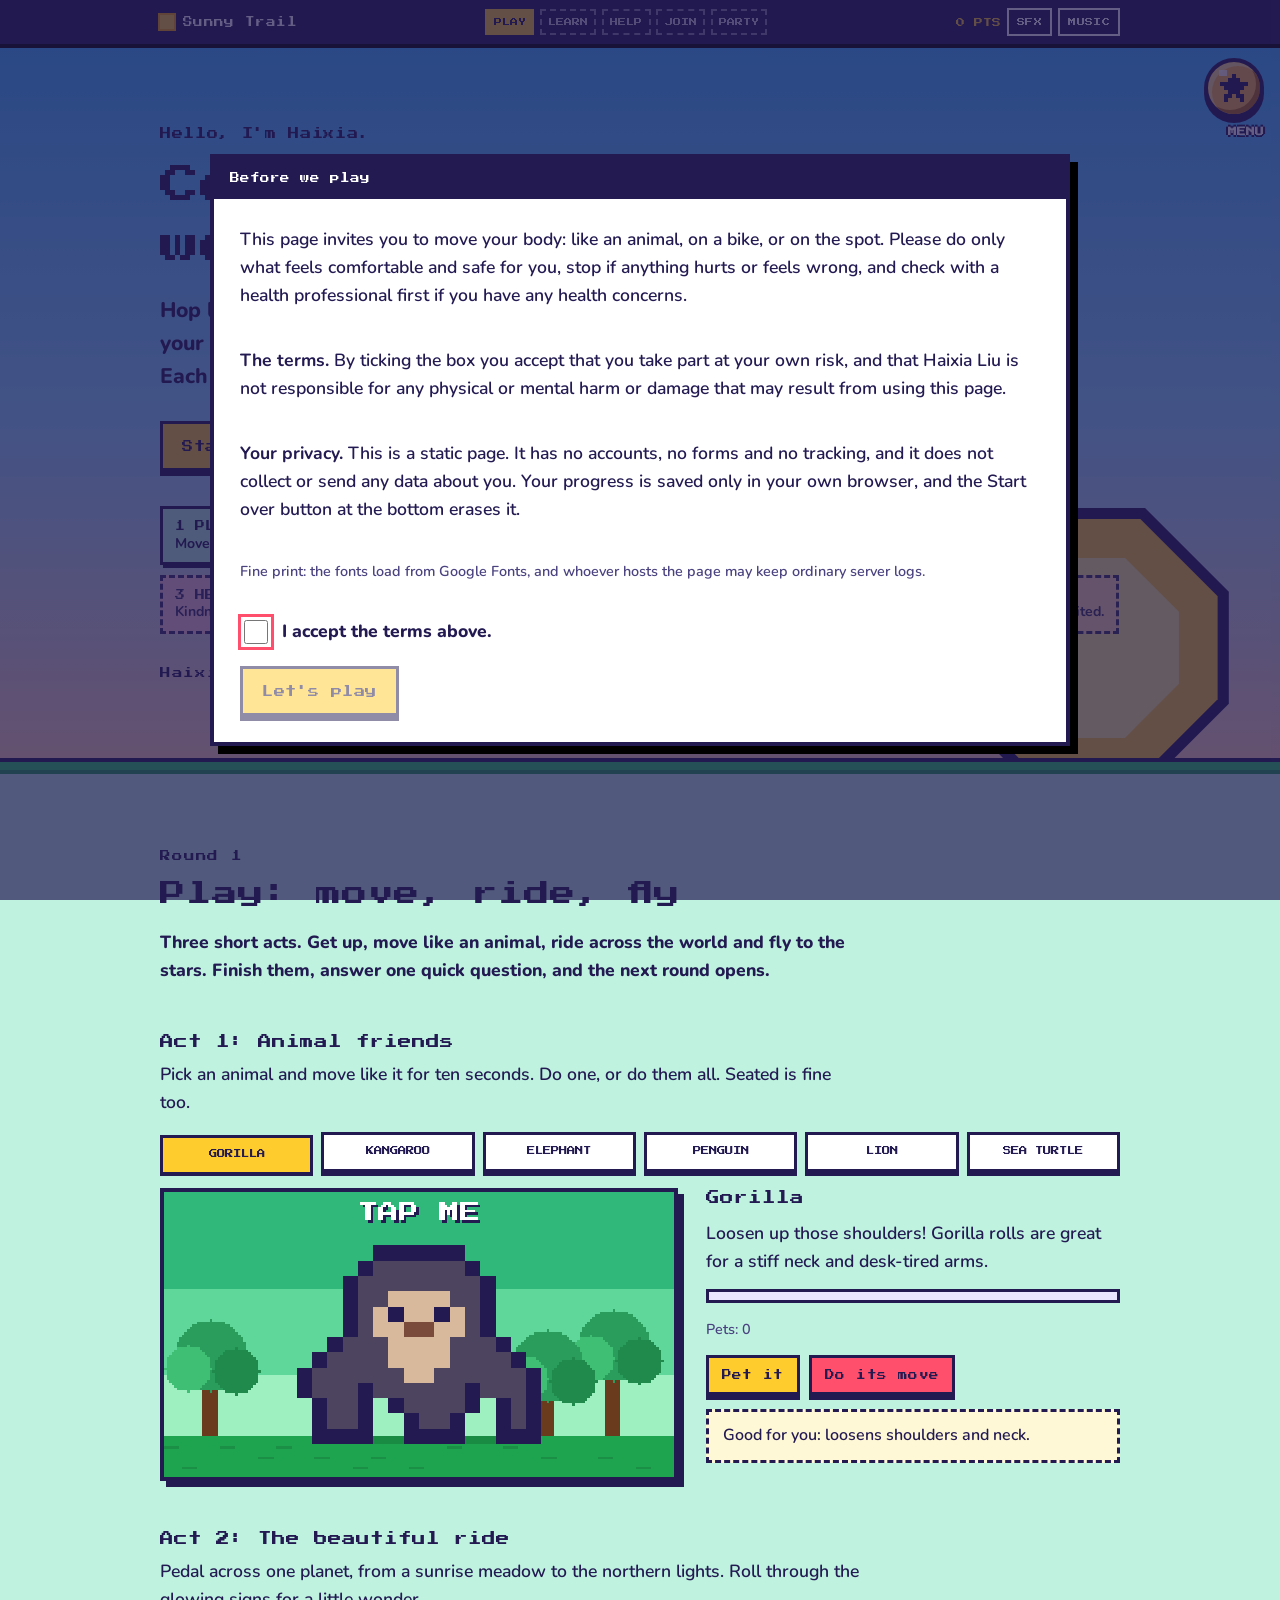
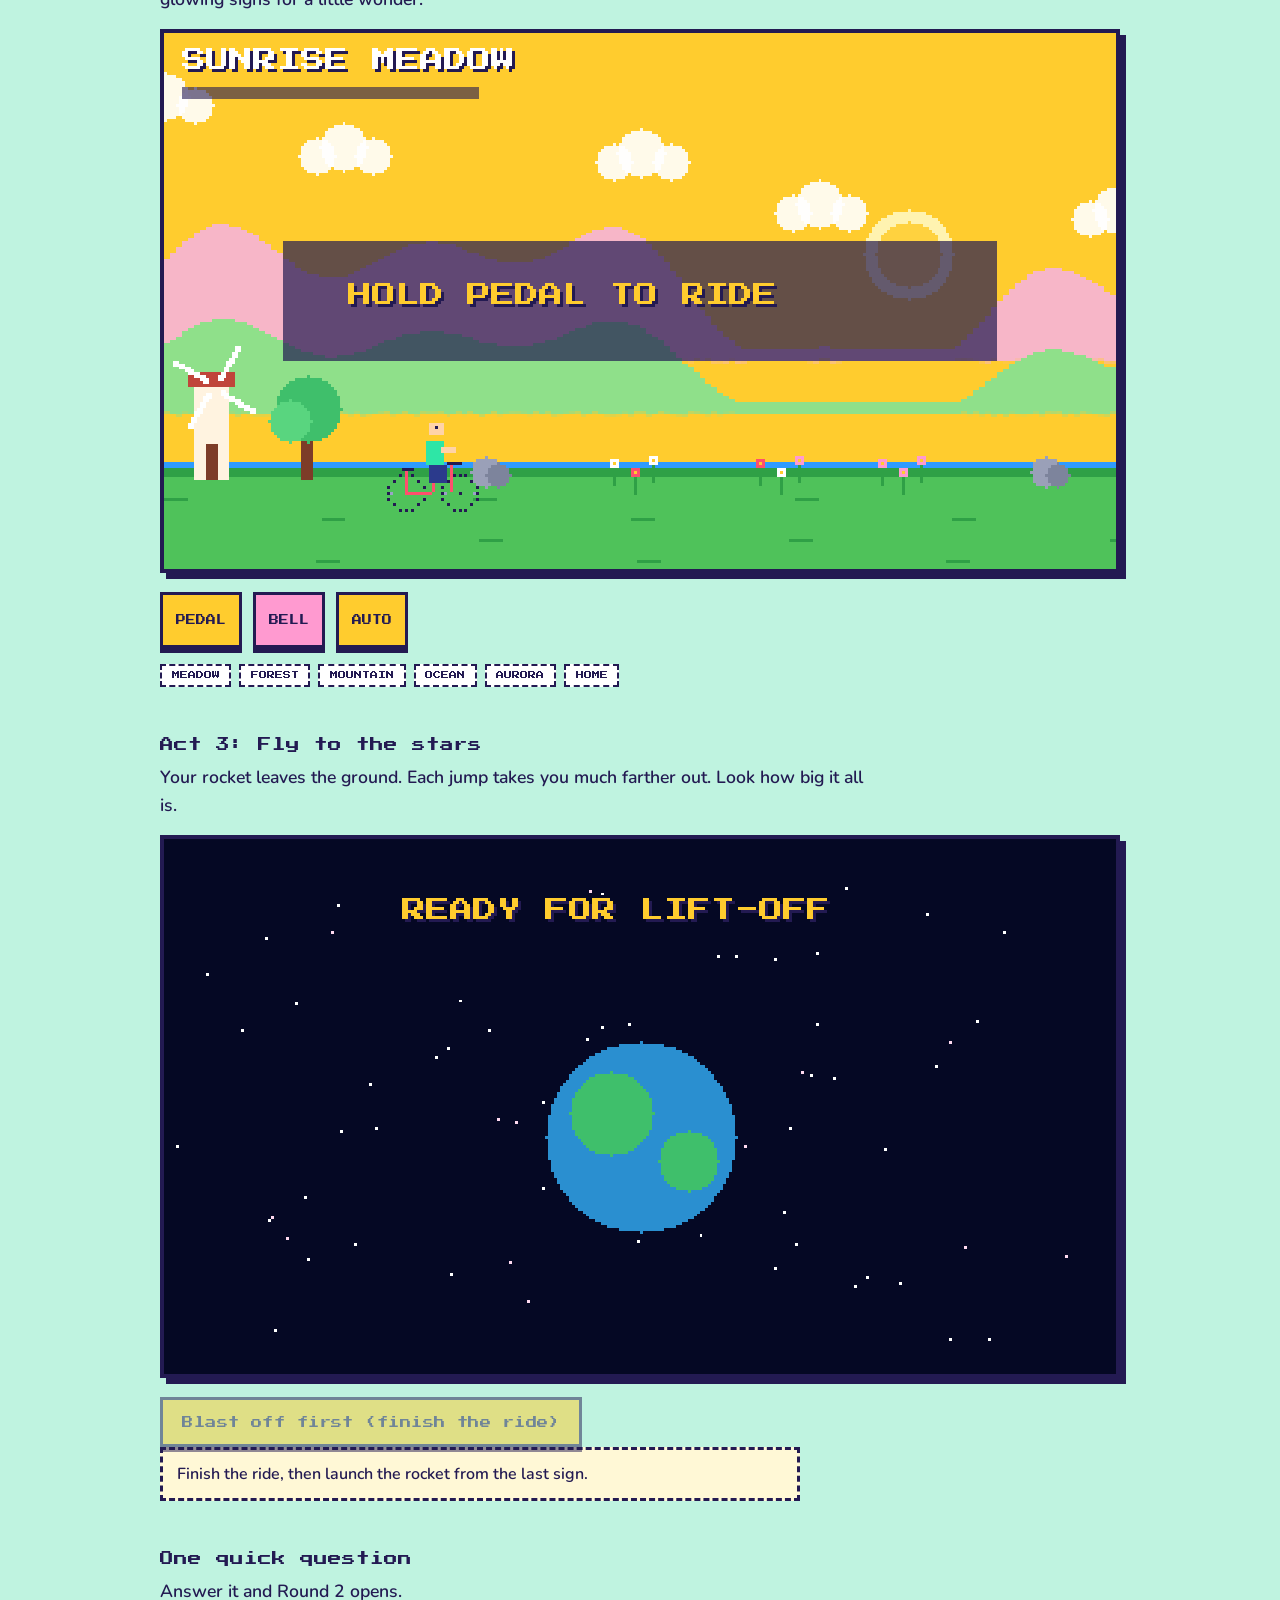
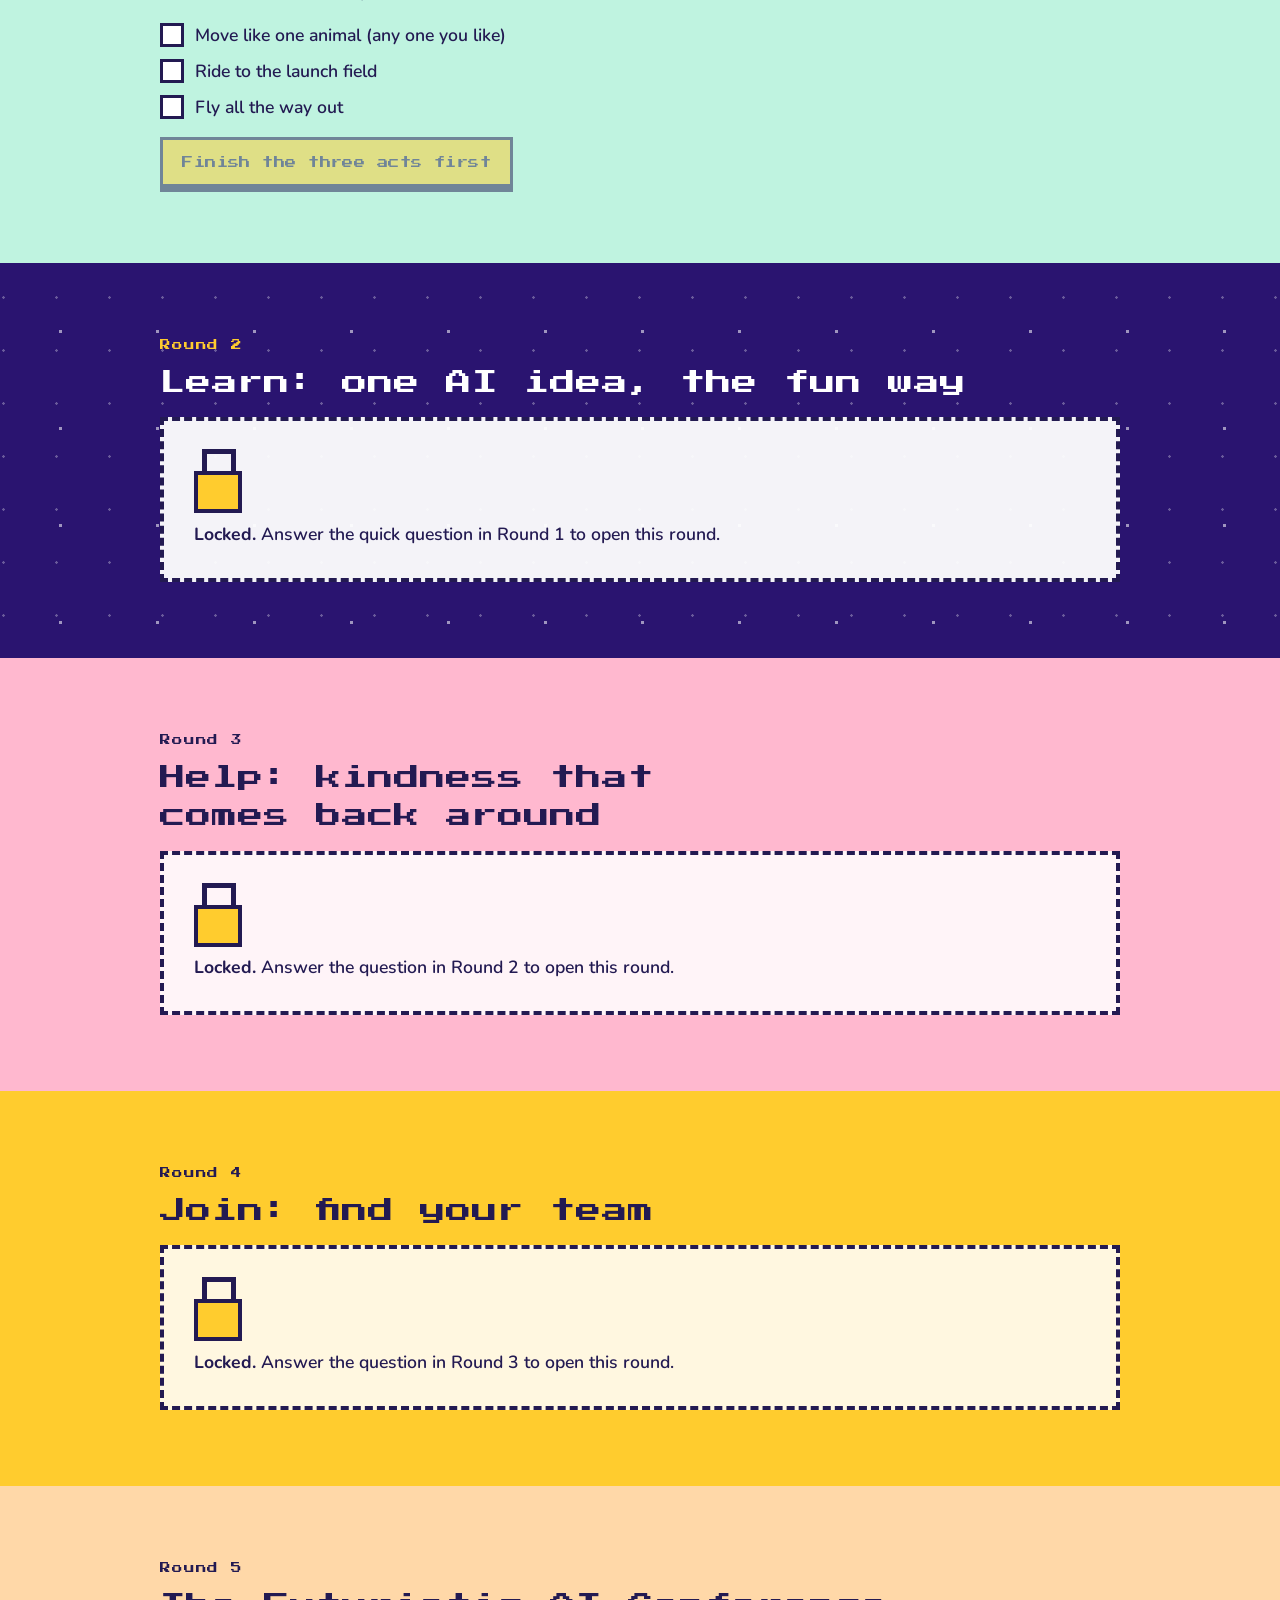
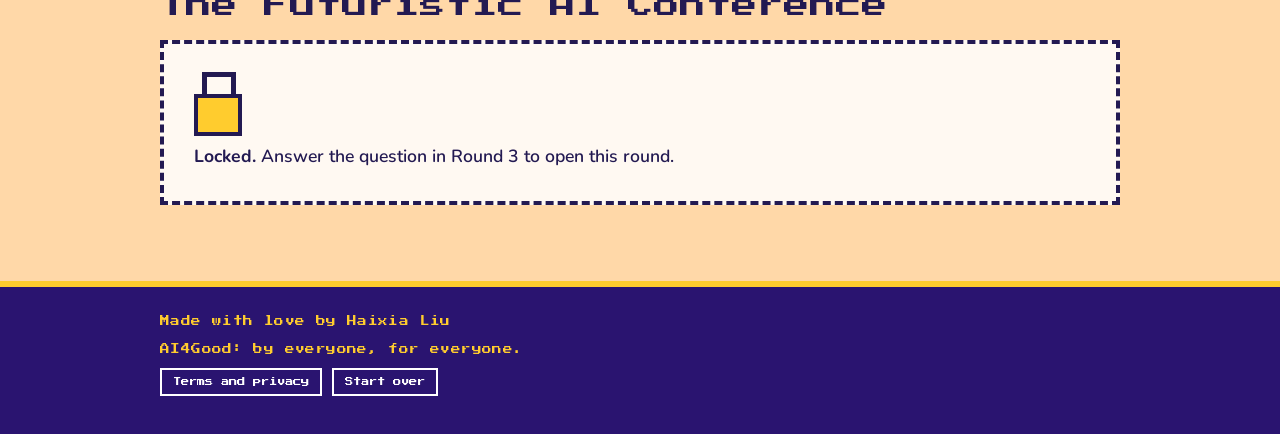
<file: index.html>
<!doctype html>
<html lang="en">
<head>
<meta charset="utf-8">
<meta name="viewport" content="width=device-width,initial-scale=1,viewport-fit=cover">
<meta name="description" content="Haixia Liu: a playful journey through animals, the world, the stars, AI ideas and kindness.">
<title>The Sunny Trail</title>
<link rel="preconnect" href="https://fonts.googleapis.com">
<link rel="preconnect" href="https://fonts.gstatic.com" crossorigin>
<link rel="stylesheet" href="https://fonts.googleapis.com/css2?family=Nunito:wght@600;700;800&family=Press+Start+2P&display=swap">
<style>
[hidden]{display:none!important}

/* Layout: four colour-banded chapters in a fixed order (Play, Learn, Help, Connect). Each chapter after the first sits behind a pixel padlock that opens only when the previous test is passed. One deliberate bright look. */
:root{
  color-scheme: light;
  --ink:#231a52;
  --paper:#ffffff;
  --sun:#ffcc2e;
  --sun-deep:#f0a500;
  --coral:#ff4f6d;
  --mint:#2ee6a6;
  --grape:#6a3df0;
  --grape-deep:#2a1470;
  --sky:#3fb6ff;
  --sky-2:#8fd8ff;
  --blush:#ffb8cf;
  --muted:#4b4380;
  --f-pixel:'Press Start 2P','Courier New',monospace;
  --f-body:'Nunito','Trebuchet MS',system-ui,sans-serif;
  --gutter:clamp(16px,4vw,40px);
}
*{box-sizing:border-box}
html{scroll-padding-top:64px}
@media (prefers-reduced-motion:no-preference){html{scroll-behavior:smooth}}
body{margin:0;background-color:var(--sky);color:var(--ink);font-family:var(--f-body);font-weight:600;font-size:1.1rem;line-height:1.6;-webkit-text-size-adjust:100%}
.wrap{max-width:1040px;margin-inline:auto;padding-inline:var(--gutter)}
.sr-only{position:absolute;width:1px;height:1px;margin:-1px;padding:0;overflow:hidden;clip:rect(0,0,0,0);white-space:nowrap;border:0}
a{color:var(--ink)}
:focus-visible{outline:3px solid var(--coral);outline-offset:3px}
h1,h2,h3,p{margin-top:0}

/* Top bar */
.hud{position:sticky;top:env(safe-area-inset-top,0px);z-index:20;background:var(--ink);color:#fff;border-bottom:4px solid #000}
.hud-in{display:flex;align-items:center;justify-content:space-between;flex-wrap:wrap;gap:.4rem .6rem;padding-block:.5rem}
.logo{display:inline-flex;align-items:center;gap:.55rem;font:400 .6rem var(--f-pixel);color:#fff;text-decoration:none;letter-spacing:.04em;white-space:nowrap}
.sunpix{width:14px;height:14px;background:var(--sun);box-shadow:0 0 0 2px var(--sun-deep);flex:none}
.pips{display:flex;gap:.35rem;list-style:none;margin:0;padding:0}
.pips a{display:block;min-width:34px;text-align:center;padding:.45rem .4rem;font:400 .5rem var(--f-pixel);color:#fff;text-decoration:none;border:2px solid rgba(255,255,255,.6)}
.pips a.open{background:var(--sun);border-color:var(--sun);color:var(--ink)}
.pips a.done{background:var(--mint);border-color:var(--mint);color:var(--ink)}
.pips a.locked{border-style:dashed;opacity:.75}
.hud-r{display:flex;align-items:center;gap:.4rem}
.pts{font:400 .55rem var(--f-pixel);color:var(--sun);white-space:nowrap}
.tog{font:400 .5rem var(--f-pixel);letter-spacing:.04em;padding:.5rem .5rem;border:2px solid #fff;background:transparent;color:#fff;cursor:pointer}
.tog[aria-pressed="true"]{background:var(--mint);border-color:var(--mint);color:var(--ink)}

/* Buttons */
.btn{display:inline-flex;align-items:center;justify-content:center;gap:.5rem;padding:.9rem 1.2rem;font:400 .7rem var(--f-pixel);letter-spacing:.04em;line-height:1.35;text-decoration:none;color:var(--ink);background:var(--paper);border:3px solid var(--ink);box-shadow:0 5px 0 var(--ink);cursor:pointer;transition:transform .08s ease,box-shadow .08s ease}
.btn:hover{transform:translateY(-1px)}
.btn:active{transform:translateY(4px);box-shadow:0 1px 0 var(--ink)}
.btn[disabled]{opacity:.5;cursor:not-allowed;transform:none;box-shadow:0 5px 0 var(--ink)}
.btn-sun{background:var(--sun)}
.btn-coral{background:var(--coral)}
.btn-mint{background:var(--mint)}
.btn-grape{background:var(--grape);color:#fff}
.btn-sm{padding:.65rem .8rem;font-size:.6rem}
.cta-row{display:flex;flex-wrap:wrap;gap:1rem 1.1rem}

/* Hero */
.hero{position:relative;overflow:hidden;background:linear-gradient(180deg,#3fb6ff 0%,#8fd8ff 52%,#ffd2b8 100%);padding-block:clamp(36px,7vw,80px) clamp(44px,7vw,76px)}
.hero-sky{position:absolute;inset:0;pointer-events:none}
.bigsun{position:absolute;right:clamp(-40px,4vw,60px);bottom:-30px;width:clamp(130px,24vw,280px);aspect-ratio:1/1;background:var(--ink);clip-path:polygon(30% 0,70% 0,100% 30%,100% 70%,70% 100%,30% 100%,0 70%,0 30%);display:grid;place-items:center}
.bigsun i{display:grid;place-items:center;width:92%;height:92%;background:var(--sun);clip-path:polygon(30% 0,70% 0,100% 30%,100% 70%,70% 100%,30% 100%,0 70%,0 30%)}
.bigsun b{display:block;width:70%;height:70%;background:#fff08a;clip-path:polygon(30% 0,70% 0,100% 30%,100% 70%,70% 100%,30% 100%,0 70%,0 30%)}
.cloud{position:absolute;opacity:.95}
.c1{top:8%;left:-140px;animation:drift 70s linear infinite}
.c2{top:34%;left:-140px;animation:drift 95s linear -40s infinite}
.c3{top:62%;left:-140px;animation:drift 120s linear -80s infinite}
@keyframes drift{to{transform:translateX(calc(100vw + 300px))}}
.hero-in{position:relative}
.kicker{margin:0 0 1rem;font:400 .7rem var(--f-pixel);letter-spacing:.06em}
h1{margin:0 0 1.2rem;font:400 clamp(1.25rem,4.6vw,2.5rem)/1.5 var(--f-pixel);text-wrap:balance;max-width:20ch}
.lede{margin:0 0 1.8rem;max-width:36em;font-size:clamp(1.12rem,2.2vw,1.32rem);font-weight:800;line-height:1.55}
.road{display:flex;flex-wrap:wrap;align-items:stretch;gap:.6rem;margin:2.2rem 0 0;padding:0;list-style:none}
.road li{padding:.6rem .75rem;border:3px solid var(--ink);background:var(--paper);box-shadow:3px 3px 0 var(--ink);min-width:0}
.road li b{display:block;font:400 .62rem var(--f-pixel);line-height:1.5}
.road li span{display:block;font-size:.88rem;line-height:1.35;font-weight:700}
.road li:nth-child(1){background:#b8f5dc}
.road li:nth-child(2){background:#e2d9ff}
.road li:nth-child(3){background:#ffc5d3}
.road li:nth-child(4){background:#fff08a}
.road li:nth-child(5){background:#ffd8a8}
.road li.locked{border-style:dashed;box-shadow:none;opacity:.88}
.sub{margin:1.8rem 0 0;font:400 .66rem var(--f-pixel);letter-spacing:.06em;line-height:1.8}

/* Chapters */
.ground-top{height:16px;background:#2fd06a;border-top:4px solid var(--ink);border-bottom:4px solid #1ea34f}
.chap{padding-block:clamp(40px,6vw,76px)}
.chap.play{background:#bff3e0}
.chap.learn{background-color:var(--grape-deep);background-image:radial-gradient(rgba(255,255,255,.55) 1.5px,transparent 2px),radial-gradient(rgba(255,255,255,.3) 1px,transparent 1.5px);background-size:97px 97px,53px 53px;background-position:12px 20px,30px 8px;color:#fff}
.chap.help{background:var(--blush)}
.chap.connect{background:var(--sun)}
.eyebrow{margin:0 0 .8rem;font:400 .66rem var(--f-pixel);letter-spacing:.08em}
.learn .eyebrow{color:var(--sun)}
h2{margin:0 0 1rem;font:400 clamp(1.05rem,2.8vw,1.6rem)/1.5 var(--f-pixel);text-wrap:balance}
h3{font:400 .85rem/1.55 var(--f-pixel);margin:0 0 .6rem}
.intro{max-width:40em;margin:0 0 1.6rem;font-weight:800}
.learn .intro{color:#ece7ff}
.panel{background:var(--paper);color:var(--ink);border:4px solid var(--ink);box-shadow:6px 6px 0 var(--ink);padding:clamp(16px,3vw,28px);min-width:0}
.learn .panel{border-color:#fff;box-shadow:6px 6px 0 #12083a}
.panel .eyebrow{color:var(--grape)}
.act{margin-top:clamp(28px,4vw,48px)}
.act>h3{margin-bottom:.4rem}
.act>p{max-width:40em;margin-bottom:1rem}
.chip{display:inline-block;flex:none;padding:.25rem .5rem;font:400 .5rem var(--f-pixel);border:2px solid var(--ink);color:var(--ink);background:#fff}
.chip.c-health,.chip.joy{background:var(--coral)}
.chip.c-ai{background:var(--sky)}
.chip.c-mind{background:var(--sun)}
.chip.help{background:#ff9ab0}
.chip.ok{background:var(--mint)}

/* Canvases */
.stage{position:relative;padding:0;overflow:hidden;background:#2f9bff}
canvas.px{display:block;width:100%;height:auto;image-rendering:pixelated;image-rendering:crisp-edges;outline:none;touch-action:none;background:#2f9bff}
#zoo{aspect-ratio:200/112}
#ride,#cosmos,#village{aspect-ratio:16/9}
.toast{position:absolute;left:8px;right:8px;bottom:8px;margin:0;padding:.5rem .75rem;background:var(--paper);color:var(--ink);border:3px solid var(--ink);box-shadow:3px 3px 0 var(--ink);font:800 clamp(.82rem,2.2vw,1rem)/1.35 var(--f-body)}
.toast:empty{display:none}
.over{position:absolute;inset:0;display:grid;place-content:center;justify-items:center;gap:1rem;padding:12px;text-align:center;background:rgba(35,26,82,.55);color:#fff}
.over .big{margin:0;font:400 clamp(.8rem,3.4vw,1.5rem)/1.5 var(--f-pixel);text-shadow:3px 3px 0 var(--ink)}
.over .small{margin:0;font:800 clamp(.8rem,2.2vw,1rem) var(--f-body);max-width:30em}

/* Animals */
.tabs{display:grid;grid-template-columns:repeat(6,minmax(0,1fr));gap:.5rem;margin:0 0 1rem}
.tab{position:relative;min-width:0;padding:.7rem .3rem;font:400 .52rem var(--f-pixel);line-height:1.4;color:var(--ink);background:var(--paper);border:3px solid var(--ink);box-shadow:0 4px 0 var(--ink);cursor:pointer;overflow-wrap:anywhere}
.tab[aria-selected="true"]{background:var(--sun);transform:translateY(3px);box-shadow:0 1px 0 var(--ink)}
.tab.done::after{content:"\2713";position:absolute;top:-10px;right:-6px;padding:.1rem .3rem;font:400 .55rem var(--f-pixel);background:var(--mint);border:2px solid var(--ink)}
.zoo-grid{display:grid;grid-template-columns:minmax(0,1.25fr) minmax(0,1fr);gap:clamp(16px,3vw,28px);align-items:start}
.zoo-side{display:grid;gap:.9rem;min-width:0}
.zoo-side p{margin:0}
.fact{padding:.7rem .9rem;background:#fff8d6;border:3px dashed var(--ink);font-size:1rem}
.meter{height:14px;background:#e9e5ff;border:3px solid var(--ink)}
.meter i{display:block;height:100%;width:0;background:var(--coral);transition:width .2s}
.chal{padding:.9rem;border:3px solid var(--ink);background:#e2d9ff;display:grid;gap:.6rem}
.chal .count{font:400 1.3rem var(--f-pixel);color:var(--coral)}
.btnrow{display:flex;flex-wrap:wrap;gap:.6rem}
.pad{display:flex;flex-wrap:wrap;justify-content:space-between;gap:.8rem 1.4rem;margin-top:1.2rem}
.padgrp{display:flex;gap:.7rem;flex-wrap:wrap}
.pbtn{min-width:72px;min-height:56px;padding:.4rem .8rem;font:400 .62rem var(--f-pixel);color:var(--ink);background:var(--sun);border:3px solid var(--ink);box-shadow:0 5px 0 var(--ink);cursor:pointer;touch-action:none;user-select:none;-webkit-user-select:none;-webkit-touch-callout:none}
.pbtn.alt{background:#ff9ad0}
.pbtn[aria-pressed="true"]{background:var(--mint)}
.pbtn.on,.pbtn:active{transform:translateY(4px);box-shadow:0 1px 0 var(--ink)}
.keys{margin:.8rem 0 0;font-size:1rem;color:var(--muted);max-width:44em}
.wonders{display:flex;flex-wrap:wrap;gap:.5rem;margin:1rem 0 0;padding:0;list-style:none}
.wonders li{padding:.35rem .6rem;font:400 .5rem var(--f-pixel);border:2px dashed var(--ink);background:#fff}
.wonders li.got{border-style:solid;background:var(--sun)}
.checklist{list-style:none;margin:0 0 1rem;padding:0;display:grid;gap:.5rem}
.checklist li{display:flex;gap:.7rem;align-items:center}
.checklist li::before{content:"";width:18px;height:18px;border:3px solid var(--ink);background:#fff;flex:none}
.checklist li.done::before{background:var(--mint)}

/* Quiz */
.quiz{display:grid;gap:1rem;margin-top:1.6rem}
.quiz h3{margin:0;font-size:clamp(.82rem,2.3vw,1.1rem)}
.qz-meta{display:flex;flex-wrap:wrap;align-items:center;gap:.7rem;margin:0;font:400 .56rem var(--f-pixel);color:var(--muted)}
.opts{display:grid;gap:.8rem}
.opt{display:block;width:100%;text-align:left;padding:.85rem 1rem;font:800 1.05rem/1.4 var(--f-body);color:var(--ink);background:var(--paper);border:3px solid var(--ink);box-shadow:0 4px 0 var(--ink);cursor:pointer}
.opt:hover:not([disabled]){background:#fff7cf}
.opt.good{background:#b9f7de}
.opt.bad{background:#ffd0d8}
.opt[disabled]{cursor:default}
.fb{margin:0;min-height:1.6em;font-weight:800}
.score{font:400 .8rem var(--f-pixel);line-height:1.6}
.missed{margin:0;padding-left:1.2rem;display:grid;gap:.4rem}

/* Locks */
.lockcard{display:grid;justify-items:start;gap:.9rem;padding:clamp(18px,3vw,30px);background:rgba(255,255,255,.85);color:var(--ink);border:4px dashed var(--ink)}
.learn .lockcard{background:rgba(255,255,255,.95)}
.lockcard p{margin:0;max-width:38em}
.padlock{width:40px;height:44px;position:relative;margin-top:10px}
.padlock::before{content:"";position:absolute;left:8px;top:-12px;width:24px;height:22px;border:5px solid var(--ink);border-bottom:0}
.padlock::after{content:"";position:absolute;left:0;top:10px;width:40px;height:34px;background:var(--sun);border:4px solid var(--ink)}

/* Learn */
.lr-card{display:grid;gap:1rem}
.lr-card .term{font:400 clamp(1rem,3vw,1.5rem)/1.4 var(--f-pixel);margin:0}
.lr-card .hook{font-weight:800;font-size:1.2rem;margin:0}
.lr-card .tech{padding:.7rem .9rem;background:#eee9ff;border-left:6px solid var(--grape);font-size:1rem;margin:0}
.demo{padding:1rem;border:3px solid var(--ink);background:#fff8d6;display:grid;gap:.8rem;min-width:0}
.demo canvas{display:block;width:100%;height:auto;background:#fff;border:3px solid var(--ink);aspect-ratio:2/1;touch-action:none}
.demo label{font:400 .56rem var(--f-pixel);display:block;line-height:1.7}
.demo input[type=range]{width:100%;accent-color:var(--grape)}
.demo .read{font-weight:800;font-size:1rem;margin:0}
.bars{display:grid;gap:.4rem}
.bar{display:grid;grid-template-columns:7.5em minmax(0,1fr) 3em;gap:.5rem;align-items:center;font-weight:800;font-size:.95rem}
.bar i{display:block;height:16px;background:var(--grape);border:2px solid var(--ink);width:0;transition:width .2s}
.toks{display:flex;flex-wrap:wrap;gap:.35rem}
.toks span{padding:.2rem .45rem;border:2px solid var(--ink);background:#c9f7e4;font:700 .95rem ui-monospace,Menlo,Consolas,monospace}
.toks span:nth-child(3n+2){background:#ffe0ec}
.toks span:nth-child(3n){background:#fff08a}
.demo input[type=text]{width:100%;padding:.6rem .8rem;border:3px solid var(--ink);font:700 1rem var(--f-body);color:var(--ink);background:#fff}
.sent{display:flex;flex-wrap:wrap;gap:.35rem}
.sent button{padding:.4rem .6rem;border:3px solid var(--ink);font:700 1rem var(--f-body);color:var(--ink);background:#fff;cursor:pointer}
.sent button[aria-pressed="true"]{outline:3px solid var(--coral)}
.emap{position:relative;height:260px;border:3px solid var(--ink);background:repeating-linear-gradient(0deg,#fff,#fff 24px,#f1ecff 25px)}
.emap button{position:absolute;transform:translate(-50%,-50%);padding:.2rem .45rem;border:2px solid var(--ink);font:700 .9rem var(--f-body);color:var(--ink);background:#fff;cursor:pointer}
.emap button.near{background:var(--sun)}
.emap button.sel{background:var(--coral)}
.book{display:grid;gap:.8rem;margin-top:1.8rem}
.book ul{list-style:none;margin:0;padding:0;display:flex;flex-wrap:wrap;gap:.5rem}
.book li{padding:.4rem .6rem;border:2px solid var(--ink);background:var(--sun);font:400 .5rem var(--f-pixel)}

/* Help */
.help-grid{display:grid;grid-template-columns:minmax(0,1.3fr) minmax(0,1fr);gap:clamp(16px,3vw,28px);align-items:start}
.acts{display:grid;grid-template-columns:repeat(3,minmax(0,1fr));gap:.6rem}
.acts .btn{padding:.8rem .3rem;font-size:.55rem}
.status{min-height:3.2em;font-weight:800}
.realacts{display:grid;gap:.6rem;margin:0;padding:0;list-style:none}
.realacts label{display:flex;gap:.7rem;align-items:flex-start;cursor:pointer}
.realacts input{width:22px;height:22px;accent-color:var(--coral);flex:none;margin-top:.15rem}

/* Connect */
.tiles{display:grid;grid-template-columns:repeat(5,minmax(0,1fr));gap:1rem 1.1rem;margin:0 0 1.6rem}
.tile{position:relative;min-height:76px;padding:.8rem .5rem;font:400 .62rem var(--f-pixel);line-height:1.4;color:var(--ink);background:var(--c,#fff);border:3px solid var(--ink);box-shadow:0 5px 0 var(--ink);cursor:pointer;overflow-wrap:anywhere}
.tile:hover{transform:translateY(-2px)}
.modal{position:fixed;inset:0;z-index:50;display:grid;place-items:center;padding:12px;background:rgba(35,26,82,.7)}
.sheet{width:min(860px,100%);max-height:calc(100% - 8px);overflow:auto;background:var(--paper);color:var(--ink);border:4px solid var(--ink);box-shadow:8px 8px 0 #000}
.sheet-top{display:flex;align-items:center;justify-content:space-between;gap:1rem;padding:.8rem 1rem;background:var(--ink);color:#fff;position:sticky;top:0;z-index:2}
.sheet-top b{font:400 .6rem var(--f-pixel);line-height:1.6}
.sheet-top .btn{padding:.5rem .7rem;font-size:.55rem;box-shadow:none}
.sheet-in{padding:clamp(14px,3vw,26px);display:grid;gap:1.2rem}
.sheet-in h3{font-size:clamp(.8rem,2.4vw,1.05rem)}
.stabs{display:flex;gap:.5rem;flex-wrap:wrap}
.stab{padding:.6rem .8rem;font:400 .55rem var(--f-pixel);color:var(--ink);background:#fff;border:3px solid var(--ink);cursor:pointer}
.stab[aria-selected="true"]{background:var(--sun)}
.cos{display:grid;gap:.9rem}
.co{padding:1rem;border:3px solid var(--ink);display:grid;gap:.6rem;background:var(--c,#fff)}
.co h4{margin:0;font:400 .72rem/1.5 var(--f-pixel)}
.co p{margin:0}
.co .tag{font-size:.9rem;font-weight:800}
.hired{padding:1rem;background:#b9f7de;border:3px solid var(--ink);display:grid;gap:.5rem}
.fine{font-size:.9rem;color:var(--muted)}

footer{background:var(--grape-deep);color:#fff;border-top:6px solid var(--sun)}
footer .wrap{padding-block:1.6rem 2.4rem;display:grid;gap:.6rem;justify-items:start}
footer p{margin:0}
footer .px{font:400 .6rem var(--f-pixel);line-height:1.9;letter-spacing:.04em;color:var(--sun)}
.reset{font:400 .52rem var(--f-pixel);padding:.5rem .7rem;background:transparent;border:2px solid #fff;cursor:pointer;color:#fff}


.chap.conf{background:#ffd8a8}
.slogan{margin:0 0 .8rem;font:400 clamp(.8rem,2.4vw,1.15rem)/1.6 var(--f-pixel);color:var(--coral);text-shadow:2px 2px 0 var(--ink)}
.cf-rooms{display:grid;grid-template-columns:repeat(3,minmax(0,1fr));gap:1rem;margin:1.4rem 0}
.room{display:grid;gap:.6rem;align-content:start;padding:.9rem;border:4px solid var(--ink);background:#fff;box-shadow:5px 5px 0 var(--ink);min-width:0}
.room[data-sel="true"]{background:#fff7cf;outline:4px solid var(--coral);outline-offset:2px}
.room h4{margin:0;font:400 .62rem/1.5 var(--f-pixel)}
.room .topic{margin:0;font-weight:800;font-size:.98rem;min-height:3.6em;overflow-wrap:anywhere}
.room .topic.empty{color:var(--muted);font-weight:700}
.seats{display:flex;gap:.4rem;flex-wrap:wrap;min-height:70px}
.seat{width:52px;height:70px;border:3px dashed var(--ink);background:#f3efff;display:grid;place-items:center;padding:0;cursor:pointer}
.seat.full{border-style:solid;background:#fff}
.fig{display:block;width:48px;height:66px;image-rendering:pixelated}
.cf-box{margin-top:1.2rem;display:grid;gap:.9rem}
.cf-box h3{margin:0}
.cf-own{display:grid;grid-template-columns:minmax(0,1fr) auto;gap:.5rem .6rem;align-items:end}
.cf-own label{grid-column:1/-1;font:400 .56rem var(--f-pixel);line-height:1.7}
.cf-own input{min-width:0;padding:.65rem .8rem;border:3px solid var(--ink);font:700 1rem var(--f-body);color:var(--ink);background:#fff}
.cf-guests{display:flex;flex-wrap:wrap;gap:.6rem}
.guest{display:grid;justify-items:center;gap:.2rem;padding:.4rem .5rem;min-width:84px;border:3px solid var(--ink);background:#fff;color:var(--ink);cursor:pointer;font:400 .46rem/1.5 var(--f-pixel)}
.guest[aria-pressed="true"]{background:var(--sun);transform:translateY(3px)}
.cf-card{display:grid;gap:.6rem;padding:1rem;border:3px solid var(--ink);background:#fff8d6}
.cf-card h4{margin:0;font:400 .72rem/1.5 var(--f-pixel)}
.cf-card p{margin:0}
.says{display:grid;gap:.6rem}
.say{padding:.7rem .9rem;border:3px solid var(--ink);background:#e9f9ff;position:relative}
.say b{font:400 .56rem var(--f-pixel);display:block;margin-bottom:.25rem}
.say.yes{background:#c9f7e4}
.slide{padding:1rem;border:3px solid var(--ink);background:#e2d9ff;font-weight:800;font-size:1.1rem}
.aud{display:flex;flex-wrap:wrap;gap:.6rem}
.agree{display:flex;gap:.7rem;align-items:flex-start;cursor:pointer;font-weight:800}
.agree input{width:24px;height:24px;accent-color:var(--coral);flex:none}
#cf-hall{aspect-ratio:320/90}
@media (max-width:820px){.cf-rooms{grid-template-columns:1fr}}
@media (max-width:560px){.hud-r{width:100%;justify-content:space-between}.logo span.nm{display:none}}

@media (max-width:820px){
  .zoo-grid,.help-grid{grid-template-columns:1fr}
  .tiles{grid-template-columns:repeat(2,minmax(0,1fr))}
  .tabs{grid-template-columns:repeat(3,minmax(0,1fr))}
}
@media (max-width:480px){
  .logo span.nm{display:none}
  .tog{font-size:.46rem;padding:.45rem .4rem}
  .acts{grid-template-columns:repeat(2,minmax(0,1fr))}
  .bar{grid-template-columns:5.5em minmax(0,1fr) 2.6em}
}
@media (prefers-reduced-motion:reduce){
  *,*::before,*::after{animation:none!important;transition:none!important}
  .c1{left:6%}.c2{left:52%}.c3{left:24%}
}
</style>
</head>
<body>

<header class="hud">
  <div class="wrap hud-in">
    <a class="logo" href="#top"><span class="sunpix"></span><span class="nm">Sunny Trail</span></a>
    <ul class="pips" id="pips" aria-label="Your path">
      <li><a href="#play" data-stage="play" class="open">PLAY</a></li>
      <li><a href="#learn" data-stage="learn" class="locked">LEARN</a></li>
      <li><a href="#help" data-stage="help" class="locked">HELP</a></li>
      <li><a href="#connect" data-stage="connect" class="locked">JOIN</a></li>
      <li><a href="#conf" data-stage="conf" class="locked">PARTY</a></li>
    </ul>
    <div class="hud-r">
      <span class="pts" id="pts" aria-label="Joy points">0 PTS</span>
      <button type="button" class="tog" id="t-sfx" aria-pressed="false">SFX</button>
      <button type="button" class="tog" id="t-mus" aria-pressed="false">MUSIC</button>
    </div>
  </div>
</header>

<main>
  <section class="hero" id="top">
    <div class="hero-sky" aria-hidden="true">
      <div class="bigsun"><i><b></b></i></div>
      <svg class="cloud c1" viewBox="0 0 56 24" width="112" height="48" shape-rendering="crispEdges"><g fill="#fff"><rect x="12" y="0" width="20" height="4"/><rect x="8" y="4" width="32" height="4"/><rect x="0" y="8" width="56" height="8"/><rect x="4" y="16" width="48" height="4"/></g><rect x="4" y="20" width="48" height="4" fill="#d6f1ff"/></svg>
      <svg class="cloud c2" viewBox="0 0 56 24" width="84" height="36" shape-rendering="crispEdges"><g fill="#fff"><rect x="12" y="0" width="20" height="4"/><rect x="8" y="4" width="32" height="4"/><rect x="0" y="8" width="56" height="8"/><rect x="4" y="16" width="48" height="4"/></g><rect x="4" y="20" width="48" height="4" fill="#d6f1ff"/></svg>
      <svg class="cloud c3" viewBox="0 0 56 24" width="140" height="60" shape-rendering="crispEdges"><g fill="#fff"><rect x="12" y="0" width="20" height="4"/><rect x="8" y="4" width="32" height="4"/><rect x="0" y="8" width="56" height="8"/><rect x="4" y="16" width="48" height="4"/></g><rect x="4" y="20" width="48" height="4" fill="#d6f1ff"/></svg>
    </div>
    <div class="wrap hero-in">
      <p class="kicker">Hello, I'm Haixia.</p>
      <h1>Come and play. The world is wonderful.</h1>
      <p class="lede">Hop like a kangaroo, ride across the world and fly to the stars. I care about your health, so let's get moving, have fun, and see where the trail leads. Each round ends with one quick question that opens the next.</p>
      <div class="cta-row">
        <a class="btn btn-sun" href="#play" id="hero-go">Start playing</a>
      </div>
      <ol class="road" id="roadmap" aria-label="The four rounds">
        <li data-stage="play"><b>1 PLAY</b><span>Move like animals, ride the world, fly to the stars.</span></li>
        <li data-stage="learn" class="locked"><b>2 LEARN</b><span>One AI idea a visit, explained with toys.</span></li>
        <li data-stage="help" class="locked"><b>3 HELP</b><span>Kindness that always comes back around.</span></li>
        <li data-stage="connect" class="locked"><b>4 JOIN</b><span>Find your team and your opportunities.</span></li>
        <li data-stage="conf" class="locked"><b>5 PARTY</b><span>The Futuristic AI Conference. Everyone is invited.</span></li>
      </ol>
      <p class="sub">Haixia Liu</p>
    </div>
  </section>

  <div class="ground-top" aria-hidden="true"></div>

  <!-- ================= PLAY ================= -->
  <section class="chap play" id="play">
    <div class="wrap">
      <p class="eyebrow">Round 1</p>
      <h2>Play: move, ride, fly</h2>
      <p class="intro">Three short acts. Get up, move like an animal, ride across the world and fly to the stars. Finish them, answer one quick question, and the next round opens.</p>

      <div class="act" id="act-zoo">
        <h3>Act 1: Animal friends</h3>
        <p>Pick an animal and move like it for ten seconds. Do one, or do them all. Seated is fine too.</p>
        <div class="tabs" id="zoo-tabs" role="tablist" aria-label="Animals"></div>
        <div class="zoo-grid">
          <div class="panel stage"><canvas id="zoo" class="px" width="200" height="112" tabindex="0" aria-label="Animal pen. Tap the animal to pet it."></canvas></div>
          <div class="zoo-side">
            <div>
              <h3 id="an-name">Gorilla</h3>
              <p id="an-line"></p>
            </div>
            <div class="meter" aria-hidden="true"><i id="an-meter"></i></div>
            <p class="fine" id="an-pets">Pets: 0 of 5</p>
            <div class="btnrow">
              <button type="button" class="btn btn-sun btn-sm" id="an-pet">Pet it</button>
              <button type="button" class="btn btn-coral btn-sm" id="an-move">Do its move</button>
                          </div>
            <div class="chal" id="chal" hidden>
              <p id="chal-text"></p>
              <div class="count" id="chal-count" aria-live="off"></div>
              <button type="button" class="btn btn-sun btn-sm" id="chal-done" hidden>I did it!</button>
            </div>
            <p class="fact" id="an-fact"></p>
          </div>
        </div>
      </div>

      <div class="act" id="act-ride">
        <h3>Act 2: The beautiful ride</h3>
        <p>Pedal across one planet, from a sunrise meadow to the northern lights. Roll through the glowing signs for a little wonder.</p>
        <div class="panel stage">
          <canvas id="ride" class="px" width="320" height="180" tabindex="0" aria-label="Side-scrolling bicycle ride through meadow, forest, mountains, coast and arctic night."></canvas>
          <p class="toast" id="ride-toast" role="status" aria-live="polite"></p>
        </div>
        <div class="pad">
          <div class="padgrp">
            <button type="button" class="pbtn" id="r-pedal" aria-label="Pedal, hold to ride">PEDAL</button>
            <button type="button" class="pbtn alt" id="r-bell" aria-label="Ring the bell">BELL</button>
            <button type="button" class="pbtn" id="r-auto" aria-pressed="false">AUTO</button>
          </div>
          <div class="padgrp"><button type="button" class="btn btn-coral" id="r-launch" hidden>Launch the rocket</button></div>
        </div>
        <ul class="wonders" id="wonders" aria-label="Wonders collected"></ul>
      </div>

      <div class="act" id="act-cosmos">
        <h3>Act 3: Fly to the stars</h3>
        <p>Your rocket leaves the ground. Each jump takes you much farther out. Look how big it all is.</p>
        <div class="panel stage">
          <canvas id="cosmos" class="px" width="320" height="180" tabindex="0" aria-label="Zoom out from Earth through the Moon, Sun, solar system, galaxy and the whole universe."></canvas>
        </div>
        <div class="pad">
          <div class="padgrp"><button type="button" class="btn btn-sun" id="c-next" disabled>Blast off first (finish the ride)</button></div>
        </div>
        <p class="fact" id="c-fact" role="status" aria-live="polite">Finish the ride, then launch the rocket from the last sign.</p>
      </div>

      <div class="act" id="act-test">
        <h3>One quick question</h3>
        <p>Answer it and Round 2 opens.</p>
        <ul class="checklist" id="play-check">
          <li id="ck-zoo">Move like one animal (any one you like)</li>
          <li id="ck-ride">Ride to the launch field</li>
          <li id="ck-cosmos">Fly all the way out</li>
        </ul>
        <button type="button" class="btn btn-sun" id="play-test-btn" disabled>Take the quick question</button>
        <div class="panel quiz" id="quiz-play" hidden></div>
      </div>
    </div>
  </section>

  <!-- ================= LEARN ================= -->
  <section class="chap learn" id="learn">
    <div class="wrap">
      <p class="eyebrow">Round 2</p>
      <h2>Learn: one AI idea, the fun way</h2>
      <div class="lockcard" id="lock-learn">
        <div class="padlock" aria-hidden="true"></div>
        <p><b>Locked.</b> Answer the quick question in Round 1 to open this round.</p>
      </div>
      <div id="body-learn" hidden>
        <p class="intro">Every visit hands you one random AI idea, with a toy to play with. Play, then answer one question to move on. Want more? Ask for another idea.</p>
        <div class="panel" id="lr-panel">
          <p class="qz-meta"><span class="chip c-ai" id="lr-tag"></span><span id="lr-meta"></span></p>
          <div class="lr-card" id="lr-card"></div>
          <div class="btnrow" id="lr-actions"></div>
        </div>
        <div class="panel quiz" id="quiz-learn" hidden></div>
        <div class="panel book" id="jargon">
          <h3 style="margin:0">Your jargon book</h3>
          <p class="fine" id="jargon-count"></p>
          <ul id="jargon-list"></ul>
        </div>
      </div>
    </div>
  </section>

  <!-- ================= HELP ================= -->
  <section class="chap help" id="help">
    <div class="wrap">
      <p class="eyebrow">Round 3</p>
      <h2>Help: kindness that comes back around</h2>
      <div class="lockcard" id="lock-help">
        <div class="padlock" aria-hidden="true"></div>
        <p><b>Locked.</b> Answer the question in Round 2 to open this round.</p>
      </div>
      <div id="body-help" hidden>
        <p class="intro">In this village nothing is free: whoever you help is invited to help someone else. Listen to what each neighbour needs, and watch the kindness travel. I care about people who are unwell, and I believe AI can help them when many kinds of people build it together.</p>
        <div class="help-grid">
          <div class="panel stage"><canvas id="village" class="px" width="320" height="180" tabindex="0" aria-label="A village of six neighbours who each need something."></canvas><p class="toast" id="vtoast" role="status" aria-live="polite"></p></div>
          <div class="zoo-side">
            <h3 id="hp-title">Pick a neighbour</h3>
            <p class="status" id="hp-status">Tap someone, read what they need, then choose how to help.</p>
            <div class="acts" id="hp-acts"></div>
            <p class="fine" id="hp-chain"></p>
          </div>
        </div>
        <div class="act">
          <h3>Try it for real today</h3>
          <p>Tick what you actually do. Each one is worth points here, and a lot more outside.</p>
          <ul class="realacts" id="realacts"></ul>
        </div>
        <div class="act">
          <h3>One quick question</h3>
          <p>Answer it and the last two rounds open.</p>
          <button type="button" class="btn btn-sun" id="help-test-btn" disabled>Finish the village first</button>
          <div class="panel quiz" id="quiz-help" hidden></div>
        </div>
      </div>
    </div>
  </section>

  <!-- ================= CONNECT ================= -->
  <section class="chap connect" id="connect">
    <div class="wrap">
      <p class="eyebrow">Round 4</p>
      <h2>Join: find your team</h2>
      <div class="lockcard" id="lock-connect">
        <div class="padlock" aria-hidden="true"></div>
        <p><b>Locked.</b> Answer the question in Round 3 to open this round.</p>
      </div>
      <div id="body-connect" hidden>
        <p class="intro">You do not need me for this. Choose who you are, and a small world of pretend organisations opens, each hiring people like you for good-hearted work. Try an interview, find a teammate with a different gift, and see where you fit. Nothing here asks for your details.</p>
        <div class="tiles" id="tiles"></div>
        <p class="fine" id="connect-note"></p>
        <div id="community" hidden></div>
      </div>
    </div>
  </section>

  <!-- ================= CONFERENCE ================= -->
  <section class="chap conf" id="conf">
    <div class="wrap">
      <p class="eyebrow">Round 5</p>
      <h2>The Futuristic AI Conference</h2>
      <div class="lockcard" id="lock-conf">
        <div class="padlock" aria-hidden="true"></div>
        <p><b>Locked.</b> Answer the question in Round 3 to open this round.</p>
      </div>
      <div id="body-conf" hidden>
        <p class="slogan">AI4Good: by everyone, for everyone.</p>
        <p class="intro">Welcome to the one AI conference where every badge is welcome. Farmers, doctors, grandparents, children, even aliens. You are the organiser: toss a topic into a room, seat some guests, and hear what they really think.</p>
        <div class="panel stage"><canvas id="cf-hall" class="px" width="320" height="90" aria-label="The conference hall with bunting and guests."></canvas></div>

        <div class="cf-rooms" id="cf-rooms"></div>

        <div class="panel cf-box">
          <h3>1. Throw a topic into <span id="cf-sel-name">Room 1</span></h3>
          <div class="btnrow">
            <button type="button" class="btn btn-sun btn-sm" id="cf-throw">Throw a surprise topic</button>
          </div>
          <div class="cf-own">
            <label for="cf-own">Or write your own</label>
            <input id="cf-own" type="text" maxlength="120" placeholder="What should AI do for people?" autocomplete="off">
            <button type="button" class="btn btn-sm" id="cf-add">Throw it in</button>
          </div>
        </div>

        <div class="panel cf-box">
          <h3>2. Invite guests</h3>
          <p class="fine">Tap a guest to hear their story. Then seat them in a room.</p>
          <div class="cf-guests" id="cf-guests"></div>
          <div class="cf-card" id="cf-card" hidden></div>
        </div>

        <div class="panel cf-box" id="cf-stage" hidden></div>

        <div class="cta-row">
          <button type="button" class="btn btn-coral" id="cf-party" disabled>Close with a celebration</button>
        </div>
        <p class="fine" id="cf-note">Run at least one session, then celebrate together.</p>
      </div>
    </div>
  </section>
</main>

<div class="modal" id="modal" hidden role="dialog" aria-modal="true" aria-labelledby="modal-title">
  <div class="sheet">
    <div class="sheet-top"><b id="modal-title">The Commons</b><button type="button" class="btn" id="modal-close">Close</button></div>
    <div class="sheet-in" id="modal-body"></div>
  </div>
</div>


<div class="modal" id="terms" hidden role="dialog" aria-modal="true" aria-labelledby="terms-title">
  <div class="sheet">
    <div class="sheet-top"><b id="terms-title">Before we play</b></div>
    <div class="sheet-in">
      <p>This page invites you to move your body: like an animal, on a bike, or on the spot. Please do only what feels comfortable and safe for you, stop if anything hurts or feels wrong, and check with a health professional first if you have any health concerns.</p>
      <p><b>The terms.</b> By ticking the box you accept that you take part at your own risk, and that Haixia Liu is not responsible for any physical or mental harm or damage that may result from using this page.</p>
      <p><b>Your privacy.</b> This is a static page. It has no accounts, no forms and no tracking, and it does not collect or send any data about you. Your progress is saved only in your own browser, and the Start over button at the bottom erases it.</p>
      <p class="fine">Fine print: the fonts load from Google Fonts, and whoever hosts the page may keep ordinary server logs.</p>
      <label class="agree" for="terms-ok"><input type="checkbox" id="terms-ok"><span>I accept the terms above.</span></label>
      <div class="cta-row"><button type="button" class="btn btn-sun" id="terms-go" disabled>Let's play</button></div>
    </div>
  </div>
</div>

<footer>
  <div class="wrap">
    <p class="px">Made with love by Haixia Liu</p>
    <p class="px">AI4Good: by everyone, for everyone.</p>
    <div class="btnrow"><button type="button" class="reset" id="terms-open">Terms and privacy</button><button type="button" class="reset" id="reset-all">Start over</button></div>
  </div>
</footer>
<script>
(function () {
  'use strict';
  var $ = function (s, r) { return (r || document).querySelector(s); };
  var $$ = function (s, r) { return Array.prototype.slice.call((r || document).querySelectorAll(s)); };
  var reduce = !!(window.matchMedia && window.matchMedia('(prefers-reduced-motion: reduce)').matches);
  var INK = '#231a52';
  function shuffle(a) { a = a.slice(); for (var i = a.length - 1; i > 0; i--) { var j = Math.floor(Math.random() * (i + 1)), t = a[i]; a[i] = a[j]; a[j] = t; } return a; }
  function pick(a) { return a[Math.floor(Math.random() * a.length)]; }
  function el(tag, cls, text) { var e = document.createElement(tag); if (cls) e.className = cls; if (text != null) e.textContent = text; return e; }
  function scrollTo(node, block) {
    try { node.scrollIntoView({ behavior: reduce ? 'auto' : 'smooth', block: block || 'start' }); } catch (e) {}
  }
  function focusSoft(node) { try { node.focus({ preventScroll: true }); } catch (e) { try { node.focus(); } catch (x) {} } }

  /* =============== SAVED PROGRESS (this browser only) =============== */
  var KEY = 'sunny-trail-v4';
  function defaults() {
    return { pts: 0, pets: {}, moved: {}, pledged: {}, wonders: {}, rideDone: false, cosmosDone: false,
             pass: { play: false, learn: false, help: false }, mastered: [], real: {}, villageDone: false, bestRide: 0, hired: {}, role: false, teamed: false, accepted: false, partied: false };
  }
  function load() {
    var d = defaults(), s = null;
    try { s = JSON.parse(window.localStorage.getItem(KEY)); } catch (e) { s = null; }
    if (!s || typeof s !== 'object') return d;
    if (typeof s.pts === 'number' && s.pts >= 0 && s.pts < 1e6) d.pts = Math.floor(s.pts);
    ['pets', 'moved', 'pledged', 'wonders', 'real', 'hired'].forEach(function (k) { if (s[k] && typeof s[k] === 'object' && !Array.isArray(s[k])) d[k] = s[k]; });
    d.role = s.role === true; d.teamed = s.teamed === true; d.accepted = s.accepted === true; d.partied = s.partied === true; d.rideDone = s.rideDone === true; d.cosmosDone = s.cosmosDone === true; d.villageDone = s.villageDone === true;
    if (typeof s.bestRide === 'number') d.bestRide = s.bestRide;
    if (s.pass && typeof s.pass === 'object') { d.pass.play = s.pass.play === true; d.pass.learn = s.pass.learn === true; d.pass.help = s.pass.help === true; }
    if (Array.isArray(s.mastered)) d.mastered = s.mastered.filter(function (x) { return typeof x === 'number'; });
    return d;
  }
  var ST = load();
  function save() { try { window.localStorage.setItem(KEY, JSON.stringify(ST)); } catch (e) {} }

  /* =============== SOUND (synthesised, no samples) =============== */
  var Snd = (function () {
    var ctx = null, master = null, sfx = null, mus = null;
    var sfxOn = false, musOn = false, timer = null, running = false, step = 0, nextT = 0;
    var SD = 60 / 128 / 2;
    var LEAD = [659,0,784,659, 587,0,523,0,  659,0,784,880, 784,0,659,0,
                880,0,784,659, 587,659,784,0, 659,587,523,0, 587,0,523,0];
    var BASS = [131,0,131,0, 131,0,131,0,  98,0,98,0, 98,0,98,0,
                110,0,110,0, 110,0,110,0,  87,0,87,0, 87,0,87,0];
    function unlock() {
      if (!ctx) {
        var AC = window.AudioContext || window.webkitAudioContext;
        if (!AC) return false;
        try { ctx = new AC(); } catch (e) { ctx = null; return false; }
        master = ctx.createGain(); master.gain.value = 0.7; master.connect(ctx.destination);
        sfx = ctx.createGain(); sfx.gain.value = sfxOn ? 1 : 0; sfx.connect(master);
        mus = ctx.createGain(); mus.gain.value = musOn ? 0.4 : 0; mus.connect(master);
      }
      if (ctx.state === 'suspended' && ctx.resume) { try { ctx.resume(); } catch (e) {} }
      if (musOn) startMusic();
      return true;
    }
    function tone(dest, f, t, d, type, v, to) {
      var o = ctx.createOscillator(), g = ctx.createGain();
      o.type = type || 'square';
      o.frequency.setValueAtTime(f, t);
      if (to) o.frequency.exponentialRampToValueAtTime(to, t + d);
      g.gain.setValueAtTime(v || 0.12, t);
      g.gain.exponentialRampToValueAtTime(0.0001, t + d);
      o.connect(g); g.connect(dest);
      o.start(t); o.stop(t + d + 0.03);
    }
    function noise(dest, t, d, v, f0, f1, type) {
      var len = Math.floor(ctx.sampleRate * d), buf = ctx.createBuffer(1, len, ctx.sampleRate), data = buf.getChannelData(0), i;
      for (i = 0; i < len; i++) data[i] = (Math.random() * 2 - 1) * (1 - i / len);
      var src = ctx.createBufferSource(), f = ctx.createBiquadFilter(), g = ctx.createGain();
      src.buffer = buf; f.type = type || 'lowpass'; f.frequency.setValueAtTime(f0, t);
      if (f1) f.frequency.exponentialRampToValueAtTime(f1, t + d);
      g.gain.value = v;
      src.connect(f); f.connect(g); g.connect(dest); src.start(t);
    }
    function playStep(i, t) {
      if (LEAD[i]) tone(mus, LEAD[i], t, SD * 1.5, 'square', 0.05);
      if (BASS[i]) tone(mus, BASS[i], t, SD * 1.8, 'triangle', 0.14);
    }
    function sched() {
      if (!ctx) return;
      while (nextT < ctx.currentTime + 0.3) { playStep(step % 32, nextT); nextT += SD; step++; }
    }
    function startMusic() { if (running || !ctx) return; running = true; step = 0; nextT = ctx.currentTime + 0.1; timer = setInterval(sched, 90); }
    function stopMusic() { running = false; if (timer) { clearInterval(timer); timer = null; } }
    function ok() { return !!ctx; }
    function T() { return ctx.currentTime; }
    return {
      unlock: unlock,
      setSfx: function (v) { sfxOn = v; if (sfx) sfx.gain.value = v ? 1 : 0; },
      setMusic: function (v) { musOn = v; if (mus) mus.gain.value = v ? 0.4 : 0; if (v) { if (ctx) startMusic(); } else stopMusic(); },
      pop: function () { if (!ok()) return; tone(sfx, 500, T(), 0.07, 'square', 0.08, 900); },
      collect: function (n) {
        if (!ok()) return; var t = T(), b = 880 * Math.pow(1.0595, Math.min(n || 0, 7));
        tone(sfx, b, t, 0.06, 'square', 0.09); tone(sfx, b * 1.26, t + 0.06, 0.06, 'square', 0.09); tone(sfx, b * 1.5, t + 0.12, 0.14, 'square', 0.09);
      },
      heal: function () { if (!ok()) return; var t = T(), n = [523, 659, 784, 1047, 1319], i; for (i = 0; i < n.length; i++) tone(sfx, n[i], t + i * 0.07, 0.12, 'square', 0.09); },
      nope: function () { if (!ok()) return; tone(sfx, 260, T(), 0.18, 'triangle', 0.2, 150); },
      bell: function () { if (!ok()) return; var t = T(); tone(sfx, 1760, t, 0.28, 'sine', 0.14); tone(sfx, 1760, t + 0.16, 0.34, 'sine', 0.14); },
      thump: function () { if (!ok()) return; tone(sfx, 130, T(), 0.16, 'sine', 0.4, 45); },
      beat: function () { if (!ok()) return; tone(sfx, 150, T(), 0.1, 'sine', 0.35, 50); },
      roar: function () { if (!ok()) return; var t = T(); tone(sfx, 180, t, 0.6, 'sawtooth', 0.14, 70); noise(sfx, t, 0.6, 0.25, 900, 200, 'lowpass'); },
      trumpet: function () { if (!ok()) return; var t = T(); tone(sfx, 280, t, 0.18, 'sawtooth', 0.12, 560); tone(sfx, 560, t + 0.18, 0.4, 'sawtooth', 0.1, 420); },
      squeak: function () { if (!ok()) return; var t = T(); tone(sfx, 900, t, 0.08, 'square', 0.07, 1300); tone(sfx, 1300, t + 0.09, 0.08, 'square', 0.07, 800); },
      hop: function () { if (!ok()) return; tone(sfx, 260, T(), 0.12, 'square', 0.1, 520); },
      splash: function () { if (!ok()) return; noise(sfx, T(), 0.3, 0.3, 1600, 400, 'lowpass'); },
      whoosh: function () { if (!ok()) return; noise(sfx, T(), 1.2, 0.35, 300, 3000, 'bandpass'); },
      star: function () { if (!ok()) return; var t = T(), i; for (i = 0; i < 4; i++) tone(sfx, 1046 * Math.pow(1.26, i), t + i * 0.06, 0.2, 'sine', 0.09); },
      tick: function () { if (!ok()) return; tone(sfx, 1200, T(), 0.03, 'square', 0.05); },
      fanfare: function () {
        if (!ok()) return; var t = T(), n = [[523,.12],[784,.12],[659,.12],[784,.12],[1047,.4]], at = t, i;
        for (i = 0; i < n.length; i++) { tone(sfx, n[i][0], at, n[i][1] + 0.05, 'square', 0.1); tone(sfx, n[i][0] / 2, at, n[i][1] + 0.05, 'triangle', 0.14); at += n[i][1]; }
      }
    };
  })();

  (function () {
    var bs = $('#t-sfx'), bm = $('#t-mus');
    bs.addEventListener('click', function () {
      var on = bs.getAttribute('aria-pressed') !== 'true';
      bs.setAttribute('aria-pressed', on ? 'true' : 'false');
      Snd.unlock(); Snd.setSfx(on); if (on) Snd.pop();
    });
    bm.addEventListener('click', function () {
      var on = bm.getAttribute('aria-pressed') !== 'true';
      bm.setAttribute('aria-pressed', on ? 'true' : 'false');
      Snd.unlock(); Snd.setMusic(on);
    });
    $('#hero-go').addEventListener('click', function () { Snd.unlock(); Snd.pop(); });
    document.addEventListener('pointerdown', function first() { document.removeEventListener('pointerdown', first); }, { once: true });
  })();

  /* =============== POINTS, LOCKS, PATH =============== */
  var STAGES = ['play', 'learn', 'help', 'connect', 'conf'];
  function isOpen(k) { return k === 'play' || (k === 'learn' && ST.pass.play) || (k === 'help' && ST.pass.learn) || (k === 'connect' && ST.pass.help) || (k === 'conf' && ST.pass.help); }
  function isDone(k) { return k !== 'connect' && k !== 'conf' && ST.pass[k] === true; }
  function updHud() { $('#pts').textContent = ST.pts + ' PTS'; }
  function addPts(n) { ST.pts += n; save(); updHud(); }
  function applyLocks() {
    STAGES.forEach(function (k) {
      var open = isOpen(k), a = $('.pips a[data-stage="' + k + '"]'), li = $('#roadmap li[data-stage="' + k + '"]');
      a.className = isDone(k) ? 'done' : open ? 'open' : 'locked';
      if (li) li.className = open ? '' : 'locked';
      if (k !== 'play') { $('#lock-' + k).hidden = open; $('#body-' + k).hidden = !open; }
    });
  }
  function unlock(stage, next) {
    ST.pass[stage] = true; save(); applyLocks(); Snd.fanfare();
    if (next) { var t = $('#' + next); if (t) setTimeout(function () { scrollTo(t); }, 500); }
  }
  $$('.pips a').forEach(function (a) {
    a.addEventListener('click', function () { Snd.unlock(); Snd.pop(); });
  });

  /* =============== SHARED QUIZ ENGINE =============== */
  /* Item: {q, o:[correct, wrong, wrong], e}. The correct answer is always first; options are shuffled when shown. */
  function runQuiz(box, cfg) {
    var qs, i, right, missed, answered;
    function start() {
      qs = shuffle(cfg.pool).slice(0, cfg.n || cfg.pool.length); i = 0; right = 0; missed = [];
      box.hidden = false; render();
    }
    function render() {
      box.textContent = '';
      var item = qs[i], order = shuffle([0, 1, 2]);
      answered = false;
      box.appendChild(el('p', 'eyebrow', cfg.title));
      var meta = el('p', 'qz-meta'); meta.appendChild(el('span', 'chip', cfg.quiet ? 'QUICK CHECK' : qs.length === 1 ? 'ONE QUESTION' : 'QUESTION ' + (i + 1) + ' OF ' + qs.length));
      box.appendChild(meta);
      box.appendChild(el('h3', null, item.q));
      var opts = el('div', 'opts');
      var fb = el('p', 'fb'); fb.setAttribute('role', 'status');
      var nx = el('button', 'btn btn-sun'); nx.type = 'button'; nx.hidden = true;
      nx.textContent = i < qs.length - 1 ? 'Next question' : (cfg.quiet ? (cfg.nextLabel || 'Continue') : 'See my result');
      order.forEach(function (idx) {
        var b = el('button', 'opt', item.o[idx]); b.type = 'button';
        b.addEventListener('click', function () {
          if (answered) return; answered = true;
          var good = idx === 0;
          $$('.opt', opts).forEach(function (x) { x.disabled = true; });
          b.classList.add(good ? 'good' : 'bad');
          if (!good) { $$('.opt', opts).forEach(function (x) { if (x.textContent === item.o[0]) x.classList.add('good'); }); missed.push(item); Snd.nope(); }
          else { right++; Snd.heal(); }
          fb.textContent = (good ? 'Yes! ' : 'Not quite. ') + (item.e || '');
          nx.hidden = false; focusSoft(nx);
        });
        opts.appendChild(b);
      });
      box.appendChild(opts); box.appendChild(fb); box.appendChild(nx);
      nx.addEventListener('click', function () { Snd.pop(); if (i < qs.length - 1) { i++; render(); } else finish(); });
    }
    function finish() {
      if (cfg.quiet) { box.hidden = true; if (cfg.onPass) cfg.onPass(right, qs.length); return; }
      box.textContent = '';
      var pass = right >= cfg.pass;
      box.appendChild(el('p', 'eyebrow', cfg.title));
      if (qs.length > 1) box.appendChild(el('p', 'score', right + ' OF ' + qs.length + ' RIGHT'));
      if (pass) {
        box.appendChild(el('h3', null, cfg.passTitle || 'You passed!'));
        box.appendChild(el('p', null, cfg.passText || ''));
        addPts(cfg.reward || 20);
        var go = el('button', 'btn btn-mint'); go.type = 'button'; go.textContent = cfg.goLabel || 'Open the next round';
        go.addEventListener('click', function () { box.hidden = true; if (cfg.onPass) cfg.onPass(); });
        box.appendChild(go); Snd.fanfare(); focusSoft(go);
      } else {
        box.appendChild(el('h3', null, 'So close. Let us look again.'));
        box.appendChild(el('p', null, (qs.length === 1 ? 'Just one right answer opens the next round. Here is the answer:' : 'You need ' + cfg.pass + ' right to move on. Here is what to remember:')));
        var ul = el('ul', 'missed');
        missed.forEach(function (m) { ul.appendChild(el('li', null, m.o[0] + '. ' + (m.e || ''))); });
        box.appendChild(ul);
        var again = el('button', 'btn btn-sun'); again.type = 'button'; again.textContent = 'Try again with fresh questions';
        again.addEventListener('click', function () { Snd.pop(); start(); });
        box.appendChild(again); focusSoft(again);
      }
    }
    return { start: start };
  }

  /* =============== SHARED CANVAS LOOP =============== */
  var Loop = (function () {
    var items = [], last = 0, acc = 0;
    function add(cv, upd, draw) {
      var it = { cv: cv, upd: upd, draw: draw, vis: true };
      if ('IntersectionObserver' in window) {
        it.vis = false;
        new IntersectionObserver(function (e) { it.vis = e[0].isIntersecting; }, { threshold: 0.01 }).observe(cv);
      }
      items.push(it); return it;
    }
    function frame(ts) {
      requestAnimationFrame(frame);
      var dt = Math.min(100, ts - last), n = 0, k; last = ts;
      if (document.hidden) return;
      acc += dt;
      while (acc >= 16.667 && n < 5) { for (k = 0; k < items.length; k++) if (items[k].vis && items[k].upd) items[k].upd(); acc -= 16.667; n++; }
      if (n === 5) acc = 0;
      for (k = 0; k < items.length; k++) if (items[k].vis && items[k].draw) items[k].draw();
    }
    requestAnimationFrame(frame);
    return { add: add };
  })();

  /* drawing helpers (screen coordinates) */
  function R(g, x, y, w, h, c) { g.fillStyle = c; g.fillRect(Math.round(x), Math.round(y), w, h); }
  function D(g, cx, cy, r, c) {
    g.fillStyle = c; var dy, w;
    for (dy = -r; dy <= r; dy++) { w = Math.floor(Math.sqrt(r * r - dy * dy)); g.fillRect(Math.round(cx - w), Math.round(cy + dy), w * 2 + 1, 1); }
  }
  function sprite(g, map, pal, x, y, s, flip) {
    var r, c, ch, col, w;
    for (r = 0; r < map.length; r++) {
      w = map[r].length;
      for (c = 0; c < w; c++) {
        ch = map[r].charAt(c); if (ch === '.') continue;
        col = pal[ch]; if (!col) continue;
        g.fillStyle = col;
        g.fillRect(Math.round(x + (flip ? (w - 1 - c) : c) * s), Math.round(y + r * s), s, s);
      }
    }
  }
  var HEARTMAP = ['.XX.XX.', 'XXXXXXX', 'XXXXXXX', '.XXXXX.', '..XXX..', '...X...'];
  function heart(g, x, y, s, c) {
    g.fillStyle = c; var r, k;
    for (r = 0; r < 6; r++) for (k = 0; k < 7; k++) if (HEARTMAP[r].charAt(k) === 'X') g.fillRect(Math.round(x + k * s), Math.round(y + r * s), s, s);
  }
  function label(g, s, x, y, c) { g.fillStyle = INK; g.fillText(s, Math.round(x) + 1, Math.round(y) + 1); g.fillStyle = c || '#fff'; g.fillText(s, Math.round(x), Math.round(y)); }
  function setFont(g) { g.font = '8px "Press Start 2P", monospace'; g.textBaseline = 'top'; }

  /* =============== PLAY ACT 1: ANIMAL FRIENDS =============== */
  var GORILLA = [
    "................", ".....kkkkkk.....", "....kbbbbbbk....", "...kbbbbbbbbk...", "...kbbccccbbk...", "...kbckcckcbk...", "...kbccddccbk...",
    "..kbbbccccbbbk..", ".kbbbbccccbbbbk.", "kbbbbbbccbbbbbbk", "kbbbkbbbbbbkbbbk", ".kbbk.kbbbbk.kbk", ".kbbk..kbbk..kbk", ".kkkk..kkkk..kkk"];
  var KANGAROO = [
    "..kk........kk..", ".kaak......kaak.", ".kapk......kpak.", ".kaakkkkkkkkaak.", "..kaaaaaaaaaak..", "..kackaaaakcak..", "..kaaaaddaaaak..",
    "...kaaaaaaaak...", "..kaaaccccaaak..", ".kaaaaccccaaaak.", ".kaaaaccccaaaak.", ".kbbaaccccaabbk.", ".kbbk..kkkk.kbbk", "kbbbk......kbbbk"];
  var ELEPHANT = [
    "................", "..kkkk....kkkk..", ".kbbbbkkkkbbbbk.", ".kbppbaaaabppbk.", ".kbppbkaakbppbk.", ".kbbbbaaaabbbbk.", "..kkbbaaaabbkk..",
    "....kaaaaaak....", "....kaaccaak....", "....kaaccaak....", "...kaaaccaaak...", "..kaaaaaaaaaak..", "..kaabkaaaakbak.", "..kkkk....kkkk.."];
  var PENGUIN = [
    "................", ".....kkkkkk.....", "....kaaaaaak....", "...kaaaaaaaak...", "...kawaaaawak...", "...kaaaooaaak...", "..kaaaaaaaaaak..",
    ".kaaacccccccaaak", ".kaaccccccccaak.", ".kaaccccccccaak.", "..kaccccccccak..", "..kaaccccccaak..", "...kkaaaaaakk...", "....ooo..ooo...."];
  var LION = [
    "................", "....kkkkkkkk....", "..kkbbbbbbbbkk..", ".kbbbbbbbbbbbbk.", ".kbbaaaaaaaabbk.", "kbbaakaaaakaabbk", "kbbaaaaddaaaabbk",
    "kbbaaccccccaabbk", "kbbaacckkccaabbk", ".kbbaaccccaabbk.", "..kbbbaaaabbbk..", "..kkbbbbbbbbkk..", "...kaakkkkaak...", "..kaak....kaak.."];
  var TURTLE = [
    "................", "................", "......kkkk......", "....kkaaaakk....", "..kkaaddaaddaakk", ".kaaddaaaaddaaak", "kbbbaaaaaaaabbbk",
    "kkbbbbbbbbbbbbkk", "kcck...kk...kcck", ".kk..kccccck..kk", "....kcckkcck....", "....kccccccck...", "....kkkkkkkk....", "................"];

  var ANIMALS = [
    { id: 'gorilla', name: 'Gorilla', sp: GORILLA, pal: { b: '#4d4560', c: '#d9b99b', d: '#7a4a3a', k: INK }, bg: 'jungle', cue: 36, shout: 'OO! OO!',
      line: 'Loosen up those shoulders! Gorilla rolls are great for a stiff neck and desk-tired arms.',
      moveText: 'Gorilla roll: roll your shoulders left and right, then beat your chest with soft fists five times. Seated? Do it with your arms.',
      fact: 'Good for you: loosens shoulders and neck.' },
    { id: 'kangaroo', name: 'Kangaroo', sp: KANGAROO, pal: { a: '#d9944a', b: '#a8642a', c: '#f6d9a8', d: '#7a3b1a', p: '#ffb3c1', k: INK }, bg: 'outback', cue: 31, shout: 'BOING!',
      line: 'Boing! Hopping gets your heart pumping and wakes up your whole body.',
      moveText: 'Kangaroo hops: hop on the spot to the beat for ten seconds, or bounce your shoulders if you are seated. Keep your tail (the one you imagine) steady.',
      fact: 'Good for you: gets your heart pumping.' },
    { id: 'elephant', name: 'Elephant', sp: ELEPHANT, pal: { a: '#9aa4b8', b: '#6f7a92', c: '#d7dce8', p: '#ffb3c1', k: INK }, bg: 'savanna', cue: 120, shout: 'PWOOO!',
      line: 'Swing, stomp, trumpet! A big stretch for your arms and back.',
      moveText: 'Trunk trumpet: swing one arm like a trunk, stomp slowly, and trumpet three times. Go on, make the sound out loud!',
      fact: 'Good for you: stretches arms and back.' },
    { id: 'penguin', name: 'Penguin', sp: PENGUIN, pal: { a: '#2b2d52', c: '#ffffff', o: '#ff9f1c', w: '#ffffff', k: INK }, bg: 'ice', cue: 24, shout: 'WADDLE!',
      line: 'Waddle time! Warm up your legs and practise your balance.',
      moveText: 'Penguin waddle: keep your arms straight by your sides, waddle on the spot, and flap your hands. Finish by hugging your arms in a huddle.',
      fact: 'Good for you: warms up legs and balance.' },
    { id: 'lion', name: 'Lion', sp: LION, pal: { a: '#f2b441', b: '#b8651b', c: '#fff2c4', d: '#8a3b2e', k: INK }, bg: 'plains', cue: 200, shout: 'ROAAR!',
      line: 'Big breath in, big roar out. Open up your chest and lungs.',
      moveText: 'Lion roar: take a big breath, open your mouth wide and roar, two times. Stretch your face. Yes, really!',
      fact: 'Good for you: opens chest and lungs, and it is a great stress-buster.' },
    { id: 'turtle', name: 'Sea turtle', sp: TURTLE, pal: { a: '#3fbf6b', b: '#2a8f4e', c: '#a8e6a0', d: '#f2e394', k: INK }, bg: 'sea', cue: 90, shout: 'SLOW...',
      line: 'Slow and smooth. Gentle movement helps your mind settle.',
      moveText: 'Turtle glide: move in slow motion, sweeping your arms like flippers through the water. The slower the better.',
      fact: 'Good for you: slow movement calms the mind.' }
  ];

  var zcv = $('#zoo'), zg = zcv.getContext('2d');
  var Z = { cur: 0, t: 0, chal: null, parts: [], happy: 0 };

  function refreshPlayCheck() {
    var movedN = ANIMALS.filter(function (a) { return ST.moved[a.id]; }).length;
    var oks = { zoo: movedN >= 1, ride: ST.rideDone, cosmos: ST.cosmosDone };
    Object.keys(oks).forEach(function (k) { $('#ck-' + k).className = oks[k] ? 'done' : ''; });
    var all = oks.zoo && oks.ride && oks.cosmos;
    var b = $('#play-test-btn');
    b.disabled = !all && !ST.pass.play;
    b.textContent = ST.pass.play ? 'Take another quick question' : (all ? 'Take the quick question' : 'Finish the three acts first');
  }

  function buildTabs() {
    var box = $('#zoo-tabs'); box.textContent = '';
    ANIMALS.forEach(function (a, i) {
      var b = el('button', 'tab' + (ST.moved[a.id] ? ' done' : ''), a.name.toUpperCase()); b.type = 'button';
      b.setAttribute('role', 'tab'); b.setAttribute('aria-selected', i === Z.cur ? 'true' : 'false'); b.id = 'tab-' + a.id;
      b.addEventListener('click', function () { Z.cur = i; Z.chal = null; $('#chal').hidden = true; Snd.unlock(); Snd.squeak(); buildTabs(); showAnimal(); });
      box.appendChild(b);
    });
  }
  function showAnimal() {
    var a = ANIMALS[Z.cur], n = ST.pets[a.id] || 0;
    $('#an-name').textContent = a.name;
    $('#an-line').textContent = a.line;
    $('#an-fact').textContent = a.fact;
    $('#an-pets').textContent = 'Pets: ' + n + (ST.moved[a.id] ? '  |  Move done' : '');
    $('#an-meter').style.width = (n * 20) + '%';
    $('#an-move').textContent = 'Do its move';
  }
  function petIt(px, py) {
    var a = ANIMALS[Z.cur], n = ST.pets[a.id] || 0;
    Snd.unlock(); Snd.collect(n);
    Z.happy = 24;
    for (var i = 0; i < 3; i++) Z.parts.push({ x: (px != null ? px : 100) + (Math.random() - 0.5) * 30, y: (py != null ? py : 50) - 6, vy: -0.5 - Math.random() * 0.5, life: 50 });
    if (n < 5) { ST.pets[a.id] = n + 1; addPts(1); if (n + 1 === 5) { Snd.heal(); $('#an-line').textContent = 'Best friends now! ' + a.name + ' loves it.'; } }
    showAnimal();
  }
  $('#an-pet').addEventListener('click', function () { petIt(); });
  zcv.addEventListener('pointerdown', function (e) {
    var r = zcv.getBoundingClientRect(); petIt((e.clientX - r.left) / r.width * 200, (e.clientY - r.top) / r.height * 112);
  });
  $('#an-move').addEventListener('click', function () {
    if (Z.chal) return;
    var a = ANIMALS[Z.cur]; Snd.unlock(); Snd.pop();
    Z.chal = { left: 600, f: 0, fin: false };
    $('#chal').hidden = false; $('#chal-text').textContent = a.moveText; $('#chal-count').textContent = '10';
    $('#chal-done').hidden = true;
  });
  $('#chal-done').addEventListener('click', function () {
    var a = ANIMALS[Z.cur];
    if (!ST.moved[a.id]) { ST.moved[a.id] = true; addPts(10); }
    Z.chal = null; $('#chal').hidden = true; Snd.heal();
    $('#an-line').textContent = 'Nice! You moved like a ' + a.name.toLowerCase() + '. ' + a.fact;
    buildTabs(); showAnimal(); refreshPlayCheck(); save();
  });

  function zooUpdate() {
    Z.t++;
    if (Z.happy > 0) Z.happy--;
    Z.parts = Z.parts.filter(function (p) { p.y += p.vy; p.life--; return p.life > 0; });
    if (Z.chal && !Z.chal.fin) {
      var a = ANIMALS[Z.cur];
      Z.chal.f++; Z.chal.left--;
      if (Z.chal.f % a.cue === 1) {
        if (a.id === 'gorilla') Snd.thump(); else if (a.id === 'kangaroo') Snd.hop(); else if (a.id === 'elephant') Snd.trumpet();
        else if (a.id === 'penguin') Snd.squeak(); else if (a.id === 'lion') Snd.roar(); else Snd.splash();
      }
      if (Z.chal.left % 60 === 0) { $('#chal-count').textContent = String(Math.max(0, Math.ceil(Z.chal.left / 60))); }
      if (Z.chal.left <= 0) { Z.chal.fin = true; $('#chal-count').textContent = 'Well done!'; $('#chal-done').hidden = false; focusSoft($('#chal-done')); }
    }
  }
  function zooDraw() {
    var g = zg, a = ANIMALS[Z.cur], t = Z.t, f = Z.chal ? Z.chal.f : 0, moving = Z.chal && !Z.chal.fin, i, dx = 0, dy = 0, flip = false;
    var sky = { jungle: ['#2fb87a', '#5fd69a', '#9ff0c0'], outback: ['#ff9a5a', '#ffc27a', '#ffe3a8'], savanna: ['#ff7aa8', '#ffa27a', '#ffd89a'], ice: ['#1c3a7a', '#3f78c0', '#9ad0ff'], plains: ['#59b8ff', '#8fd3ff', '#cdeeff'], sea: ['#0f8fa8', '#23b5b5', '#7fe0d0'] }[a.bg];
    var ground = { jungle: '#1ea34f', outback: '#c0653a', savanna: '#d9a443', ice: '#eaf6ff', plains: '#e0b04a', sea: '#1d6fc9' }[a.bg];
    R(g, 0, 0, 200, 38, sky[0]); R(g, 0, 38, 200, 34, sky[1]); R(g, 0, 72, 200, 24, sky[2]);
    if (a.bg === 'jungle') {
      [[18, 70], [176, 66], [150, 74]].forEach(function (p) { R(g, p[0] - 3, p[1], 6, 30, '#6b3b1d'); D(g, p[0], p[1] - 6, 14, '#2a9d5c'); D(g, p[0] - 9, p[1] - 1, 9, '#3fbf74'); D(g, p[0] + 10, p[1], 9, '#1f8a4c'); });
    } else if (a.bg === 'outback' || a.bg === 'savanna' || a.bg === 'plains') {
      D(g, 160, 40, 16, '#fff0a8'); D(g, 160, 40, 12, '#ffd23f');
      if (a.bg === 'savanna') { R(g, 30, 60, 4, 36, '#6b3b1d'); R(g, 14, 56, 38, 5, '#2a8f4e'); D(g, 24, 56, 8, '#2a8f4e'); D(g, 42, 56, 8, '#2a8f4e'); }
      if (a.bg === 'plains') { D(g, 30, 86, 12, '#a89a8a'); D(g, 46, 90, 8, '#8f8272'); }
      if (a.bg === 'outback') { D(g, 28, 88, 8, '#7ab04a'); D(g, 176, 90, 7, '#7ab04a'); }
    } else if (a.bg === 'ice') {
      for (i = 0; i < 22; i++) R(g, (i * 53 + t * 0.3) % 200, (i * 29 + t * 0.5) % 90, 1, 1, '#fff');
      R(g, 0, 70, 200, 6, '#6fb1e8'); R(g, 20, 72, 40, 8, '#d9efff'); R(g, 140, 74, 50, 7, '#d9efff');
    } else {
      for (i = 0; i < 8; i++) D(g, (i * 31 + 10) % 200, 100 - ((t * 0.4 + i * 17) % 80), 2, 'rgba(255,255,255,.55)');
    }
    R(g, 0, 96, 200, 16, ground);
    if (a.bg === 'sea') { for (i = 0; i < 10; i++) R(g, i * 22 + (t % 22), 98, 12, 2, 'rgba(255,255,255,.6)'); R(g, 0, 106, 200, 6, '#14509a'); }
    else for (i = 0; i < 14; i++) R(g, (i * 37) % 200, 100 + (i % 3) * 4, 6, 1, 'rgba(0,0,0,.12)');
    dy = Math.round(Math.sin(t / 22) * 1.5);
    if (moving) {
      if (a.id === 'gorilla') { dx = Math.round(Math.sin(f / 7) * 8); dy = (f % 36 < 6) ? 3 : 0; }
      else if (a.id === 'kangaroo') { dy = -Math.round(Math.abs(Math.sin(f * Math.PI / a.cue)) * 24); }
      else if (a.id === 'elephant') { dx = Math.round(Math.sin(f / 14) * 4); dy = (f % 120 < 40) ? -4 : 0; }
      else if (a.id === 'penguin') { dx = Math.round(Math.sin(f / 5) * 5); flip = Math.floor(f / 10) % 2 === 0; }
      else if (a.id === 'lion') { dy = (f % 200 < 50) ? Math.round(Math.sin(f) * 2) - 3 : 0; }
      else { dx = Math.round(Math.sin(f / 30) * 6); dy = Math.round(Math.sin(f / 15) * 3); }
    } else if (Z.happy > 0) { dy = -Math.round(Math.abs(Math.sin(Z.happy / 4)) * 5); }
    if (a.bg === 'sea' && !moving) dy += Math.round(Math.sin(t / 20) * 3) - 4;
    R(g, 100 + dx - 30, 96, 60, 3, 'rgba(0,0,0,.15)');
    sprite(g, a.sp, a.pal, 52 + dx, 14 + dy + (a.id === 'turtle' ? 8 : 0), 6, flip);
    for (i = 0; i < Z.parts.length; i++) heart(g, Z.parts[i].x, Z.parts[i].y, 1, '#ff4f6d');
    setFont(g);
    if (moving && Z.chal.f % a.cue < 50) label(g, a.shout, 70, 4, '#ffcc2e');
    if (!moving && Z.happy === 0 && t % 240 < 70) label(g, 'TAP ME', 76, 4, '#ffffff');
  }
  Loop.add(zcv, zooUpdate, zooDraw);
  buildTabs(); showAnimal();

  /* =============== PLAY ACT 2: THE BEAUTIFUL RIDE =============== */
  var rcv = $('#ride'), rg = rcv.getContext('2d');
  var END_D = 5200;
  function hx(c) { return [parseInt(c.slice(1, 3), 16), parseInt(c.slice(3, 5), 16), parseInt(c.slice(5, 7), 16)]; }
  function mix(a, b, u) {
    var x = hx(a), y = hx(b), r = Math.round(x[0] + (y[0] - x[0]) * u), g = Math.round(x[1] + (y[1] - x[1]) * u), bl = Math.round(x[2] + (y[2] - x[2]) * u);
    return 'rgb(' + r + ',' + g + ',' + bl + ')';
  }
  function mixc(a, b, u) { return mix(a, b, u); }
  var BIOMES = [
    { d: 0,    name: 'SUNRISE MEADOW',    s0: '#ff9a5a', s1: '#ffe6a8', far: '#f7b6c8', mid: '#8fe08a', gr: '#4fc25a', gr2: '#2fa046', stars: 0 },
    { d: 900,  name: 'WHISPERING FOREST', s0: '#6fd0ff', s1: '#d6f7ff', far: '#7fc3a8', mid: '#2fa36a', gr: '#2e9a54', gr2: '#1d7a3c', stars: 0 },
    { d: 1900, name: 'HIGH MOUNTAINS',    s0: '#3f9bff', s1: '#cfeaff', far: '#b8c6ee', mid: '#8aa0d8', gr: '#78d08a', gr2: '#4fa860', stars: 0 },
    { d: 2900, name: 'OCEAN COAST',       s0: '#ff6f9f', s1: '#ffd27a', far: '#ff9ac0', mid: '#f08aa0', gr: '#f5d391', gr2: '#d9b36a', stars: 0 },
    { d: 3900, name: 'ARCTIC NIGHT',      s0: '#0b1040', s1: '#2b7fb0', far: '#35508f', mid: '#6a8fc8', gr: '#eaf6ff', gr2: '#b9d6f0', stars: 1 },
    { d: 4800, name: 'LAUNCH FIELD',      s0: '#070a30', s1: '#1a2a78', far: '#1e2b66', mid: '#2a3d8a', gr: '#2fd06a', gr2: '#1ea34f', stars: 1 }
  ];
  function biomeAt(d) {
    var i = 0, k;
    for (k = 0; k < BIOMES.length; k++) if (d >= BIOMES[k].d) i = k;
    var a = BIOMES[i], b = BIOMES[Math.min(i + 1, BIOMES.length - 1)], span = 420, u = 0;
    if (i < BIOMES.length - 1) { u = (d - (b.d - span)) / span; u = u < 0 ? 0 : u > 1 ? 1 : u; }
    u = u * u * (3 - 2 * u);
    return { i: u > 0.5 ? i + 1 : i, s0: mixc(a.s0, b.s0, u), s1: mixc(a.s1, b.s1, u), far: mixc(a.far, b.far, u), mid: mixc(a.mid, b.mid, u), gr: mixc(a.gr, b.gr, u), gr2: mixc(a.gr2, b.gr2, u), stars: a.stars + (b.stars - a.stars) * u, name: (u > 0.5 ? b : a).name };
  }
  var WONDERS = [
    { d: 520,  id: 'meadow',   t: 'Meadow: sunshine, flowers and a happy buzz. Take a deep breath in.' },
    { d: 1450, id: 'forest',   t: 'Forest: cool shade and fresh air. Roll your shoulders back.' },
    { d: 2450, id: 'mountain', t: 'Mountains: the view from up here goes on forever. Stand tall!' },
    { d: 3350, id: 'ocean',    t: 'Ocean: sparkling water all the way to the sky. Breathe out slowly.' },
    { d: 4350, id: 'aurora',   t: 'Northern lights: the sky is dancing for you. Wiggle a little too.' },
    { d: 5050, id: 'home',     t: 'All of that is on one small planet. Ready to zoom out?' }
  ];
  var RD = { d: 0, v: 0, t: 0, pedal: false, auto: false, bell: 0, started: false, toastT: null };
  function buildWonders() {
    var ul = $('#wonders'); ul.textContent = '';
    WONDERS.forEach(function (w) { var li = el('li', ST.wonders[w.id] ? 'got' : '', w.id.toUpperCase()); ul.appendChild(li); });
  }
  function rtoast(m) {
    var t = $('#ride-toast'); t.textContent = m;
    if (RD.toastT) clearTimeout(RD.toastT);
    RD.toastT = setTimeout(function () { t.textContent = ''; }, 7500);
  }
  function hash(n) { var x = Math.sin(n * 127.1 + 311.7) * 43758.5453; return x - Math.floor(x); }
  function setPedal(v) { RD.pedal = v; $('#r-pedal').classList.toggle('on', v); if (v) { Snd.unlock(); RD.started = true; } }
  var rp = $('#r-pedal');
  rp.addEventListener('pointerdown', function (e) { e.preventDefault(); setPedal(true); try { rp.setPointerCapture(e.pointerId); } catch (x) {} });
  ['pointerup', 'pointercancel', 'lostpointercapture'].forEach(function (ev) { rp.addEventListener(ev, function () { setPedal(false); }); });
  rp.addEventListener('keydown', function (e) { if (e.key === ' ' || e.key === 'Enter') { e.preventDefault(); setPedal(true); } });
  rp.addEventListener('keyup', function (e) { if (e.key === ' ' || e.key === 'Enter') { e.preventDefault(); setPedal(false); } });
  rp.addEventListener('contextmenu', function (e) { e.preventDefault(); });
  function ring() { Snd.unlock(); Snd.bell(); RD.bell = 24; }
  $('#r-bell').addEventListener('click', ring);
  $('#r-auto').addEventListener('click', function () {
    RD.auto = !RD.auto; this.setAttribute('aria-pressed', RD.auto ? 'true' : 'false'); Snd.unlock(); Snd.pop(); if (RD.auto) RD.started = true;
  });
  rcv.addEventListener('keydown', function (e) {
    if (e.key === 'ArrowRight' || e.key === 'd' || e.key === 'D' || e.key === ' ') { e.preventDefault(); setPedal(true); }
    else if (e.key === 'b' || e.key === 'B') { e.preventDefault(); ring(); }
  });
  rcv.addEventListener('keyup', function (e) { if (e.key === 'ArrowRight' || e.key === 'd' || e.key === 'D' || e.key === ' ') { e.preventDefault(); setPedal(false); } });
  rcv.addEventListener('pointerdown', function () { Snd.unlock(); focusSoft(rcv); });

  function rideUpdate() {
    RD.t++;
    if (RD.bell > 0) RD.bell--;
    var go = RD.pedal || (RD.auto && RD.d < END_D);
    if (go) RD.v += 0.05; else RD.v *= 0.97;
    if (RD.v > 2.6) RD.v = 2.6;
    if (RD.v < 0.01) RD.v = 0;
    if (RD.d < END_D) RD.d += RD.v; else { RD.d = END_D; RD.v *= 0.9; }
    var i, w;
    for (i = 0; i < WONDERS.length; i++) {
      w = WONDERS[i];
      if (!ST.wonders[w.id] && RD.d >= w.d) {
        ST.wonders[w.id] = true; addPts(5); Snd.star(); rtoast(w.t); buildWonders();
      }
    }
    if (RD.d > ST.bestRide) ST.bestRide = RD.d;
    if (RD.d >= END_D - 2 && !ST.rideDone) {
      ST.rideDone = true; save(); refreshPlayCheck();
      $('#r-launch').hidden = false; Snd.fanfare();
    }
    if (ST.rideDone) $('#r-launch').hidden = false;
  }

  function mountain(g, d, par, base, col, snow, hmul) {
    var x, wx, h, top;
    for (x = 0; x < 320; x += 2) {
      wx = x + d * par;
      h = 24 + 18 * Math.sin(wx / 52) + 10 * Math.sin(wx / 23 + 1.3) + 7 * Math.sin(wx / 11);
      h *= hmul; if (h < 4) h = 4;
      top = base - h;
      R(g, x, top, 2, h, col);
      if (snow && h > 30 * hmul) R(g, x, top, 2, Math.min(6, (h - 30 * hmul) * 0.6 + 2), '#ffffff');
    }
  }
  function decor(g, kind, sx, gy, sc, b) {
    var i;
    if (kind === 'tree') {
      R(g, sx - 2, gy - 18, 4, 18, '#7d3c28'); D(g, sx, gy - 24, 11, b.i === 1 ? '#1f8a4c' : '#3fbf6b'); D(g, sx - 6, gy - 20, 7, b.i === 1 ? '#2a9d5c' : '#59d57f');
    } else if (kind === 'pine') {
      R(g, sx - 1, gy - 8, 3, 8, '#5a3825');
      for (i = 0; i < 4; i++) R(g, sx - 12 + i * 3, gy - 12 - i * 9, 25 - i * 6, 9, i % 2 ? '#1d7a3c' : '#2a9d5c');
      if (b.i >= 4) for (i = 0; i < 4; i++) R(g, sx - 12 + i * 3, gy - 12 - i * 9, 25 - i * 6, 2, '#ffffff');
    } else if (kind === 'flower') {
      R(g, sx, gy - 6, 1, 6, '#2fa046'); R(g, sx - 1, gy - 9, 3, 3, ['#ff4f6d', '#ffcc2e', '#ff9ad0', '#ffffff'][Math.floor(hash(sx * 0.37) * 4)]); R(g, sx, gy - 8, 1, 1, '#ffcc2e');
    } else if (kind === 'mill') {
      R(g, sx - 6, gy - 32, 12, 32, '#fff3e0'); R(g, sx - 8, gy - 36, 16, 5, '#c0453a'); R(g, sx - 2, gy - 12, 4, 12, '#7d3c28');
      var ang = RD.t / 30, k;
      for (k = 0; k < 4; k++) { var a2 = ang + k * Math.PI / 2; for (i = 3; i < 17; i += 2) R(g, sx + Math.cos(a2) * i, gy - 32 + Math.sin(a2) * i, 2, 2, '#ffffff'); }
    } else if (kind === 'rock') {
      D(g, sx, gy - 3, 5, b.i === 4 ? '#dbe8f7' : '#9aa0b8'); D(g, sx + 4, gy - 2, 4, '#7d849c');
    } else if (kind === 'light') {
      R(g, sx - 4, gy - 40, 8, 40, '#ffffff'); R(g, sx - 4, gy - 30, 8, 5, '#ff4f6d'); R(g, sx - 4, gy - 18, 8, 5, '#ff4f6d'); R(g, sx - 5, gy - 46, 10, 6, '#231a52');
      D(g, sx, gy - 43, 2, (RD.t % 40 < 20) ? '#fff08a' : '#ffcc2e');
      if (RD.t % 40 < 20) for (i = 1; i < 30; i += 3) R(g, sx + i, gy - 43 - Math.floor(i / 6), 2, 1, 'rgba(255,240,138,.7)');
    } else if (kind === 'ice') {
      R(g, sx - 9, gy - 14, 18, 14, '#d9efff'); R(g, sx - 5, gy - 22, 10, 8, '#ffffff'); R(g, sx - 2, gy - 28, 5, 6, '#ffffff');
    } else if (kind === 'hut') {
      R(g, sx - 9, gy - 12, 18, 12, '#e8c89a'); for (i = 0; i < 6; i++) R(g, sx - 11 + i * 2, gy - 14 - i * 2, 22 - i * 4, 2, '#c0453a'); R(g, sx - 2, gy - 8, 4, 8, '#7d3c28');
    } else if (kind === 'rocket') {
      R(g, sx - 5, gy - 34, 10, 30, '#ffffff'); R(g, sx - 3, gy - 42, 6, 8, '#ff4f6d'); R(g, sx - 2, gy - 38, 1, 1, '#ff4f6d');
      R(g, sx - 9, gy - 12, 5, 12, '#ff4f6d'); R(g, sx + 4, gy - 12, 5, 12, '#ff4f6d'); D(g, sx, gy - 24, 3, '#3fb6ff'); R(g, sx - 4, gy - 4, 8, 4, '#6a6f9a');
    }
  }
  function drawRider(g, x, y, sp) {
    var ph = RD.t * (0.08 + sp * 0.08), leg = Math.sin(ph) * 3, i;
    function wheel(cx) {
      var a;
      for (a = 0; a < 16; a++) { var an = a / 16 * Math.PI * 2; R(g, cx + Math.cos(an) * 6, y + Math.sin(an) * 6, 1, 1, INK); }
      var s = RD.t * sp * 0.25; R(g, cx + Math.cos(s) * 5, y + Math.sin(s) * 5, 1, 1, '#9aa3c7'); R(g, cx - Math.cos(s) * 5, y - Math.sin(s) * 5, 1, 1, '#9aa3c7'); R(g, cx, y, 1, 1, INK);
    }
    wheel(x - 9); wheel(x + 9);
    R(g, x - 9, y, 9, 1, '#ff4f6d'); R(g, x, y - 8, 1, 8, '#ff4f6d'); R(g, x - 9, y, 1, -7, '#ff4f6d'); R(g, x - 10, y - 8, 4, 1, INK);
    R(g, x + 6, y - 9, 1, 9, '#ff4f6d'); R(g, x + 5, y - 10, 5, 1, INK);
    R(g, x - 2, y - 17, 6, 8, '#2ee6a6');
    R(g, x - 1, y - 24, 5, 5, '#ffd3a8'); R(g, x - 2, y - 26, 7, 3, '#ffcc2e'); R(g, x + 1, y - 22, 1, 1, INK);
    R(g, x + 3, y - 15, 5, 2, '#ffd3a8');
    R(g, x - 1 + leg, y - 9, 3, 6, '#2b3a8c'); R(g, x + 2 - leg, y - 9, 3, 6, '#2b3a8c');
    if (RD.bell > 0) { label(g, 'RING!', x - 2, y - 40, '#ffcc2e'); }
    if (sp > 1.6) for (i = 0; i < 3; i++) R(g, x - 24 - i * 8, y - 14 + i * 5, 6, 1, 'rgba(255,255,255,.7)');
  }
  function rideDraw() {
    var g = rg, d = RD.d, b = biomeAt(d), i, x, gy = 146, wx;
    setFont(g);
    for (i = 0; i < 12; i++) R(g, 0, i * 12, 320, 12, mix(b.s0, b.s1, i / 11));
    if (b.stars > 0.01) {
      g.globalAlpha = b.stars;
      for (i = 0; i < 46; i++) if ((RD.t + i * 9) % 70 < 60) R(g, (((i * 71 + 13 - d * 0.03) % 320) + 320) % 320, (i * 37) % 100, i % 4 === 0 ? 2 : 1, i % 4 === 0 ? 2 : 1, '#ffffff');
      g.globalAlpha = 1;
    }
    if (b.i === 4 || (b.i === 3 && b.stars > 0.01)) {
      g.globalAlpha = Math.min(1, b.stars) * 0.55;
      var band;
      for (band = 0; band < 3; band++) for (x = 0; x < 320; x += 2) {
        var ay = 26 + band * 8 + Math.sin((x + d * 0.1) / 28 + band + RD.t / 90) * 8;
        R(g, x, ay, 2, 22 - band * 4, band === 1 ? '#7afcc8' : band === 0 ? '#4af0b0' : '#a78bff');
      }
      g.globalAlpha = 1;
    }
    var sunY = 74 - Math.min(1, d / 3000) * 20 + Math.max(0, (d - 3000) / 700) * 80;
    if (sunY < 150 && b.stars < 0.5) { D(g, 250, sunY, 15, mix('#fff3b0', '#ffd0a0', Math.min(1, d / 3000))); D(g, 250, sunY, 11, '#ffd23f'); }
    if (b.i >= 5 || (b.i === 4 && b.stars > 0.9)) { D(g, 70, 34, 10, '#f4f1e0'); D(g, 74, 32, 8, '#fffdf0'); }
    var cx;
    for (i = 0; i < 6; i++) {
      cx = (((i * 160 + 40 - d * 0.1 + RD.t * 0.05) % 420) + 420) % 420 - 50;
      if (b.stars < 0.7) { D(g, cx, 24 + (i * 19) % 40, 6, 'rgba(255,255,255,.9)'); D(g, cx + 9, 21 + (i * 19) % 40, 8, 'rgba(255,255,255,.9)'); D(g, cx + 19, 24 + (i * 19) % 40, 6, 'rgba(255,255,255,.9)'); }
    }
    mountain(g, d, 0.12, 110, b.far, b.i === 2 || b.i === 4, b.i === 2 ? 1.5 : 1);
    mountain(g, d, 0.3, 128, b.mid, b.i === 2 || b.i >= 4, b.i === 2 ? 1.2 : 0.7);
    if (b.i === 3) { R(g, 0, 118, 320, 28, '#2a8fd0'); for (i = 0; i < 18; i++) R(g, (i * 29 + RD.t * 0.4) % 330 - 8, 122 + (i % 4) * 5, 10, 1, 'rgba(255,255,255,.7)'); }
    R(g, 0, gy, 320, 34, b.gr); R(g, 0, gy, 320, 3, b.gr2);
    for (i = 0; i < 12; i++) R(g, (((i * 53 - d) % 320) + 320) % 320, gy + 10 + (i % 4) * 7, 8, 1, b.gr2);
    var tile = 46, first = Math.floor(d / tile) - 2, last = first + Math.ceil(320 / tile) + 4, n, sxp, kind, rr;
    for (n = first; n <= last; n++) {
      rr = hash(n); sxp = Math.round(n * tile - d + rr * 20);
      if (sxp < -30 || sxp > 350) continue;
      var bi = biomeAt(n * tile).i;
      if (bi === 0) kind = rr < 0.2 ? 'tree' : rr < 0.8 ? 'flower' : (n % 9 === 0 ? 'mill' : 'rock');
      else if (bi === 1) kind = rr < 0.6 ? 'tree' : rr < 0.85 ? 'pine' : 'flower';
      else if (bi === 2) kind = rr < 0.5 ? 'pine' : rr < 0.8 ? 'rock' : (n % 7 === 0 ? 'hut' : 'flower');
      else if (bi === 3) kind = (n % 11 === 0) ? 'light' : rr < 0.5 ? 'rock' : 'flower';
      else if (bi === 4) kind = rr < 0.4 ? 'pine' : rr < 0.7 ? 'ice' : 'rock';
      else kind = 'rock';
      if (kind === 'flower') { decor(g, kind, sxp, gy + 6, 1, { i: bi }); decor(g, kind, sxp + 7, gy + 9, 1, { i: bi }); decor(g, kind, sxp + 13, gy + 5, 1, { i: bi }); }
      else decor(g, kind, sxp, gy + 4, 1, { i: bi });
    }
    var rx = Math.round(END_D + 130 - d); if (rx > -30 && rx < 350) decor(g, 'rocket', rx, gy + 4, 1, { i: 5 });
    WONDERS.forEach(function (w) {
      var sx = Math.round(w.d + 80 - d);
      if (sx < -30 || sx > 350) return;
      R(g, sx, gy - 28, 2, 28, '#7d3c28'); R(g, sx - 12, gy - 40, 26, 14, ST.wonders[w.id] ? '#ffcc2e' : '#ffffff'); R(g, sx - 12, gy - 40, 26, 1, INK); R(g, sx - 12, gy - 27, 26, 1, INK);
      R(g, sx - 3, gy - 37, 8, 7, INK); R(g, sx - 1, gy - 35, 4, 3, '#3fb6ff'); R(g, sx - 6, gy - 38, 3, 2, INK);
      if (!ST.wonders[w.id]) for (i = 0; i < 3; i++) if ((RD.t + i * 12) % 36 < 6) R(g, sx - 10 + i * 10, gy - 44 - (RD.t % 6), 2, 2, '#ffffff');
    });
    var by = gy + 8 + Math.round(Math.sin(RD.t * RD.v * 0.12) * (RD.v > 0.1 ? 1 : 0));
    drawRider(g, 90, by, RD.v);
    if (b.i === 3) { var bx = 200 + Math.round(Math.sin(RD.t / 40) * 30); R(g, bx, 40 + Math.round(Math.sin(RD.t / 12) * 2), 1, 1, INK); R(g, bx + 1, 41, 2, 1, INK); R(g, bx - 2, 41, 2, 1, INK); }
    label(g, b.name, 6, 5, '#ffffff');
    var pct = Math.min(1, d / END_D); R(g, 6, 18, 100, 4, 'rgba(35,26,82,.6)'); R(g, 6, 18, Math.round(100 * pct), 4, '#2ee6a6');
    if (!RD.started) { R(g, 40, 70, 240, 40, 'rgba(35,26,82,.7)'); label(g, 'HOLD PEDAL TO RIDE', 62, 84, '#ffcc2e'); }
  }
  Loop.add(rcv, rideUpdate, rideDraw);
  buildWonders();
  if (ST.rideDone) { $('#r-launch').hidden = false; }

  /* =============== PLAY ACT 3: FLY TO THE STARS =============== */
  var ccv = $('#cosmos'), cg = ccv.getContext('2d');
  var STAGES_C = [
    { name: 'HOME', fact: 'Earth: our home, about 12,742 km across. Everyone you have ever met lives here.' },
    { name: 'THE MOON', fact: 'The Moon is 384,400 km away. Light takes about 1.3 seconds to get there. You are already far from home.' },
    { name: 'THE SUN', fact: 'The Sun is 150 million km away. Its light takes about 8 minutes to reach us, and a million Earths could fit inside it.' },
    { name: 'THE SOLAR SYSTEM', fact: 'Neptune orbits about 4.5 billion km from the Sun. Its light takes over 4 hours to reach us. Eight planets, one family.' },
    { name: 'THE NEAREST STAR', fact: 'Proxima Centauri is 4.2 light-years away. Our fastest spacecraft would need tens of thousands of years to get there.' },
    { name: 'THE MILKY WAY', fact: 'Our galaxy is about 100,000 light-years across and holds hundreds of billions of stars. Our Sun is one tiny speck in it.' },
    { name: 'NEIGHBOUR GALAXIES', fact: 'Andromeda, our nearest big galaxy, is about 2.5 million light-years away. Its light left before humans existed.' },
    { name: 'THE WHOLE UNIVERSE', fact: 'The observable universe is about 93 billion light-years across, with hundreds of billions to trillions of galaxies. And somewhere in it, one small blue dot where we have each other.' }
  ];
  var CS = { i: 0, tr: 0, t: 0, started: false, stars: [] };
  (function () { var k; for (k = 0; k < 90; k++) CS.stars.push({ a: Math.random() * Math.PI * 2, r: Math.random() * 190, s: 0.4 + Math.random() * 1.4 }); })();
  function cosmosUi() {
    var nb = $('#c-next');
    if (!ST.rideDone) { nb.disabled = true; nb.textContent = 'Blast off first (finish the ride)'; return; }
    nb.disabled = false;
    if (ST.cosmosDone && CS.i >= STAGES_C.length - 1) nb.textContent = 'Fly again';
    else if (!CS.started) nb.textContent = 'Blast off!';
    else if (CS.i >= STAGES_C.length - 1) nb.textContent = 'Back to Earth';
    else nb.textContent = 'Fly farther';
  }
  $('#r-launch').addEventListener('click', function () {
    Snd.unlock(); Snd.whoosh(); CS.started = true; CS.i = 0; CS.tr = 0; cosmosUi();
    $('#c-fact').textContent = STAGES_C[0].fact; scrollTo($('#cosmos'), 'center');
  });
  $('#c-next').addEventListener('click', function () {
    Snd.unlock();
    if (!CS.started) { CS.started = true; CS.i = 0; Snd.whoosh(); }
    else if (CS.i >= STAGES_C.length - 1) {
      if (!ST.cosmosDone) { ST.cosmosDone = true; addPts(10); save(); refreshPlayCheck(); }
      CS.i = 0; CS.tr = 0; Snd.heal();
      $('#c-fact').textContent = 'Welcome home. Everything we love is on that small dot. Take the quick question below.';
      cosmosUi(); scrollTo($('#act-test'));
      return;
    } else { CS.i++; CS.tr = 90; Snd.whoosh(); addPts(2); }
    $('#c-fact').textContent = STAGES_C[CS.i].fact;
    if (CS.i >= STAGES_C.length - 1 && !ST.cosmosDone) { ST.cosmosDone = true; addPts(10); save(); refreshPlayCheck(); }
    cosmosUi();
  });
  function cosUpdate() { CS.t++; if (CS.tr > 0) CS.tr--; }
  function spiral(g, cx, cy, sc, rot) {
    var k, a, r;
    D(g, cx, cy, Math.max(2, 5 * sc), '#fff3c4');
    for (k = 0; k < 260; k++) {
      a = k * 0.18 + rot + (k % 2) * Math.PI; r = (k * 0.12) * sc;
      R(g, cx + Math.cos(a) * r, cy + Math.sin(a) * r * 0.45, 2, 1, k % 3 === 0 ? '#9ad0ff' : k % 3 === 1 ? '#ffd9f0' : '#ffffff');
    }
  }
  function cosDraw() {
    var g = cg, i, s, t = CS.t, z = CS.tr / 90, k;
    setFont(g);
    R(g, 0, 0, 320, 180, '#050824');
    for (i = 0; i < CS.stars.length; i++) {
      s = CS.stars[i];
      var rr = (s.r + (CS.tr > 0 ? (90 - CS.tr) * s.s * 2 : t * 0.05 * s.s)) % 200;
      R(g, 160 + Math.cos(s.a) * rr, 90 + Math.sin(s.a) * rr * 0.6, CS.tr > 0 ? 2 : 1, 1, i % 5 === 0 ? '#ffd9f0' : '#ffffff');
    }
    if (!CS.started) {
      D(g, 160, 100, 32, '#2a8fd0'); D(g, 150, 92, 14, '#3fbf6b'); D(g, 176, 108, 10, '#3fbf6b');
      label(g, 'READY FOR LIFT-OFF', 80, 20, '#ffcc2e');
      return;
    }
    var st = CS.i, sc = CS.tr > 0 ? 0.55 + 0.45 * (1 - z) : 1, cx = 160, cy = 100;
    if (st === 0) {
      D(g, cx, cy, 36 * sc, '#2a8fd0'); D(g, cx - 10 * sc, cy - 8 * sc, 14 * sc, '#3fbf6b'); D(g, cx + 14 * sc, cy + 10 * sc, 11 * sc, '#3fbf6b'); D(g, cx - 18 * sc, cy + 14 * sc, 6 * sc, '#eef6ff');
      D(g, cx, cy, 36 * sc + 2, 'rgba(120,200,255,.15)');
    } else if (st === 1) {
      D(g, 60, 100, 14, '#2a8fd0'); D(g, 56, 96, 6, '#3fbf6b'); D(g, 250 - (CS.tr > 0 ? z * 80 : 0), 80, 7, '#cfd2dc'); D(g, 248 - (CS.tr > 0 ? z * 80 : 0), 78, 2, '#aab0c0');
      for (k = 0; k < 40; k++) R(g, 74 + k * 4, 98 - Math.round(k * 0.45), 2, 1, 'rgba(255,255,255,.35)');
    } else if (st === 2) {
      D(g, 250, 90, 54, 'rgba(255,200,60,.25)'); D(g, 250, 90, 46, '#ffd23f'); D(g, 250, 90, 36, '#fff08a');
      D(g, 40, 130, 2, '#3fb6ff');
      for (k = 0; k < 12; k++) R(g, 50 + k * 14, 128 - k * 3, 6, 1, 'rgba(255,240,138,.5)');
    } else if (st === 3) {
      D(g, 40, 100, 14, '#ffd23f');
      var cols = ['#b0a090', '#e8c080', '#3fb6ff', '#e86a4a', '#d9a066', '#e8d29a', '#6fd0ff', '#3f5fd0'];
      for (k = 0; k < 8; k++) { var ox = 70 + k * 30, oy = 100 + Math.sin(t / 40 + k) * 3; R(g, ox, 100, 1, 1, 'rgba(255,255,255,.2)'); D(g, ox, oy, k < 4 ? 3 : 5, cols[k]); }
      R(g, 56, 100, 250, 1, 'rgba(255,255,255,.12)');
    } else if (st === 4) {
      D(g, 60, 100, 4, '#ffd23f'); D(g, 270, 96, 5, '#ff7a59'); D(g, 270, 96, 9, 'rgba(255,122,89,.2)');
      for (k = 0; k < 50; k++) R(g, 70 + k * 4, 100, 2, 1, 'rgba(255,255,255,.28)');
      label(g, '4.2 LIGHT-YEARS', 105, 84, '#ffffff');
    } else if (st === 5) {
      spiral(g, 160, 96, 1.4, t / 400);
      D(g, 214, 108, 2, '#ff4f6d'); label(g, 'YOU ARE HERE', 190, 120, '#ff9ab0');
    } else if (st === 6) {
      spiral(g, 90, 100, 0.55, t / 500); spiral(g, 230, 90, 0.9, -t / 600);
      for (k = 0; k < 6; k++) D(g, 40 + k * 46, 150 + (k % 2) * 6, 2, '#cfe6ff');
    } else {
      for (k = 0; k < 190; k++) { var gx = 160 + Math.cos(k * 2.4) * (30 + k * 0.62) * 1.2, gy2 = 90 + Math.sin(k * 1.7) * (14 + k * 0.4); R(g, gx, gy2, 2, 1, k % 3 === 0 ? '#ffd9f0' : k % 3 === 1 ? '#9ad0ff' : '#ffffff'); }
      for (k = 0; k < 40; k++) R(g, 160 + Math.cos(k * 0.9) * (20 + k * 3.4), 90 + Math.sin(k * 1.3) * (10 + k * 1.6), 1, 1, 'rgba(255,255,255,.18)');
      D(g, 160, 92, 1, '#3fb6ff');
      if (CS.tr === 0) label(g, 'ONE BLUE DOT', 106, 150, '#3fb6ff');
    }
    label(g, STAGES_C[st].name, 6, 5, '#ffcc2e');
    var barW = 120; R(g, 6, 18, barW, 4, 'rgba(255,255,255,.2)'); R(g, 6, 18, Math.round(barW * (st / (STAGES_C.length - 1))), 4, '#2ee6a6');
  }
  Loop.add(ccv, cosUpdate, cosDraw);
  cosmosUi();

  /* =============== WONDER TEST =============== */
  var PLAY_POOL = [
    { q: 'About how long does sunlight take to reach Earth?', o: ['About 8 minutes', 'About 1 second', 'About 8 days'], e: 'Sunshine on your face left the Sun just minutes ago.' },
    { q: 'About how much of Earth’s surface is ocean?', o: ['About 71%', 'About 10%', 'About 99%'], e: 'Lots of blue out there.' },
    { q: 'What is the Milky Way?', o: ['Our home galaxy', 'A single bright star', 'A chocolate bar only'], e: 'Hundreds of billions of stars, and you live in it.' },
    { q: 'Which is the tallest mountain above sea level?', o: ['Everest', 'Ben Nevis', 'The Moon'], e: 'About 8,849 metres up.' },
    { q: 'What does a light-year measure?', o: ['Distance', 'Time', 'Brightness'], e: 'How far light travels in a year. Big!' },
    { q: 'What makes the northern lights glow?', o: ['Particles from the Sun meeting Earth’s magnetic field', 'Reflected city lights', 'Sleeping whales'], e: 'The sky lights up like a dance floor.' },
    { q: 'Which animal can hop the highest on this trail?', o: ['The kangaroo', 'The turtle', 'The mountain'], e: 'Boing!' }
  ];
  var playQuiz = runQuiz($('#quiz-play'), {
    title: 'QUICK QUESTION', pool: PLAY_POOL, n: 1, pass: 1, reward: 25,
    passTitle: 'Round 1 complete!', passText: 'Nicely done. Next: one fun AI idea.', goLabel: 'Open Round 2: Learn',
    onPass: function () { unlock('play', 'learn'); refreshPlayCheck(); startLearn(); }
  });
  $('#play-test-btn').addEventListener('click', function () { Snd.unlock(); Snd.pop(); playQuiz.start(); scrollTo($('#quiz-play'), 'center'); });
  refreshPlayCheck();

  /* =============== ROUND 2: LEARN =============== */
  var CON = [
    { term: 'Latent space', tag: 'REPRESENTATION', demo: 'latent',
      hook: 'The secret map where an AI keeps its ideas.',
      story: 'Imagine every face you have ever seen squeezed onto one small map. Faces that feel alike sit close together. Nudge your pen a little east and the smile widens. That map is a latent space: a few hidden dials the AI uses to describe something complicated.',
      tech: 'A latent space is a compact, learned representation in which nearby points correspond to similar data.',
      q1: { q: 'In a latent space, what does "close together" usually mean?', o: ['The items are similar', 'They were made on the same day', 'They have the same file size'], e: 'Distance in the map stands for similarity.' },
      q2: { q: 'Why is a latent space handy?', o: ['It describes complex data with a few hidden dials', 'It makes the screen brighter', 'It deletes the data'], e: 'A few dials can describe a whole face, sentence or sound.' } },
    { term: 'Overfitting', tag: 'TRAINING', demo: 'overfit',
      hook: 'When an AI memorises the homework and fails the exam.',
      story: 'A student memorises last year’s answers word for word. New questions? Panic. An overfit model learned the quirks and noise of its practice examples instead of the real pattern. Drag the slider and watch the curve start to memorise.',
      tech: 'Overfitting means low error on training data but high error on unseen data, because the model has fitted noise.',
      q1: { q: 'A model scores 99% on its training data but 60% on new data. What is likely going on?', o: ['Overfitting', 'Perfect learning', 'The data is too clean'], e: 'Great on practice, poor on new cases is the signature of memorising.' },
      q2: { q: 'Which helps reduce overfitting?', o: ['More varied training data', 'Memorising harder', 'Using one single example'], e: 'Variety forces the model to find the real pattern.' } },
    { term: 'Underfitting', tag: 'TRAINING', demo: 'overfit',
      hook: 'A model too simple to see the pattern.',
      story: 'Draw one straight line through a rollercoaster and you miss every loop. An underfit model is too simple for the pattern it is trying to learn. Slide the curve to a low setting and watch it miss the wave.',
      tech: 'Underfitting means the model cannot capture the structure in the data, so it performs poorly even on the training set.',
      q1: { q: 'A straight line fitted to a clearly wavy pattern is an example of…', o: ['Underfitting', 'Overfitting', 'A perfect fit'], e: 'The model is too simple for the wave.' },
      q2: { q: 'Underfitting happens when the model is…', o: ['Too simple for the pattern', 'So complex it memorises noise', 'Trained on too much data'], e: 'It cannot bend enough to follow the real shape.' } },
    { term: 'Gradient descent', tag: 'OPTIMISATION', demo: 'gd',
      hook: 'Finding the valley with your eyes closed.',
      story: 'You stand on a foggy hill and want the lowest point. You feel the slope under your feet and step downhill, again and again. That is gradient descent, and it is how most AI models learn.',
      tech: 'Gradient descent repeatedly updates a model’s parameters in the direction that reduces the loss.',
      q1: { q: 'Gradient descent moves…', o: ['Downhill on the loss', 'Uphill on the loss', 'Randomly forever'], e: 'It follows the slope down towards a lower loss.' },
      q2: { q: 'What does the gradient tell you?', o: ['Which direction is steepest', 'Who wrote the code', 'How many layers there are'], e: 'It points the way to change the parameters.' } },
    { term: 'Learning rate', tag: 'OPTIMISATION', demo: 'gd',
      hook: 'How big each step is.',
      story: 'Tiny steps are safe but slow. Giant leaps can jump clean over the valley. A good learning rate takes confident, not reckless, steps. Try the slider and watch the ball.',
      tech: 'The learning rate scales how far the parameters move on each update.',
      q1: { q: 'A learning rate that is far too big can…', o: ['Overshoot and bounce around', 'Make training perfect', 'Delete the data'], e: 'Huge steps leap over the valley floor.' },
      q2: { q: 'A very tiny learning rate mostly causes…', o: ['Slow training', 'Instant overfitting', 'Rainbow output'], e: 'Safe, but it takes ages to arrive.' } },
    { term: 'Loss function', tag: 'OPTIMISATION', demo: 'gd',
      hook: 'The AI’s score for how wrong it is.',
      story: 'Like a golf score, lower is better. The loss turns "how wrong was I?" into one number, and training tries to shrink it. The height of the curve below is the loss.',
      tech: 'A loss function measures the gap between a model’s predictions and the targets.',
      q1: { q: 'Training tries to make the loss…', o: ['Smaller', 'Larger', 'Purple'], e: 'Smaller loss means fewer mistakes.' },
      q2: { q: 'The loss measures…', o: ['How far predictions are from the truth', 'How fast the computer is', 'How long the dataset is'], e: 'It is a number for "how wrong".' } },
    { term: 'Neural network', tag: 'MODELS', demo: null,
      hook: 'Lots of tiny dials working as a team.',
      story: 'Each artificial neuron takes some numbers, weighs them and passes a result along. Stack layers of them and the network can learn to spot edges, then shapes, then cats.',
      tech: 'A neural network is a layered function with learnable weights.',
      q1: { q: 'What gets adjusted when a neural network learns?', o: ['Its weights', 'Its screen colour', 'Its file name'], e: 'Weights are the dials that training turns.' },
      q2: { q: 'Why do networks have layers?', o: ['Later layers build on simpler patterns found earlier', 'Layers make the network lighter', 'Layers stop learning'], e: 'Edges become shapes, shapes become objects.' } },
    { term: 'Train and test data', tag: 'DATA', demo: null,
      hook: 'Hide some questions until exam day.',
      story: 'Keep a slice of data the AI never practises on. Its score there tells you how it will do in real life. A fair exam needs questions the student has not seen.',
      tech: 'Splitting data into training and test sets lets you estimate performance on unseen examples.',
      q1: { q: 'Why keep a test set aside?', o: ['To check performance on unseen data', 'To make training faster', 'To save disk space'], e: 'It is the honest exam.' },
      q2: { q: 'If you tune a model by repeatedly peeking at the test set, you may…', o: ['Fool yourself about real performance', 'Always improve it for real', 'Delete the test set'], e: 'Peeking turns the exam into more practice.' } },
    { term: 'Embedding', tag: 'REPRESENTATION', demo: 'embed',
      hook: 'Turning words and pictures into coordinates.',
      story: 'Words that mean similar things get nearby addresses. "Cat" lives near "kitten" and far from "volcano". Click a word on the map and see its closest neighbours.',
      tech: 'An embedding maps items to vectors so that similar items have similar vectors.',
      q1: { q: 'In an embedding, "kitten" is most likely closest to…', o: ['cat', 'volcano', 'tax'], e: 'Similar meanings sit close together.' },
      q2: { q: 'Why turn words into numbers?', o: ['Computers can then measure similarity', 'To hide the words', 'To make them longer'], e: 'Numbers can be compared, added and measured.' } },
    { term: 'Attention', tag: 'MODELS', demo: 'attn',
      hook: 'Looking at the words that matter.',
      story: 'Read "The animal didn’t cross the road because it was tired". What is "it"? Your mind looks back at "animal". Attention lets a model weigh which other words matter most for each word. Click a word to see where it looks.',
      tech: 'Attention computes weights over inputs so a model can focus on the most relevant parts.',
      q1: { q: 'Attention lets a model…', o: ['Focus on the most relevant parts of its input', 'Take a nap', 'Skip training'], e: 'It weighs what matters most.' },
      q2: { q: 'In "The dog chased the ball because it was fast", attention helps decide what "it" means by…', o: ['Weighing related words', 'Counting letters', 'Ignoring context'], e: 'Context decides the meaning.' } },
    { term: 'Token', tag: 'LANGUAGE', demo: 'token',
      hook: 'The little chunks an AI reads.',
      story: 'Language models rarely read letters or whole words. They read tokens, chunks like "un", "believ" and "able". Rare words get chopped into more pieces. Type something below.',
      tech: 'A token is a unit of text, often a word or part of a word, that a language model reads and writes.',
      q1: { q: 'A token is…', o: ['A small chunk of text a model reads', 'A coin', 'A password'], e: 'Often a word or a piece of a word.' },
      q2: { q: 'A long, rare word is usually split into…', o: ['More tokens', 'Zero tokens', 'A picture'], e: 'Rare words are built from smaller pieces.' } },
    { term: 'Temperature', tag: 'LANGUAGE', demo: 'temp',
      hook: 'A dial from careful to adventurous.',
      story: 'Ask an AI to finish "The sky is…". Low temperature says "blue" almost every time. High temperature sometimes says "sparkling". Same model, different courage.',
      tech: 'Temperature rescales a model’s output probabilities: low values make it more predictable, high values more varied.',
      q1: { q: 'Raising the temperature makes outputs…', o: ['More varied and surprising', 'Always identical', 'Silent'], e: 'Less likely words get a real chance.' },
      q2: { q: 'For a precise factual answer you would usually use…', o: ['A low temperature', 'A very high temperature', 'No model at all'], e: 'You want the most likely answer.' } },
    { term: 'Hallucination', tag: 'LANGUAGE', demo: null,
      hook: 'Confident, fluent and wrong.',
      story: 'A language model predicts likely words, not verified facts. Sometimes the likeliest-sounding sentence is false. When it matters, check.',
      tech: 'A hallucination is generated content that sounds plausible but is false or unsupported.',
      q1: { q: 'An AI hallucination is…', o: ['A fluent but false or invented answer', 'A dream', 'A hardware fault'], e: 'It sounds right and is not.' },
      q2: { q: 'The best response to an important AI answer is to…', o: ['Check it against reliable sources', 'Trust it blindly', 'Delete it'], e: 'Verification is part of using AI well.' } },
    { term: 'Data bias', tag: 'FAIRNESS', demo: null,
      hook: 'If the examples leave people out, the AI will too.',
      story: 'A system trained mostly on one kind of face struggles with others. Bias in, bias out. Diverse, carefully collected data is a form of fairness.',
      tech: 'Bias arises when training data or design choices systematically under-represent or mistreat some groups.',
      q1: { q: 'Where does AI bias often come from?', o: ['The data it learns from', 'Too much electricity', 'Its font'], e: 'Models copy the patterns, and gaps, in their data.' },
      q2: { q: 'A fix that helps is…', o: ['More representative data and testing across groups', 'Ignoring it', 'Using fewer examples'], e: 'Test on everyone it will serve.' } },
    { term: 'Clustering', tag: 'LEARNING STYLES', demo: 'cluster',
      hook: 'Sorting without being told the labels.',
      story: 'Hand an AI a pile of mixed buttons and ask for groups. Nobody says what the groups are. It finds what sticks together. Press Step to watch k-means work.',
      tech: 'Clustering groups similar items without labels. In k-means, k is the number of groups.',
      q1: { q: 'Clustering is called unsupervised because…', o: ['There are no labels telling it the right groups', 'Nobody watches the computer', 'It is not allowed'], e: 'It discovers structure by itself.' },
      q2: { q: 'In k-means, k is…', o: ['The number of groups', 'The size of the screen', 'The learning rate'], e: 'You choose how many groups to look for.' } },
    { term: 'Precision and recall', tag: 'EVALUATION', demo: 'thresh',
      hook: 'Catch the real cases without false alarms.',
      story: 'A health check flags people who may be ill. A low threshold finds more real cases (high recall) but raises more false alarms. A high threshold is calmer but misses cases. Slide it and see.',
      tech: 'Precision is the share of flagged cases that are real. Recall is the share of real cases that were flagged.',
      q1: { q: 'Lowering the decision threshold usually…', o: ['Catches more real cases but adds false alarms', 'Removes all errors', 'Does nothing'], e: 'More recall, less precision.' },
      q2: { q: 'High recall means…', o: ['Most real cases are found', 'There are no false alarms', 'Training is fast'], e: 'Few real cases slip through.' } },
    { term: 'Reinforcement learning', tag: 'LEARNING STYLES', demo: null,
      hook: 'Learning by trying, with treats.',
      story: 'A robot tries moves. Good outcomes earn reward, bad ones do not. Over time it favours what worked, like training a puppy but with maths.',
      tech: 'In reinforcement learning an agent learns a policy by maximising cumulative reward from its actions.',
      q1: { q: 'In reinforcement learning, the agent learns from…', o: ['Rewards for its actions', 'Labels from a teacher only', 'Random noise'], e: 'Reward is the teacher.' },
      q2: { q: 'An agent that never explores new moves may…', o: ['Miss better options', 'Always win', 'Break physics'], e: 'Exploration finds better strategies.' } },
    { term: 'Regularisation', tag: 'TRAINING', demo: null,
      hook: 'A gentle rule that keeps models modest.',
      story: 'Teach the model to prefer simple answers unless the data truly demands more. Like writing with a word limit, it stops the waffle.',
      tech: 'Regularisation adds a penalty on model complexity to reduce overfitting.',
      q1: { q: 'Regularisation mainly helps to…', o: ['Reduce overfitting', 'Increase the file size', 'Print faster'], e: 'Simpler answers generalise better.' },
      q2: { q: 'It works by…', o: ['Penalising overly complex models', 'Adding random labels', 'Removing the test set'], e: 'Complexity has a cost.' } },
    { term: 'Transfer learning', tag: 'TRAINING', demo: null,
      hook: 'Borrowing skills from one task for another.',
      story: 'Someone who plays piano learns the organ faster. A model trained on millions of photos can be fine-tuned with few examples to spot something new, saving time and data.',
      tech: 'Transfer learning reuses a pretrained model as the starting point for a new task.',
      q1: { q: 'Fine-tuning a pretrained model means…', o: ['Adjusting it for a new, specific task', 'Training from nothing', 'Erasing its memory'], e: 'You start from what it already knows.' },
      q2: { q: 'Transfer learning is especially useful when you have…', o: ['Little data for the new task', 'Infinite data', 'No computer'], e: 'Borrowed knowledge fills the gap.' } },
    { term: 'Explainable AI', tag: 'TRUST', demo: null,
      hook: 'Asking the AI to show its working.',
      story: 'In medicine, "the computer says so" is not enough. Explainable AI highlights which parts of an image or data drove a decision, so people can trust, question or correct it.',
      tech: 'Explainability methods reveal which inputs or features influenced a model’s output.',
      q1: { q: 'Why does explainability matter in health care?', o: ['Clinicians can check and trust decisions', 'It makes models slower', 'It is decoration'], e: 'People stay in charge of care.' },
      q2: { q: 'A heat-map showing which pixels influenced a prediction is…', o: ['An explanation technique', 'A virus', 'A compression format'], e: 'It shows where the model looked.' } },
    { term: 'Generative model', tag: 'MODELS', demo: null,
      hook: 'Learning a pattern well enough to make new examples.',
      story: 'Show a model thousands of paintings and it can produce a new one in a similar style. Show it text and it writes more text. It creates, but it does not guarantee truth.',
      tech: 'A generative model learns the distribution of its training data and samples new data from it.',
      q1: { q: 'A generative model can…', o: ['Create new text, images or sound like its training data', 'Only sort data', 'Only add numbers'], e: 'It samples fresh examples.' },
      q2: { q: 'Is generated content always true?', o: ['No, it can be invented', 'Yes, always', 'Only on Fridays'], e: 'Creative does not mean correct.' } }
  ];
  CON.forEach(function (c, i) { c.id = i; });

  var LR = { queue: [], i: 0, clean: [] };
  var uid = 0;
  function nextId() { uid++; return 'dm' + uid; }
  function addClean(fn) { LR.clean.push(fn); }
  function runClean() { LR.clean.forEach(function (f) { try { f(); } catch (e) {} }); LR.clean = []; }
  function slider(box, text, min, max, step, val, onIn) {
    var id = nextId(), l = el('label', null, text); l.setAttribute('for', id);
    var r = el('input'); r.type = 'range'; r.id = id; r.min = min; r.max = max; r.step = step; r.value = val;
    r.addEventListener('input', function () { onIn(parseFloat(r.value)); });
    box.appendChild(l); box.appendChild(r); return r;
  }
  function canvasEl(w, h) { var c = el('canvas'); c.width = w; c.height = h; c.style.aspectRatio = w + '/' + h; return c; }
  function gauss() { var u = 0, v = 0; while (u === 0) u = Math.random(); while (v === 0) v = Math.random(); return Math.sqrt(-2 * Math.log(u)) * Math.cos(2 * Math.PI * v); }

  var DEMOS = {};

  /* Overfitting / underfitting */
  function polyfit(xs, ys, deg) {
    var n = deg + 1, A = [], b = [], i, j, k, m, f, t;
    for (i = 0; i < n; i++) { A.push([]); for (j = 0; j < n; j++) A[i].push(0); b.push(0); }
    for (k = 0; k < xs.length; k++) {
      var pw = [1]; for (i = 1; i < 2 * n; i++) pw.push(pw[i - 1] * xs[k]);
      for (i = 0; i < n; i++) { for (j = 0; j < n; j++) A[i][j] += pw[i + j]; b[i] += pw[i] * ys[k]; }
    }
    for (i = 0; i < n; i++) A[i][i] += 1e-8;
    for (i = 0; i < n; i++) {
      m = i; for (k = i + 1; k < n; k++) if (Math.abs(A[k][i]) > Math.abs(A[m][i])) m = k;
      t = A[i]; A[i] = A[m]; A[m] = t; t = b[i]; b[i] = b[m]; b[m] = t;
      for (k = i + 1; k < n; k++) { f = A[k][i] / A[i][i]; for (j = i; j < n; j++) A[k][j] -= f * A[i][j]; b[k] -= f * b[i]; }
    }
    var c = []; for (i = 0; i < n; i++) c.push(0);
    for (i = n - 1; i >= 0; i--) { var s = b[i]; for (j = i + 1; j < n; j++) s -= A[i][j] * c[j]; c[i] = s / A[i][i]; }
    return c;
  }
  function polyval(c, x) { var y = 0, i; for (i = c.length - 1; i >= 0; i--) y = y * x + c[i]; return y; }
  DEMOS.overfit = function (box) {
    var cv = canvasEl(400, 200), g = cv.getContext('2d'), deg = 1, tr, te, read = el('p', 'read');
    function truth(x) { return Math.sin(2.4 * x) * 0.8; }
    function gen() {
      var i, x; tr = []; te = [];
      for (i = 0; i < 10; i++) { x = -0.95 + i * (1.9 / 9); tr.push([x, truth(x) + gauss() * 0.17]); }
      for (i = 0; i < 40; i++) { x = -1 + Math.random() * 2; te.push([x, truth(x) + gauss() * 0.17]); }
    }
    function px(x) { return 20 + (x + 1) / 2 * 360; }
    function py(y) { return 100 - y * 70; }
    function rmse(c, pts) { var s = 0; pts.forEach(function (p) { var d = polyval(c, p[0]) - p[1]; s += d * d; }); return Math.sqrt(s / pts.length); }
    function draw() {
      var c = polyfit(tr.map(function (p) { return p[0]; }), tr.map(function (p) { return p[1]; }), deg), x, y, first = true;
      g.fillStyle = '#fff'; g.fillRect(0, 0, 400, 200);
      g.strokeStyle = '#d6d0f5'; g.lineWidth = 1; g.beginPath(); g.moveTo(0, 100); g.lineTo(400, 100); g.stroke();
      g.strokeStyle = '#9aa3c7'; g.setLineDash([4, 4]); g.beginPath();
      for (x = -1; x <= 1.001; x += 0.02) { if (x === -1) g.moveTo(px(x), py(truth(x))); else g.lineTo(px(x), py(truth(x))); }
      g.stroke(); g.setLineDash([]);
      te.forEach(function (p) { g.fillStyle = '#3fb6ff'; g.fillRect(px(p[0]) - 2, py(p[1]) - 2, 4, 4); });
      g.strokeStyle = '#6a3df0'; g.lineWidth = 3; g.beginPath();
      for (x = -1; x <= 1.001; x += 0.01) { y = Math.max(-1.6, Math.min(1.6, polyval(c, x))); if (first) { g.moveTo(px(x), py(y)); first = false; } else g.lineTo(px(x), py(y)); }
      g.stroke();
      tr.forEach(function (p) { g.fillStyle = '#ff4f6d'; g.beginPath(); g.arc(px(p[0]), py(p[1]), 5, 0, 6.283); g.fill(); g.strokeStyle = INK; g.lineWidth = 1.5; g.stroke(); });
      var e1 = rmse(c, tr), e2 = rmse(c, te), msg;
      if (deg <= 2) msg = 'Too simple: it misses the wave, even on its own training dots (underfitting).';
      else if (e2 > 0.3 && e2 > e1 * 1.8) msg = 'Memorising: nearly perfect on the red training dots, but wobbly on the blue new ones (overfitting).';
      else msg = 'Nicely balanced: it follows the pattern without chasing every wobble.';
      read.textContent = 'Training error ' + e1.toFixed(2) + ' | New-data error ' + e2.toFixed(2) + '. ' + msg;
    }
    gen(); box.appendChild(cv);
    slider(box, 'Curve flexibility (how many bends it may have)', 1, 11, 1, 1, function (v) { deg = v; draw(); });
    box.appendChild(read);
    var nb = el('button', 'btn btn-sm', 'New data'); nb.type = 'button'; nb.addEventListener('click', function () { gen(); draw(); Snd.pop(); });
    box.appendChild(nb);
    box.appendChild(el('p', 'fine', 'Red dots: training examples. Blue squares: new cases it has not seen. Dashed line: the true pattern.'));
    draw();
  };

  /* Latent space */
  DEMOS.latent = function (box) {
    var cv = canvasEl(300, 150), g = cv.getContext('2d'), z = [0.6, 0.2], read = el('p', 'read'), sx, sy, drag = false, dots = [], i;
    for (i = 0; i < 40; i++) dots.push([Math.random() * 2 - 1, Math.random() * 2 - 1]);
    function face(cx, cy, zx, zy) {
      var eye = 3 + (zy + 1) * 2.5;
      g.fillStyle = '#ffe08a'; g.beginPath(); g.arc(cx, cy, 52, 0, 6.283); g.fill(); g.strokeStyle = INK; g.lineWidth = 3; g.stroke();
      g.fillStyle = INK; g.beginPath(); g.arc(cx - 18, cy - 10, eye, 0, 6.283); g.fill(); g.beginPath(); g.arc(cx + 18, cy - 10, eye, 0, 6.283); g.fill();
      g.strokeStyle = INK; g.lineWidth = 4; g.beginPath(); g.moveTo(cx - 24, cy + 22); g.quadraticCurveTo(cx, cy + 22 + zx * 26, cx + 24, cy + 22); g.stroke();
    }
    function draw() {
      g.fillStyle = '#fff'; g.fillRect(0, 0, 300, 150);
      g.fillStyle = '#f1ecff'; g.fillRect(4, 4, 142, 142);
      g.strokeStyle = '#d6d0f5'; g.lineWidth = 1; g.beginPath(); g.moveTo(75, 4); g.lineTo(75, 146); g.moveTo(4, 75); g.lineTo(146, 75); g.stroke();
      dots.forEach(function (d) { g.fillStyle = '#b7a8f5'; g.fillRect(75 + d[0] * 66 - 1, 75 + d[1] * 66 - 1, 3, 3); });
      sx = 75 + z[0] * 66; sy = 75 + z[1] * 66;
      g.fillStyle = '#ff4f6d'; g.beginPath(); g.arc(sx, sy, 6, 0, 6.283); g.fill(); g.strokeStyle = INK; g.lineWidth = 2; g.stroke();
      face(225, 75, z[0], -z[1]);
      g.fillStyle = INK; g.font = '700 9px sans-serif'; g.fillText('smile →', 90, 144); g.fillText('eyes ↓', 8, 14);
      read.textContent = 'Hidden dials: smile ' + z[0].toFixed(2) + ', eye size ' + (-z[1]).toFixed(2) + '. Drag the red dot on the map, or use the sliders.';
    }
    function setFromEvent(e) {
      var r = cv.getBoundingClientRect(), x = (e.clientX - r.left) / r.width * 300, y = (e.clientY - r.top) / r.height * 150;
      z[0] = Math.max(-1, Math.min(1, (x - 75) / 66)); z[1] = Math.max(-1, Math.min(1, (y - 75) / 66)); s1.value = z[0]; s2.value = -z[1]; draw();
    }
    cv.addEventListener('pointerdown', function (e) { drag = true; try { cv.setPointerCapture(e.pointerId); } catch (x) {} setFromEvent(e); });
    cv.addEventListener('pointermove', function (e) { if (drag) setFromEvent(e); });
    cv.addEventListener('pointerup', function () { drag = false; });
    box.appendChild(cv);
    var s1 = slider(box, 'Dial 1: smile', -1, 1, 0.05, z[0], function (v) { z[0] = v; draw(); });
    var s2 = slider(box, 'Dial 2: eye size', -1, 1, 0.05, -z[1], function (v) { z[1] = -v; draw(); });
    box.appendChild(read); box.appendChild(el('p', 'fine', 'Real latent spaces have hundreds of dials, but the idea is the same: nearby points make similar things.'));
    draw();
  };

  /* Gradient descent, learning rate and loss */
  DEMOS.gd = function (box) {
    var cv = canvasEl(400, 200), g = cv.getContext('2d'), x = 1, lr = 0.15, steps = 0, read = el('p', 'read'), timer = null;
    function f(v) { return 0.12 * (v - 5.5) * (v - 5.5) + 0.9 * Math.sin(1.4 * v) + 1.2; }
    function df(v) { return (f(v + 0.001) - f(v - 0.001)) / 0.002; }
    var fmin = 1e9, fmax = -1e9, q; for (q = 0; q <= 10; q += 0.05) { fmin = Math.min(fmin, f(q)); fmax = Math.max(fmax, f(q)); }
    function px(v) { return 10 + v / 10 * 380; }
    function py(v) { return 185 - (v - fmin) / (fmax - fmin) * 160; }
    function draw() {
      var v, first = true;
      g.fillStyle = '#fff'; g.fillRect(0, 0, 400, 200);
      g.fillStyle = '#e9e5ff'; g.beginPath(); g.moveTo(px(0), 200);
      for (v = 0; v <= 10.001; v += 0.05) g.lineTo(px(v), py(f(v)));
      g.lineTo(px(10), 200); g.closePath(); g.fill();
      g.strokeStyle = '#6a3df0'; g.lineWidth = 3; g.beginPath();
      for (v = 0; v <= 10.001; v += 0.05) { if (first) { g.moveTo(px(v), py(f(v))); first = false; } else g.lineTo(px(v), py(f(v))); }
      g.stroke();
      var cx = px(Math.max(0, Math.min(10, x))), cy = py(f(Math.max(0, Math.min(10, x))));
      g.fillStyle = '#ff4f6d'; g.beginPath(); g.arc(cx, cy - 8, 9, 0, 6.283); g.fill(); g.strokeStyle = INK; g.lineWidth = 2; g.stroke();
      read.textContent = 'Steps ' + steps + ' | position ' + x.toFixed(2) + ' | loss (height) ' + f(Math.max(0, Math.min(10, x))).toFixed(2) + (Math.abs(df(x)) < 0.05 ? ' | settled in a valley!' : '');
    }
    function step() { x = x - lr * df(x) * 4; if (x < 0) x = 0; if (x > 10) x = 10; steps++; Snd.tick(); draw(); }
    box.appendChild(cv);
    slider(box, 'Learning rate (step size)', 0.02, 0.8, 0.01, lr, function (v) { lr = v; });
    box.appendChild(read);
    var row = el('div', 'btnrow');
    var b1 = el('button', 'btn btn-sm btn-sun', 'Step'); b1.type = 'button'; b1.addEventListener('click', function () { Snd.unlock(); step(); });
    var b2 = el('button', 'btn btn-sm', 'Run 30 steps'); b2.type = 'button';
    b2.addEventListener('click', function () { Snd.unlock(); if (timer) clearInterval(timer); var n = 0; timer = setInterval(function () { step(); n++; if (n >= 30) { clearInterval(timer); timer = null; } }, 90); });
    var b3 = el('button', 'btn btn-sm', 'Start again'); b3.type = 'button';
    b3.addEventListener('click', function () { if (timer) { clearInterval(timer); timer = null; } x = 0.6 + Math.random() * 1.2; steps = 0; draw(); });
    row.appendChild(b1); row.appendChild(b2); row.appendChild(b3); box.appendChild(row);
    box.appendChild(el('p', 'fine', 'The curve is the loss: lower is better. Try a big step size and watch the ball overshoot.'));
    addClean(function () { if (timer) clearInterval(timer); });
    draw();
  };

  /* Temperature */
  DEMOS.temp = function (box) {
    var words = ['blue', 'clear', 'grey', 'falling', 'sparkling', 'purple'], logits = [3.2, 2.2, 1.6, 0.4, 0.2, -0.4], T = 1, bars = el('div', 'bars'), rows = [], out = el('p', 'read');
    words.forEach(function (w) {
      var r = el('div', 'bar'), a = el('span', null, w), b = el('i'), c = el('span', null, '0%');
      r.appendChild(a); r.appendChild(b); r.appendChild(c); bars.appendChild(r); rows.push({ b: b, c: c });
    });
    function probs() { var m = Math.max.apply(null, logits), ex = logits.map(function (l) { return Math.exp((l - m) / T); }), s = ex.reduce(function (a, b) { return a + b; }, 0); return ex.map(function (e) { return e / s; }); }
    function upd() { var p = probs(); p.forEach(function (v, i) { rows[i].b.style.width = Math.round(v * 100) + '%'; rows[i].c.textContent = Math.round(v * 100) + '%'; }); }
    box.appendChild(el('p', 'read', 'The sky is ___'));
    box.appendChild(bars);
    slider(box, 'Temperature (careful to adventurous)', 0.1, 2.5, 0.05, 1, function (v) { T = v; upd(); });
    var b = el('button', 'btn btn-sm btn-sun', 'Pick a word'); b.type = 'button';
    b.addEventListener('click', function () {
      Snd.unlock(); var p = probs(), r = Math.random(), s = 0, i;
      for (i = 0; i < p.length; i++) { s += p[i]; if (r <= s) break; }
      i = Math.min(i, words.length - 1); out.textContent = 'The sky is ' + words[i] + '.'; Snd.pop();
    });
    box.appendChild(b); box.appendChild(out); upd();
  };

  /* Attention */
  DEMOS.attn = function (box) {
    var toks = ['The', 'animal', 'didn’t', 'cross', 'the', 'road', 'because', 'it', 'was', 'tired'];
    var W = { 7: { 1: 0.52, 5: 0.12, 9: 0.12, 6: 0.08, 7: 0.08 }, 3: { 1: 0.3, 5: 0.4, 2: 0.15, 3: 0.1 }, 9: { 1: 0.3, 7: 0.3, 8: 0.2, 9: 0.1 }, 5: { 3: 0.4, 4: 0.3, 5: 0.2 }, 1: { 0: 0.45, 2: 0.2, 1: 0.2, 3: 0.1 } };
    var btns = [], read = el('p', 'read', 'Click a word to see which other words it pays attention to.'), row = el('div', 'sent');
    function show(i) {
      var w = W[i] || (function () { var o = {}; o[i] = 0.45; if (i > 0) o[i - 1] = 0.3; if (i < 9) o[i + 1] = 0.15; return o; })(), best = -1, bw = 0, k;
      btns.forEach(function (b, j) { b.setAttribute('aria-pressed', j === i ? 'true' : 'false'); var a = w[j] || 0; b.style.background = a ? 'rgba(106,61,240,' + (0.12 + a * 1.4).toFixed(2) + ')' : '#fff'; b.style.color = a > 0.3 ? '#fff' : INK; });
      for (k in w) if (Number(k) !== i && w[k] > bw) { bw = w[k]; best = Number(k); }
      read.textContent = '"' + toks[i] + '" pays most attention to "' + (best >= 0 ? toks[best] : toks[i]) + '" (' + Math.round((bw || w[i]) * 100) + '%). Darker means more attention.';
      Snd.tick();
    }
    toks.forEach(function (t, i) { var b = el('button', null, t); b.type = 'button'; b.setAttribute('aria-pressed', 'false'); b.addEventListener('click', function () { Snd.unlock(); show(i); }); btns.push(b); row.appendChild(b); });
    box.appendChild(row); box.appendChild(read); show(7);
  };

  /* Tokens */
  DEMOS.token = function (box) {
    var id = nextId(), l = el('label', null, 'Type anything'); l.setAttribute('for', id);
    var inp = el('input'); inp.type = 'text'; inp.id = inp.name = id; inp.value = 'Unbelievably helpful machine learning'; inp.maxLength = 120;
    var out = el('div', 'toks'), cnt = el('p', 'read');
    function isV(c) { return 'aeiouyAEIOUY'.indexOf(c) >= 0; }
    function split(w) {
      if (w.length <= 6 || !/^[A-Za-z]+$/.test(w)) return [w];
      var parts = [], cur = '', i;
      for (i = 0; i < w.length; i++) { cur += w[i]; if (cur.length >= 3 && isV(w[i]) && i + 1 < w.length && !isV(w[i + 1]) && w.length - i > 3) { parts.push(cur); cur = ''; } }
      if (cur) parts.push(cur); return parts;
    }
    function upd() {
      out.textContent = ''; var n = 0, words = inp.value.match(/[A-Za-z’']+|\d+|[^\sA-Za-z\d]/g) || [];
      words.forEach(function (w) { split(w).forEach(function (p) { out.appendChild(el('span', null, p)); n++; }); });
      cnt.textContent = n + ' token' + (n === 1 ? '' : 's') + ' for ' + words.length + ' word' + (words.length === 1 ? '' : 's') + '. Simplified: real tokenisers learn their pieces from data.';
    }
    inp.addEventListener('input', upd);
    box.appendChild(l); box.appendChild(inp); box.appendChild(out); box.appendChild(cnt); upd();
  };

  /* Embeddings */
  DEMOS.embed = function (box) {
    var pts = [['cat', 18, 22], ['kitten', 11, 32], ['dog', 26, 14], ['puppy', 22, 30], ['apple', 70, 18], ['mango', 80, 28], ['banana', 66, 32], ['peach', 78, 12],
      ['car', 20, 70], ['bus', 30, 80], ['bike', 12, 84], ['train', 36, 68], ['happy', 72, 70], ['joyful', 84, 78], ['sad', 64, 84], ['calm', 88, 64]];
    var map = el('div', 'emap'), read = el('p', 'read', 'Click a word. Its three closest neighbours light up.'), bs = [];
    function sel(i) {
      var d = pts.map(function (p, j) { return [j, Math.hypot(p[1] - pts[i][1], p[2] - pts[i][2])]; }).filter(function (a) { return a[0] !== i; }).sort(function (a, b) { return a[1] - b[1]; }).slice(0, 3);
      bs.forEach(function (b, j) { b.className = j === i ? 'sel' : d.some(function (a) { return a[0] === j; }) ? 'near' : ''; });
      read.textContent = 'Closest to "' + pts[i][0] + '": ' + d.map(function (a) { return pts[a[0]][0]; }).join(', ') + '.'; Snd.tick();
    }
    pts.forEach(function (p, i) { var b = el('button', null, p[0]); b.type = 'button'; b.style.left = p[1] + '%'; b.style.top = p[2] + '%'; b.addEventListener('click', function () { Snd.unlock(); sel(i); }); bs.push(b); map.appendChild(b); });
    box.appendChild(map); box.appendChild(read); box.appendChild(el('p', 'fine', 'A hand-made map. Real embeddings have hundreds of dimensions, learned from huge amounts of text.'));
  };

  /* Clustering */
  DEMOS.cluster = function (box) {
    var cv = canvasEl(400, 200), g = cv.getContext('2d'), pts, cents, k = 3, step = 0, read = el('p', 'read'), COL = ['#ff4f6d', '#3fb6ff', '#2ecf8a', '#ffb000', '#a78bff'];
    function gen() {
      var centres = [[90, 60], [290, 70], [180, 150]], i, c; pts = [];
      centres.forEach(function (ce) { for (i = 0; i < 25; i++) pts.push({ x: ce[0] + gauss() * 28, y: ce[1] + gauss() * 22, c: -1 }); });
      reset();
    }
    function reset() { var i; step = 0; cents = []; for (i = 0; i < k; i++) { var p = pts[Math.floor(Math.random() * pts.length)]; cents.push({ x: p.x, y: p.y }); } pts.forEach(function (p) { p.c = -1; }); draw(); }
    function assignStep() {
      pts.forEach(function (p) { var best = 0, bd = 1e9; cents.forEach(function (c, i) { var d = (p.x - c.x) * (p.x - c.x) + (p.y - c.y) * (p.y - c.y); if (d < bd) { bd = d; best = i; } }); p.c = best; });
      cents.forEach(function (c, i) { var m = pts.filter(function (p) { return p.c === i; }); if (m.length) { c.x = m.reduce(function (s, p) { return s + p.x; }, 0) / m.length; c.y = m.reduce(function (s, p) { return s + p.y; }, 0) / m.length; } });
      step++; Snd.tick(); draw();
    }
    function draw() {
      g.fillStyle = '#fff'; g.fillRect(0, 0, 400, 200);
      pts.forEach(function (p) { g.fillStyle = p.c < 0 ? '#9aa3c7' : COL[p.c]; g.beginPath(); g.arc(p.x, p.y, 4.5, 0, 6.283); g.fill(); g.strokeStyle = INK; g.lineWidth = 1; g.stroke(); });
      cents.forEach(function (c, i) { g.fillStyle = COL[i]; g.fillRect(c.x - 7, c.y - 7, 14, 14); g.strokeStyle = INK; g.lineWidth = 3; g.strokeRect(c.x - 7, c.y - 7, 14, 14); });
      read.textContent = step === 0 ? 'Grey dots have no group yet. Press Step.' : 'Step ' + step + ': every dot joined its nearest square, then each square moved to the middle of its group.';
    }
    box.appendChild(cv);
    slider(box, 'k = number of groups to look for', 2, 5, 1, k, function (v) { k = v; reset(); });
    box.appendChild(read);
    var row = el('div', 'btnrow');
    var b1 = el('button', 'btn btn-sm btn-sun', 'Step'); b1.type = 'button'; b1.addEventListener('click', function () { Snd.unlock(); assignStep(); });
    var b2 = el('button', 'btn btn-sm', 'New dots'); b2.type = 'button'; b2.addEventListener('click', function () { gen(); Snd.pop(); });
    row.appendChild(b1); row.appendChild(b2); box.appendChild(row); gen();
  };

  /* Precision and recall */
  DEMOS.thresh = function (box) {
    var cv = canvasEl(400, 200), g = cv.getContext('2d'), pts = [], thr = 0.5, read = el('p', 'read'), i;
    function gen() { pts = []; for (i = 0; i < 30; i++) pts.push({ s: Math.max(0.02, Math.min(0.98, 0.66 + gauss() * 0.14)), sick: true, j: Math.random() }); for (i = 0; i < 50; i++) pts.push({ s: Math.max(0.02, Math.min(0.98, 0.36 + gauss() * 0.14)), sick: false, j: Math.random() }); }
    function draw() {
      var tp = 0, fp = 0, fn = 0;
      g.fillStyle = '#fff'; g.fillRect(0, 0, 400, 200);
      g.fillStyle = 'rgba(255,79,109,.12)'; g.fillRect(thr * 400, 0, 400 - thr * 400, 200);
      pts.forEach(function (p) {
        var f = p.s >= thr; if (p.sick && f) tp++; if (!p.sick && f) fp++; if (p.sick && !f) fn++;
        g.fillStyle = p.sick ? '#ff4f6d' : '#3fb6ff'; g.beginPath(); g.arc(p.s * 400, 20 + p.j * 160, 6, 0, 6.283); g.fill(); g.strokeStyle = INK; g.lineWidth = 1.5; g.stroke();
      });
      g.strokeStyle = INK; g.lineWidth = 3; g.beginPath(); g.moveTo(thr * 400, 0); g.lineTo(thr * 400, 200); g.stroke();
      var prec = tp + fp ? tp / (tp + fp) : 1, rec = tp + fn ? tp / (tp + fn) : 1;
      read.textContent = 'Flagged: ' + (tp + fp) + ' | real cases found ' + tp + ' of 30 | false alarms ' + fp + ' | Precision ' + Math.round(prec * 100) + '% | Recall ' + Math.round(rec * 100) + '%';
    }
    gen(); box.appendChild(cv);
    slider(box, 'Decision threshold (shaded area is flagged as ill)', 0.1, 0.9, 0.01, thr, function (v) { thr = v; draw(); });
    box.appendChild(read);
    var b = el('button', 'btn btn-sm', 'New patients'); b.type = 'button'; b.addEventListener('click', function () { gen(); draw(); Snd.pop(); });
    box.appendChild(b); box.appendChild(el('p', 'fine', 'Red dots: people who really are ill. Blue dots: healthy people. The further right, the higher the model scored them.'));
    draw();
  };

  /* ---------- learn flow ---------- */
  function startLearn() {
    var un = CON.filter(function (c) { return ST.mastered.indexOf(c.id) < 0; });
    var pool = un.length ? un : CON;
    LR.queue = [pick(pool).id];
    LR.i = 0; $('#quiz-learn').hidden = true; $('#lr-panel').hidden = false;
    renderJargon(); showConcept();
  }
  function showConcept() {
    runClean();
    var c = CON[LR.queue[0]], card = $('#lr-card'), acts = $('#lr-actions');
    $('#lr-tag').textContent = c.tag;
    $('#lr-meta').textContent = 'TODAY\u2019S IDEA';
    card.textContent = ''; acts.textContent = '';
    card.appendChild(el('h3', 'term', c.term));
    card.appendChild(el('p', 'hook', c.hook));
    card.appendChild(el('p', null, c.story));
    card.appendChild(el('p', 'tech', 'Nerd version: ' + c.tech));
    if (c.demo) { var dm = el('div', 'demo'); dm.appendChild(el('p', 'qz-meta', 'PLAY WITH IT')); card.appendChild(dm); DEMOS[c.demo](dm); }
    var b = el('button', 'btn btn-sun', ST.pass.learn ? 'One quick question' : 'Take the quick question'); b.type = 'button';
    b.addEventListener('click', function () { Snd.unlock(); Snd.pop(); checkConcept(c); });
    acts.appendChild(b);
    var shuf = el('button', 'btn btn-sm', 'Give me a different idea'); shuf.type = 'button';
    shuf.addEventListener('click', function () {
      var others = CON.filter(function (x) { return x.id !== c.id; });
      LR.queue = [pick(others).id]; Snd.pop(); showConcept();
    });
    acts.appendChild(shuf);
  }
  function checkConcept(c) {
    $('#lr-panel').hidden = true;
    var again = ST.pass.learn;
    runQuiz($('#quiz-learn'), {
      title: 'QUICK QUESTION', pool: [c.q1, c.q2], n: 1, pass: 1, reward: again ? 10 : 25,
      passTitle: again ? 'Another idea collected!' : 'Round 2 complete!',
      passText: again ? 'Your jargon book just grew.' : 'Nice. Next, let us use that kindness for someone else.',
      goLabel: again ? 'Show me another idea' : 'Open Round 3: Help',
      onPass: function () {
        if (ST.mastered.indexOf(c.id) < 0) ST.mastered.push(c.id);
        save(); renderJargon();
        var first = !ST.pass.learn;
        if (first) unlock('learn', 'help');
        startLearn();
        if (!first) scrollTo($('#learn'));
      }
    }).start();
    scrollTo($('#quiz-learn'), 'center');
  }
  function renderJargon() {
    var ul = $('#jargon-list'); ul.textContent = '';
    ST.mastered.slice().sort(function (a, b) { return a - b; }).forEach(function (id) { if (CON[id]) ul.appendChild(el('li', null, CON[id].term.toUpperCase())); });
    $('#jargon-count').textContent = ST.mastered.length ? ST.mastered.length + ' of ' + CON.length + ' ideas mastered. Each visit deals you a fresh one.' : 'Pass a quick question and your ideas collect here.';
  }

  /* =============== ROUND 3: HELP (the kindness chain) =============== */
  var vcv = $('#village'), vg = vcv.getContext('2d');
  var ACTS = [
    { id: 'smile', label: 'GIVE A SMILE', word: 'A SMILE?', fx: 'SMILE!', col: '#ffcc2e' },
    { id: 'hug', label: 'GIVE A HUG', word: 'A HUG?', fx: 'HUG!', col: '#ff4f6d' },
    { id: 'listen', label: 'LISTEN', word: 'AN EAR?', fx: 'I HEAR YOU', col: '#3fb6ff' },
    { id: 'cheer', label: 'CHEER THEM ON', word: 'A CHEER?', fx: 'YOU CAN DO IT!', col: '#a78bff' },
    { id: 'snack', label: 'SHARE A SNACK', word: 'A SNACK?', fx: 'YUM!', col: '#2ee6a6' },
    { id: 'tip', label: 'TEACH A TIP', word: 'A TIP?', fx: 'AHA!', col: '#ff9a3c' }
  ];
  var NAMES = ['Pip', 'Mo', 'Juno', 'Kofi', 'Luz', 'Ravi'];
  var SHIRT = ['#ff9f43', '#a66cff', '#ff6b8b', '#4dabf7', '#2ee6a6', '#ffcc2e'];
  var HAIR = ['#3b2a20', '#222', '#8a4b1f', '#111', '#c9792b', '#2a2a40'];
  var V = { v: [], sel: 0, t: 0, sched: [], busy: false, fx: [], helped: 0, gifts: [], done: false };

  function newVillage() {
    var needs = shuffle(ACTS.map(function (a) { return a.id; }));
    V.v = NAMES.map(function (n, i) { return { n: n, x: 62 + i * 46, shirt: SHIRT[i], hair: HAIR[i], need: needs[i], mood: 0, say: '', sayT: 0, hop: 0 }; });
    V.sel = 0; V.sched = []; V.busy = false; V.fx = []; V.helped = 0; V.gifts = []; V.done = false;
    var old = $('#hp-again'); if (old) old.remove();
    $('#hp-title').textContent = 'Pick a neighbour';
    $('#hp-status').textContent = 'Tap someone, read what they need, then choose how to help. Listening comes first.';
    $('#hp-chain').textContent = 'Nobody here is helped for free. Whoever you help will pass it on.';
    renderActs(); vtoast('');
  }
  function actById(id) { return ACTS.filter(function (a) { return a.id === id; })[0]; }
  function vtoast(m) { $('#vtoast').textContent = m; }
  function renderActs() {
    var box = $('#hp-acts'); box.textContent = '';
    ACTS.forEach(function (a) {
      var b = el('button', 'btn btn-sm', a.label); b.type = 'button'; b.style.background = a.col;
      b.addEventListener('click', function () { doHelp(a.id); });
      box.appendChild(b);
    });
  }
  function selectV(i) {
    if (V.busy) return;
    V.sel = Math.max(0, Math.min(V.v.length - 1, i));
    var v = V.v[V.sel];
    $('#hp-title').textContent = v.n;
    $('#hp-status').textContent = v.mood ? v.n + ' is smiling and has passed it on.' : v.n + ' says: "I could really use ' + actById(v.need).word.toLowerCase().replace('?', '') + '."';
    Snd.squeak();
  }
  vcv.addEventListener('pointerdown', function (e) {
    Snd.unlock(); focusSoft(vcv);
    var r = vcv.getBoundingClientRect(), x = (e.clientX - r.left) / r.width * 320, best = 0, bd = 1e9;
    V.v.forEach(function (v, i) { var d = Math.abs(v.x - x); if (d < bd) { bd = d; best = i; } });
    selectV(best);
  });
  vcv.addEventListener('keydown', function (e) {
    if (e.key === 'ArrowRight') { e.preventDefault(); selectV(V.sel + 1); }
    else if (e.key === 'ArrowLeft') { e.preventDefault(); selectV(V.sel - 1); }
  });
  function later(frames, fn) { V.sched.push({ t: V.t + frames, fn: fn }); }
  function burst(v, a) {
    var i; for (i = 0; i < 10; i++) V.fx.push({ k: 'p', x: v.x + 8, y: 112, vx: (Math.random() - 0.5) * 2.4, vy: -Math.random() * 2.4 - 0.5, life: 40, c: a.col });
    V.fx.push({ k: 't', x: v.x - 4, y: 70, life: 60, s: a.fx, c: a.col });
  }
  function giftFly(from, to, col, after) {
    V.fx.push({ k: 'g', x0: from.x + 8, x1: to.x + 8, t: 0, dur: 45, c: col });
    later(45, after);
  }
  function doHelp(actId) {
    Snd.unlock();
    if (V.busy) { vtoast('Watch the kindness spread first.'); return; }
    if (V.done) { vtoast('The village is done. Try the replay button.'); return; }
    var v = V.v[V.sel], a = actById(actId);
    if (v.mood) { vtoast(v.n + ' is already smiling. Pick someone else.'); return; }
    if (actId !== v.need) {
      v.say = 'KIND, BUT...'; v.sayT = 90; Snd.nope();
      $('#hp-status').textContent = v.n + ' says: "That is sweet, but what I really need is ' + actById(v.need).word.toLowerCase().replace('?', '') + '." Try listening to what people ask for.';
      return;
    }
    V.busy = true; Snd.heal(); burst(v, a); v.hop = 30; addPts(5);
    $('#hp-status').textContent = 'Just what ' + v.n + ' needed! Now watch what happens.';
    later(40, function () { v.mood = 1; v.say = 'THANK YOU!'; v.sayT = 80; V.helped++; });
    later(120, function () { passOn(v); });
  }
  function passOn(giver) {
    var left = V.v.filter(function (x) { return !x.mood; });
    if (!left.length) { finishVillage(giver); return; }
    left.sort(function (p, q) { return Math.abs(p.x - giver.x) - Math.abs(q.x - giver.x); });
    var to = left[0], a = actById(to.need);
    giver.say = 'MY TURN!'; giver.sayT = 70; Snd.beat();
    $('#hp-status').textContent = giver.n + ' feels better and now helps ' + to.n + ' with ' + a.word.toLowerCase().replace('?', '') + '.';
    later(50, function () {
      giftFly(giver, to, a.col, function () {
        to.mood = 1; to.say = 'THANKS!'; to.sayT = 70; to.hop = 30; V.helped++; burst(to, a); Snd.heal(); addPts(3);
        later(70, function () { passOn(to); });
      });
    });
  }
  function finishVillage(last) {
    last.say = 'FOR YOU!'; last.sayT = 80;
    later(40, function () {
      V.fx.push({ k: 'g', x0: last.x + 8, x1: 12, t: 0, dur: 70, c: '#ffcc2e' });
      later(70, function () {
        V.busy = false; V.done = true; addPts(10); Snd.fanfare();
        for (var i = 0; i < 20; i++) V.fx.push({ k: 'h', x: 8 + Math.random() * 20, y: 150, vy: -0.6 - Math.random(), life: 70 });
        $('#hp-title').textContent = 'The circle is complete';
        $('#hp-status').textContent = 'Everyone is smiling, and the last neighbour passed a gift back to you. That is how kindness works: it never needs to stop at one person.';
        $('#hp-chain').textContent = 'You started a chain of 6. If each person helped just two more, the next wave would reach 12, then 24, then 48.';
        ST.villageDone = true; save(); updHelpTest();
        var again = el('button', 'btn btn-sm', 'Play the village again'); again.type = 'button'; again.id = 'hp-again';
        again.addEventListener('click', function () { Snd.pop(); newVillage(); });
        $('#hp-chain').parentNode.appendChild(again);
      });
    });
  }
  function updHelpTest() {
    var b = $('#help-test-btn');
    b.disabled = !(ST.villageDone || ST.pass.help);
    b.textContent = ST.pass.help ? 'Take the Helper Test again' : (ST.villageDone ? 'Take the Helper Test' : 'Finish the village first');
  }
  function personDraw(g, x, y, shirt, hair, mood, hop) {
    var by = y - Math.round(Math.abs(Math.sin(hop / 5)) * (hop > 0 ? 6 : 0));
    R(g, x, by - 24, 16, 5, hair); R(g, x + 1, by - 20, 14, 10, '#ffd3a8');
    R(g, x + 4, by - 17, 2, 2, INK); R(g, x + 10, by - 17, 2, 2, INK);
    if (mood) { R(g, x + 4, by - 13, 8, 1, '#c0392b'); R(g, x + 3, by - 14, 1, 1, '#c0392b'); R(g, x + 12, by - 14, 1, 1, '#c0392b'); }
    else { R(g, x + 5, by - 13, 6, 1, '#7a3b3b'); R(g, x + 4, by - 12, 1, 1, '#7a3b3b'); R(g, x + 11, by - 12, 1, 1, '#7a3b3b'); R(g, x + 3, by - 15, 1, 3, '#7ec8ff'); }
    R(g, x + 2, by - 10, 12, 10, shirt); R(g, x - 1, by - 9, 3, 8, '#ffd3a8'); R(g, x + 14, by - 9, 3, 8, '#ffd3a8');
    R(g, x + 3, by, 4, 6, '#2b3a8c'); R(g, x + 9, by, 4, 6, '#2b3a8c');
  }
  function bubble(g, s, cx, y) {
    var w = s.length * 8 + 8, x = Math.round(cx - w / 2); x = Math.max(2, Math.min(316 - w, x));
    R(g, x, y, w, 14, INK); R(g, x + 1, y + 1, w - 2, 12, '#ffffff'); R(g, Math.round(cx) - 2, y + 14, 4, 3, INK);
    g.fillStyle = INK; g.fillText(s, x + 4, y + 3);
  }
  function vUpdate() {
    V.t++;
    var i, due = V.sched.filter(function (s) { return s.t <= V.t; });
    V.sched = V.sched.filter(function (s) { return s.t > V.t; });
    due.forEach(function (s) { s.fn(); });
    V.v.forEach(function (v) { if (v.sayT > 0) v.sayT--; if (v.hop > 0) v.hop--; });
    V.fx = V.fx.filter(function (f) {
      f.life = f.life == null ? 999 : f.life - 1;
      if (f.k === 'p') { f.x += f.vx; f.y += f.vy; f.vy += 0.1; }
      else if (f.k === 'h') { f.y += f.vy; }
      else if (f.k === 't') { f.y -= 0.4; }
      else if (f.k === 'g') { f.t++; return f.t <= f.dur; }
      return f.life > 0;
    });
  }
  function vDraw() {
    var g = vg, i, v, f;
    setFont(g);
    for (i = 0; i < 6; i++) R(g, 0, i * 20, 320, 20, ['#7fd0ff', '#9adcff', '#b4e6ff', '#d0f0ff', '#ffe8c4', '#ffd0a8'][i]);
    D(g, 276, 28, 12, '#ffe27a'); D(g, 276, 28, 9, '#ffcc2e');
    for (i = 0; i < 5; i++) { R(g, (i * 71 + 20) % 320, 112 - (i % 3) * 5 - 24, 48, 24 + (i % 3) * 5, ['#8fe0b8', '#7fd0a0', '#9fe8c8'][i % 3]); }
    R(g, 0, 150, 320, 30, '#2fd06a'); R(g, 0, 150, 320, 3, '#7af0a0'); R(g, 0, 156, 320, 24, '#8a5a3a');
    R(g, 0, 158, 320, 2, '#7a4a2a');
    for (i = 0; i < 6; i++) { v = V.v[i]; if (!v) continue; /* houses in the back */
      R(g, v.x - 8, 96, 32, 26, ['#ffe9c7', '#d9f7e6', '#ffe0ec'][i % 3]); for (var q = 0; q < 6; q++) R(g, v.x - 10 + q * 3, 94 - q * 2, 36 - q * 6, 2, i % 2 ? '#ff4f6d' : '#3fb6ff'); R(g, v.x + 4, 108, 8, 14, '#7d3c28');
    }
    R(g, 0, 148, 320, 3, '#2fd06a');
    personDraw(g, 12, 150, '#2ee6a6', '#3b2a20', 1, 0);
    R(g, 12, 124, 16, 3, '#ffcc2e'); R(g, 14, 122, 12, 3, '#ffcc2e');
    label(g, 'YOU', 10, 160, '#ffffff');
    V.v.forEach(function (v2, k) {
      if (!v2.mood) { D(g, v2.x + 8, 70, 6, '#8b94ad'); D(g, v2.x + 14, 72, 4, '#8b94ad'); D(g, v2.x + 2, 72, 4, '#8b94ad'); R(g, v2.x + 6, 78 + (V.t / 4 + k * 3) % 8, 1, 3, '#7ec8ff'); }
      personDraw(g, v2.x, 150, v2.shirt, v2.hair, v2.mood, v2.hop);
      if (v2.mood) heart(g, v2.x + 4, 100 - Math.round(Math.sin(V.t / 10 + k) * 2), 1, '#ff4f6d');
      if (k === V.sel && !V.busy) { R(g, v2.x + 6, 90 + Math.round(Math.sin(V.t / 8) * 2), 4, 2, INK); R(g, v2.x + 7, 92 + Math.round(Math.sin(V.t / 8) * 2), 2, 2, INK); }
      label(g, v2.n.toUpperCase(), v2.x + 8 - v2.n.length * 4, 164, '#ffffff');
    });
    V.v.forEach(function (v2, k) {
      if (v2.sayT > 0) bubble(g, v2.say, v2.x + 8, 52);
      else if (k === V.sel && !V.busy && !v2.mood) bubble(g, actById(v2.need).word, v2.x + 8, 52);
    });
    for (i = 0; i < V.fx.length; i++) {
      f = V.fx[i];
      if (f.k === 'p') R(g, f.x, f.y, 2, 2, f.c);
      else if (f.k === 'h') heart(g, f.x, f.y, 1, '#ff4f6d');
      else if (f.k === 't') { g.fillStyle = INK; g.fillText(f.s, Math.round(f.x) + 1, Math.round(f.y) + 1); g.fillStyle = f.c; g.fillText(f.s, Math.round(f.x), Math.round(f.y)); }
      else if (f.k === 'g') { var u = f.t / f.dur, gx = f.x0 + (f.x1 - f.x0) * u, gy = 128 - Math.sin(Math.PI * u) * 34; heart(g, gx - 3, gy - 3, 1, f.c); R(g, gx - 1, gy + 4, 2, 2, '#ffffff'); }
    }
    label(g, 'HELPED ' + V.helped + '/6', 6, 5, '#231a52');
  }
  Loop.add(vcv, vUpdate, vDraw);

  var REAL = [
    'I smiled at someone and meant it.',
    'I asked someone how they really are, and listened to the whole answer.',
    'I taught someone one thing I know.',
    'I thanked someone who helped me, and asked how I could help them back.'
  ];
  (function () {
    var ul = $('#realacts');
    REAL.forEach(function (t, i) {
      var li = el('li'), lab = el('label'), cb = el('input'); cb.type = 'checkbox'; cb.checked = !!ST.real[i]; cb.id = 'real' + i;
      cb.addEventListener('change', function () {
        if (cb.checked && !ST.real[i]) { ST.real[i] = true; addPts(5); Snd.collect(i); save(); }
        else if (!cb.checked) { cb.checked = !!ST.real[i]; }
      });
      lab.appendChild(cb); lab.appendChild(el('span', null, t)); li.appendChild(lab); ul.appendChild(li);
    });
  })();

  var HELP_POOL = [
    { q: 'A neighbour asks for a hug, but you offer a snack. What is the best next step?', o: ['Listen to what they need and try again', 'Insist your idea is better', 'Walk away'], e: 'Helping starts with listening.' },
    { q: 'Why does the chain ask each helped person to help someone else?', o: ['Giving back keeps dignity and spreads help', 'The rules are random', 'To make the game harder'], e: 'Everyone has something to give, and giving feels good too.' },
    { q: 'Which is a good example of giving back after being helped?', o: ['Teaching a neighbour what you just learned', 'Keeping all the help for yourself', 'Waiting to be asked three times'], e: 'Passing it on turns one act into many.' },
    { q: 'In health care AI, who should always stay in the loop?', o: ['Clinicians and patients', 'Nobody', 'Only the computer'], e: 'AI assists. People decide.' },
    { q: 'Why can finding an illness early help?', o: ['Treatment is often simpler and safer', 'It prevents all illness', 'It makes no difference'], e: 'Early care is usually gentler.' },
    { q: 'Who can help with AI for good?', o: ['Artists, athletes, cooks, teachers and many more', 'Only programmers', 'Only experts'], e: 'Many kinds of hands make a kinder world.' },
    { q: 'What is a respectful way to help someone?', o: ['Ask what they need and let them give too', 'Decide everything for them', 'Tell everyone how generous you were'], e: 'Respect means partnership, not charity.' }
  ];
  var helpQuiz = runQuiz($('#quiz-help'), {
    title: 'QUICK QUESTION', pool: HELP_POOL, n: 1, pass: 1, reward: 30,
    passTitle: 'Round 3 complete!', passText: 'You know how to help in a way that lifts people up. Now find your team.', goLabel: 'Open Round 4: Join',
    onPass: function () { unlock('help', 'connect'); updHelpTest(); }
  });
  $('#help-test-btn').addEventListener('click', function () { Snd.unlock(); Snd.pop(); helpQuiz.start(); scrollTo($('#quiz-help'), 'center'); });
  newVillage(); updHelpTest();

  /* =============== ROUND 4: JOIN (pretend organisations, real ideas) =============== */
  var COMMUNITY_URL = ''; /* paste a link to a real community (a group, forum or chat) to show a "Join the real community" button */
  var TEAM_IDEAS = [
    'build a small project that eases worry in a clinic waiting room',
    'teach a hundred neighbours one useful health habit',
    'run a joyful weekend that lifts spirits for a local care charity',
    'turn one hard idea into something a child would remember',
    'design a pocket tool that helps someone feel heard'
  ];
  var ROLES = [
    { id: 'Musician', c: '#ff9ad0', gift: 'rhythm and calm', cos: [
      { n: 'Lullaby Labs', tag: 'Gentle sound for hospital waiting rooms', job: 'Sound designer', q: 'A patient waiting for results feels anxious. What does your first piece sound like?', o: ['Slow, warm notes with room to breathe', 'Loud, fast drums', 'Random static'], win: 'Welcome aboard. First mission: write a 90-second calming loop and try it on three real listeners.' },
      { n: 'Pocket Orchestra', tag: 'Turn health signals into music', job: 'Composer', q: 'A heartbeat sensor should become music. What matters most?', o: ['The music stays clear, calm and true to the data', 'It is as loud as possible', 'It ignores the data'], win: 'You are in. First mission: map a steady heartbeat to a simple three-note melody anyone can understand.' }] },
    { id: 'Artist', c: '#ffa94d', gift: 'colour and courage', cos: [
      { n: 'Colour Clinic', tag: 'Friendly pictures that explain tests to children', job: 'Illustrator', q: 'A child is scared of a scan. Your picture should…', o: ['Show what will happen in a calm, friendly way', 'Show the scariest machine', 'Hide the machine'], win: 'Hired. First mission: draw a four-panel story that walks a child through a scan.' },
      { n: 'Mural Mission', tag: 'A kindness wall for the whole town', job: 'Lead painter', q: 'Who should decide what goes on the wall?', o: ['The neighbours, with you helping', 'Only you', 'Nobody'], win: 'Welcome. First mission: run a drop-in afternoon where neighbours sketch what kindness looks like.' }] },
    { id: 'Athlete', c: '#ffd43b', gift: 'energy and teamwork', cos: [
      { n: 'Stride Society', tag: 'Gentle movement for people recovering from illness', job: 'Movement coach', q: 'Your first class mixes beginners and people recovering. You…', o: ['Offer easier and harder versions of every move', 'Teach only the hardest version', 'Skip the warm-up'], win: 'You are on the team. First mission: design a 15-minute routine with three levels.' },
      { n: 'Wheel and Heal', tag: 'Charity rides that fund care', job: 'Ride captain', q: 'Planning a charity ride, the first thing to check is…', o: ['Safety and who can take part', 'Who finishes first', 'Nothing'], win: 'Hired. First mission: plan a flat, friendly 10 km route with rest stops.' }] },
    { id: 'Cook', c: '#69e07f', gift: 'warmth and good food', cos: [
      { n: 'Pot of Plenty', tag: 'Community meals where everyone brings something', job: 'Head cook', q: 'A guest has an allergy. You…', o: ['Ask, label ingredients and keep dishes separate', 'Hope for the best', 'Skip the labels'], win: 'Welcome to the kitchen. First mission: plan a shared meal with one dish from each guest.' },
      { n: 'Colour Kitchen', tag: 'Recipes built from colourful food', job: 'Recipe developer', q: 'A good colourful recipe is…', o: ['Simple, affordable and tasty', 'Expensive and complicated', 'Plain beige'], win: 'You are in. First mission: invent a five-colour lunch that costs less than a coffee.' }] },
    { id: 'Gardener', c: '#38e8d0', gift: 'patience and care', cos: [
      { n: 'Greenhouse Hearts', tag: 'Healing gardens beside clinics', job: 'Garden designer', q: 'Where should a healing garden begin?', o: ['With places to sit, smell and rest', 'With the tallest fence', 'With concrete'], win: 'Hired. First mission: sketch a garden corner with three seats and four scents.' },
      { n: 'Seed Swap', tag: 'Share seeds and know-how', job: 'Seed librarian', q: 'A neighbour has never grown anything. You…', o: ['Start with an easy, forgiving plant', 'Hand over a tricky orchid', 'Tell them to read a manual'], win: 'Welcome. First mission: make a starter kit of three easy plants and a one-page guide.' }] },
    { id: 'Teacher', c: '#66c7ff', gift: 'clear explanations', cos: [
      { n: 'Tiny Teachers', tag: 'Big ideas explained simply', job: 'Explainer', q: 'To explain overfitting to a ten-year-old you would use…', o: ['The student who memorises last year’s answers', 'A page of equations', 'Silence'], win: 'You are in. First mission: explain one AI idea in 60 seconds with a toy.' },
      { n: 'Open Classroom', tag: 'Free lessons for anyone', job: 'Lesson host', q: 'A learner looks lost. You…', o: ['Ask what they already know, then build from there', 'Repeat louder', 'Move on'], win: 'Hired. First mission: host a 20-minute beginner session and collect questions.' }] },
    { id: 'Healer', c: '#ff6b6b', gift: 'listening and care', cos: [
      { n: 'Care Compass', tag: 'Ask clinicians what slows them down', job: 'Clinical guide', q: 'Before designing a tool for nurses, you first…', o: ['Ask nurses what slows them down', 'Guess', 'Design it alone'], win: 'Welcome. First mission: interview two carers and write down their top three frustrations.' },
      { n: 'Listening Lantern', tag: 'Peer support that starts with listening', job: 'Listener', q: 'A friend shares something hard. You…', o: ['Listen first and ask how you can help', 'Fix it immediately', 'Change the subject'], win: 'You are in. First mission: practise a ten-minute listening conversation with no advice at all.' }] },
    { id: 'Maker', c: '#a78bfa', gift: 'building things that work', cos: [
      { n: 'Tinker Tribe', tag: 'Gadgets that help people do everyday tasks', job: 'Prototype builder', q: 'You are building a gadget for someone with a weak grip. First step?', o: ['Ask them how they use their hands', 'Build the fanciest thing', 'Copy a toy'], win: 'Hired. First mission: prototype a jar opener from cardboard and test it with its future user.' },
      { n: 'Code Commons', tag: 'Open tools for small clinics', job: 'Open-source maker', q: 'A tool for a small clinic should be…', o: ['Simple, open and easy to fix', 'Closed and secret', 'Needlessly complicated'], win: 'Welcome. First mission: sketch a one-page appointment reminder tool.' }] },
    { id: 'Writer', c: '#f78fb3', gift: 'plain, kind words', cos: [
      { n: 'Plain Words Press', tag: 'Health information without jargon', job: 'Plain-language editor', q: 'Which sentence is clearest for a patient?', o: ['"This test looks for signs of infection."', '"The assay interrogates pathogen biomarkers."', '"Test."'], win: 'You are in. First mission: rewrite a clinic leaflet at a reading age of twelve.' },
      { n: 'Story Seeds', tag: 'Brave stories for nervous children', job: 'Storyteller', q: 'A story for a nervous child should…', o: ['Show someone brave being scared first', 'Pretend nothing is ever scary', 'Be extremely long'], win: 'Hired. First mission: write a 200-word story about a hero who needs a check-up.' }] },
    { id: 'Dreamer', c: '#ffe27a', gift: 'fresh questions', cos: [
      { n: 'Question Factory', tag: 'Collect the questions nobody asked', job: 'Question finder', q: 'You notice something odd. You…', o: ['Ask why, kindly and out loud', 'Stay quiet', 'Assume you are wrong'], win: 'Welcome. First mission: write ten questions about how a clinic could feel kinder.' },
      { n: 'Future Forecast', tag: 'Small ideas for a kinder city', job: 'Idea scout', q: 'A good idea for a kinder city is…', o: ['Small enough to try this month', 'Impossible forever', 'A secret'], win: 'You are in. First mission: pitch one tiny kindness experiment for your street.' }] }
  ];
  var modal = $('#modal'), modalBody = $('#modal-body'), lastTile = null;
  function buildTiles() {
    var box = $('#tiles'); box.textContent = '';
    ROLES.forEach(function (r) {
      var b = el('button', 'tile', r.id.toUpperCase()); b.type = 'button'; b.style.setProperty('--c', r.c);
      b.addEventListener('click', function () { lastTile = b; openRole(r); });
      box.appendChild(b);
    });
    $('#connect-note').textContent = 'The organisations are pretend, to help you picture where you fit. The skills, the ideas and the kindness are real.';
    if (COMMUNITY_URL) {
      var c = $('#community'); c.hidden = false; c.textContent = '';
      var a = el('a', 'btn btn-coral', 'Join the real community'); a.href = COMMUNITY_URL; a.target = '_blank'; a.rel = 'noopener'; c.appendChild(a);
    }
  }
  function closeModal() { modal.hidden = true; if (lastTile) focusSoft(lastTile); }
  $('#modal-close').addEventListener('click', function () { Snd.pop(); closeModal(); });
  modal.addEventListener('pointerdown', function (e) { if (e.target === modal) closeModal(); });
  document.addEventListener('keydown', function (e) { if (e.key === 'Escape' && !modal.hidden) closeModal(); });

  function openRole(role) {
    Snd.unlock(); Snd.star();
    if (!ST.role) { ST.role = true; addPts(5); }
    $('#modal-title').textContent = 'THE COMMONS | ' + role.id.toUpperCase() + ' QUARTER';
    modal.hidden = false; focusSoft($('#modal-close'));
    renderTab(role, 'jobs');
  }
  function renderTab(role, tab) {
    modalBody.textContent = '';
    var tabs = el('div', 'stabs'); tabs.setAttribute('role', 'tablist');
    [['jobs', 'Hiring now'], ['team', 'Find a teammate']].forEach(function (t) {
      var b = el('button', 'stab', t[1]); b.type = 'button'; b.setAttribute('role', 'tab'); b.setAttribute('aria-selected', t[0] === tab ? 'true' : 'false');
      b.addEventListener('click', function () { Snd.pop(); renderTab(role, t[0]); }); tabs.appendChild(b);
    });
    modalBody.appendChild(tabs);
    if (tab === 'jobs') renderJobs(role); else renderTeam(role);
  }
  function renderJobs(role) {
    modalBody.appendChild(el('h3', null, 'Pretend organisations that need a ' + role.id.toLowerCase()));
    modalBody.appendChild(el('p', 'fine', 'Choose one and try the interview. These are practice conversations, so nothing is sent to anyone.'));
    var list = el('div', 'cos');
    role.cos.forEach(function (co) {
      var card = el('div', 'co'); card.style.setProperty('--c', '#fff');
      card.appendChild(el('h4', null, co.n.toUpperCase()));
      card.appendChild(el('p', 'tag', co.tag + ' | Role: ' + co.job));
      var area = el('div'); card.appendChild(area);
      var go = el('button', 'btn btn-sun btn-sm', ST.hired && ST.hired[co.n] ? 'Hired. Interview again' : 'Interview'); go.type = 'button';
      go.addEventListener('click', function () { go.hidden = true; Snd.pop(); interview(area, co, go); });
      card.appendChild(go); list.appendChild(card);
    });
    modalBody.appendChild(list);
  }
  function interview(area, co, goBtn) {
    area.textContent = '';
    area.appendChild(el('p', null, '"' + co.q + '"'));
    var opts = el('div', 'opts'), fb = el('p', 'fb'); fb.setAttribute('role', 'status'); var done = false;
    shuffle([0, 1, 2]).forEach(function (idx) {
      var b = el('button', 'opt', co.o[idx]); b.type = 'button';
      b.addEventListener('click', function () {
        if (done) return;
        if (idx === 0) {
          done = true; $$('.opt', opts).forEach(function (x) { x.disabled = true; }); b.classList.add('good'); Snd.fanfare();
          if (!ST.hired) ST.hired = {};
          if (!ST.hired[co.n]) { ST.hired[co.n] = true; addPts(10); }
          fb.textContent = '';
          var h = el('div', 'hired'); h.appendChild(el('h4', null, 'YOU ARE HIRED'));
          h.appendChild(el('p', null, co.win));
          h.appendChild(el('p', 'fine', 'A pretend job, with a real idea you can try this week.'));
          area.appendChild(h); goBtn.hidden = false; goBtn.textContent = 'Interview again';
        } else { b.classList.add('bad'); b.disabled = true; Snd.nope(); fb.textContent = 'Not quite. They are hoping for something more thoughtful. Try another answer.'; }
      });
      opts.appendChild(b);
    });
    area.appendChild(opts); area.appendChild(fb);
  }
  function renderTeam(role) {
    modalBody.appendChild(el('h3', null, 'Who would you love to team up with?'));
    modalBody.appendChild(el('p', 'fine', 'Pick another kind of person. You will get an idea that needs both of you.'));
    var row = el('div', 'stabs'), out = el('div', 'hired'); out.hidden = true;
    var cur = null;
    function idea(other) {
      cur = other; out.hidden = false; out.textContent = '';
      out.appendChild(el('h4', null, role.id.toUpperCase() + ' + ' + other.id.toUpperCase()));
      out.appendChild(el('p', null, 'The ' + role.id.toLowerCase() + ' brings ' + role.gift + '. The ' + other.id.toLowerCase() + ' brings ' + other.gift + '. Together you could ' + pick(TEAM_IDEAS) + '.'));
      var again = el('button', 'btn btn-sm', 'Another idea'); again.type = 'button'; again.addEventListener('click', function () { Snd.pop(); idea(cur); });
      out.appendChild(again); Snd.star();
      if (!ST.teamed) { ST.teamed = true; addPts(5); }
    }
    ROLES.filter(function (r) { return r.id !== role.id; }).forEach(function (r) {
      var b = el('button', 'stab', r.id); b.type = 'button'; b.style.background = r.c; b.addEventListener('click', function () { idea(r); }); row.appendChild(b);
    });
    modalBody.appendChild(row); modalBody.appendChild(out);
    modalBody.appendChild(el('p', 'fine', 'Next step in real life: find one person like this near you and say hello.'));
  }



  /* =============== ROUND 5: THE FUTURISTIC AI CONFERENCE =============== */
  var GUESTS = [
    { id: 'farmer', name: 'Farmer Ade', who: 'A farmer with fields and a basic phone', sp: { skin: '#e8b88a', hair: '#6b4a2a', hat: 'straw', hatCol: '#f2d27a', shirt: '#c0453a', pants: '#3a5fa8' },
      cares: ['food', 'climate', 'work', 'access'],
      challenge: 'The weather is wild, pests arrive overnight, and fancy equipment costs far too much.',
      hope: 'Cheap tools that tell me what my crops need, in plain words.',
      yes: 'That could save my harvest and a lot of sleepless nights. It would feed my family and my whole village.',
      ask: 'Would it work on a basic phone with no internet?' },
    { id: 'gp', name: 'Dr Sam', who: 'A family doctor (GP)', sp: { skin: '#8d5a3a', hair: '#1b1530', shirt: '#ffffff', pants: '#4a5278', extra: 'steth' },
      cares: ['health', 'access', 'elders'],
      challenge: 'Ten-minute appointments, mountains of paperwork, and a waiting room that never empties.',
      hope: 'Help seeing trouble early, and time to actually talk with my patients.',
      yes: 'That would give me back time and help me catch illness sooner. My patients would feel the difference.',
      ask: 'Who checks the AI, and can I overrule it?' },
    { id: 'alien', name: 'Zorp', who: 'A visitor from Planet Zee', sp: { skin: '#7cf0a0', shirt: '#a78bff', pants: '#6a3df0', extra: 'antenna', alien: true },
      cares: ['communication', 'joy', 'meaning'],
      challenge: 'Your planet has thousands of languages and not one of them is Zorpish.',
      hope: 'To understand you, and to be understood. Also snacks.',
      yes: 'In my galaxy this would count as a first-contact breakthrough. I might stay on Earth another year.',
      ask: 'Does it work for beings with five arms?' },
    { id: 'teacher', name: 'Ms Rivera', who: 'A primary school teacher', sp: { skin: '#ffd3a8', hair: '#c9792b', shirt: '#3fb6ff', pants: '#2b3a8c', extra: 'glasses' },
      cares: ['learning', 'access', 'joy', 'fairness'],
      challenge: 'Thirty children, thirty different speeds, and only one of me.',
      hope: 'Tools that help every child feel clever instead of left behind.',
      yes: 'Every child would get the attention I wish I could give, and I might get my evenings back.',
      ask: 'Will it keep children’s information private?' },
    { id: 'grandma', name: 'Grandma Rosa', who: 'A grandmother who lives alone', sp: { skin: '#f3c9a0', hair: '#e8e8f0', shirt: '#ff9ad0', pants: '#6a3df0', extra: 'cane' },
      cares: ['elders', 'health', 'community', 'meaning'],
      challenge: 'The screens are tiny, the apps keep changing, and sometimes I feel lonely.',
      hope: 'Technology that is gentle and patient, and brings my family closer.',
      yes: 'I would feel safer in my own home, and closer to my grandchildren.',
      ask: 'Can I just talk to it out loud, and can it speak slowly?' },
    { id: 'child', name: 'Tomi', who: 'A seven-year-old with a balloon', sp: { skin: '#ffd3a8', hair: '#222222', shirt: '#ffcc2e', pants: '#ff4f6d', extra: 'balloon', small: true },
      cares: ['learning', 'joy', 'creativity'],
      challenge: 'Grown-ups say "later" when I ask why.',
      hope: 'Answers to all my whys, and games that never get boring.',
      yes: 'Yay! I could learn anything and make my own stories. Can we do it now?',
      ask: 'Will it be fun? Please say it will be fun.' },
    { id: 'artist', name: 'Nia', who: 'A painter and musician', sp: { skin: '#c68642', hair: '#222222', hat: 'beret', hatCol: '#ff4f6d', shirt: '#2ee6a6', pants: '#231a52', extra: 'palette' },
      cares: ['creativity', 'meaning', 'community', 'work'],
      challenge: 'People keep asking whether AI will replace me.',
      hope: 'Tools that amplify my voice, and credit when my work helps.',
      yes: 'I could try a hundred ideas before lunch, and my name would stay on what I make.',
      ask: 'Who owns what we create together?' },
    { id: 'fisher', name: 'Captain Lin', who: 'A fisher who works the sea', sp: { skin: '#e0ac80', hair: '#333333', hat: 'rain', hatCol: '#ffcc2e', shirt: '#ffcc2e', pants: '#2a6f4e', extra: 'fish' },
      cares: ['climate', 'nature', 'work', 'food'],
      challenge: 'Fewer fish, rougher seas, and fuel that costs a fortune.',
      hope: 'Early storm warnings, and ways to fish that leave something for tomorrow.',
      yes: 'That could keep my crew safe and keep the sea healthy for my kids.',
      ask: 'Will it work out at sea, far from any signal?' }
  ];
  var TOPICS = [
    { title: 'In an age when AI can write code and papers, what is more valuable for human flourishing?', tags: ['meaning', 'community', 'creativity', 'joy'],
      slides: ['AI is getting very good at writing code, reports and papers.', 'So what is scarce has changed: choosing which problems matter, and truly listening to the people who have them.', 'And the things we give each other: care, trust, joy and a sense of purpose. Let us design AI to protect those.'] },
    { title: 'AI that spots illness early, even far from a hospital', tags: ['health', 'access', 'elders'],
      slides: ['A cheap scanner and a phone camera look for early signs of illness.', 'A doctor in the next town checks what the AI flags and talks with the patient.', 'Earlier care means gentler treatment and less worry for families.'] },
    { title: 'Farming with fewer chemicals and bigger harvests', tags: ['food', 'climate', 'work', 'access'],
      slides: ['Low-cost cameras spot thirsty plants and early pests.', 'Advice arrives as a simple message in the farmer’s own language.', 'Fewer chemicals, less water and a steadier income.'] },
    { title: 'A patient AI tutor for every child, in every language', tags: ['learning', 'access', 'joy'],
      slides: ['An AI tutor explains things in a child’s language, at the child’s pace.', 'Teachers get time back for what only humans do best: encouraging.', 'No child gets left behind because the class moved on.'] },
    { title: 'Fairer AI that checks itself for bias', tags: ['fairness', 'community'],
      slides: ['Before an AI makes decisions, we test it on people of every kind.', 'If it treats someone unfairly, it is fixed or switched off.', 'Communities help decide what "fair" means.'] },
    { title: 'Helping older people stay independent and connected', tags: ['elders', 'health', 'community'],
      slides: ['Gentle assistants remind, reassure and call family with a single tap.', 'They learn each person’s routine and notice when something changes.', 'Technology that brings people closer, never instead of them.'] },
    { title: 'Talking with anyone, in any language, including aliens', tags: ['communication', 'joy', 'access'],
      slides: ['Translation AI learns the patterns of a language from very few examples.', 'It helps speakers of rare languages be heard.', 'And one day, maybe, a first conversation with someone from another planet.'] },
    { title: 'Cleaner oceans and skies, with AI as the lookout', tags: ['climate', 'nature', 'work'],
      slides: ['Satellites and sensors watch for pollution, storms and illegal fishing.', 'AI turns the signals into early warnings for communities.', 'Healthier seas and safer boats.'] },
    { title: 'New music, art and play, made by everyone', tags: ['creativity', 'joy', 'community'],
      slides: ['Creative AI lowers the barrier: hum a tune, get an orchestra.', 'Artists stay in charge, and are credited and rewarded.', 'More people making things means a happier world.'] },
    { title: 'AI small enough to run on a basic phone', tags: ['access', 'work', 'food'],
      slides: ['Smaller models run without internet and without a big bill.', 'Villages, boats and farms can use them offline.', 'The best tools go where the need is, not only where the money is.'] }
  ];
  var KEYWORDS = { health: ['health', 'doctor', 'ill', 'disease', 'hospital', 'medic', 'pain'], food: ['food', 'farm', 'crop', 'hunger'], climate: ['climate', 'ocean', 'weather', 'planet', 'environment', 'earth'], nature: ['nature', 'animal', 'forest', 'sea'],
    learning: ['school', 'learn', 'teach', 'educat', 'child', 'kid', 'student'], creativity: ['art', 'music', 'creativ', 'paint', 'story'], elders: ['old', 'elder', 'lonely', 'grand'], communication: ['language', 'translat', 'talk', 'alien', 'speak'],
    fairness: ['fair', 'bias', 'justice', 'equal'], meaning: ['meaning', 'flourish', 'purpose', 'happy', 'happiness', 'wellbeing', 'value'], work: ['job', 'work', 'money', 'income'], joy: ['joy', 'fun', 'play', 'game'], access: ['cheap', 'afford', 'access', 'free'], community: ['communit', 'neighbour', 'together', 'friend'] };
  function guessTags(text) {
    var t = text.toLowerCase(), out = [];
    Object.keys(KEYWORDS).forEach(function (k) { if (KEYWORDS[k].some(function (w) { return t.indexOf(w) >= 0; })) out.push(k); });
    return out;
  }

  function drawFig(g, sp, s, bob, ox) {
    ox = ox || 0;
    var yo = sp.small ? 3 : 0;
    function P(x, y, w, h, col) { g.fillStyle = col; g.fillRect(Math.round(x * s + ox), Math.round((y + yo + bob) * s), w * s, h * s); }
    P(5, 17, 2, 4, sp.pants); P(9, 17, 2, 4, sp.pants); P(5, 21, 2, 1, INK); P(9, 21, 2, 1, INK);
    P(4, 10, 8, 7, sp.shirt); P(3, 11, 1, 5, sp.skin); P(12, 11, 1, 5, sp.skin);
    if (sp.extra === 'steth') { P(7, 10, 1, 5, '#3fb6ff'); P(6, 14, 3, 1, '#3fb6ff'); }
    P(4, 3, 8, 7, sp.skin);
    if (sp.hair) { P(4, 2, 8, 2, sp.hair); P(3, 3, 1, 4, sp.hair); P(12, 3, 1, 4, sp.hair); }
    if (sp.alien) { P(4, 2, 8, 1, sp.skin); P(5, 5, 2, 3, INK); P(9, 5, 2, 3, INK); P(7, 8, 2, 1, INK); P(5, 0, 1, 3, '#7cf0a0'); P(10, 0, 1, 3, '#7cf0a0'); P(4, 0, 3, 1, '#ff4f6d'); P(9, 0, 3, 1, '#ff4f6d'); }
    else { P(6, 6, 1, 2, INK); P(9, 6, 1, 2, INK); P(7, 8, 2, 1, '#c0392b'); }
    if (sp.hat === 'straw') { P(2, 2, 12, 1, sp.hatCol); P(4, 0, 8, 2, sp.hatCol); P(4, 1, 8, 1, '#c0453a'); }
    if (sp.hat === 'beret') { P(3, 1, 9, 2, sp.hatCol); P(10, 0, 2, 1, sp.hatCol); }
    if (sp.hat === 'rain') { P(3, 1, 10, 2, sp.hatCol); P(2, 3, 12, 1, sp.hatCol); }
    if (sp.extra === 'glasses') { P(5, 5, 2, 3, INK); P(9, 5, 2, 3, INK); P(6, 6, 1, 1, '#ffffff'); P(9, 6, 1, 1, '#ffffff'); P(7, 6, 2, 1, INK); }
    if (sp.extra === 'balloon') { P(13, 0, 3, 4, '#ff4f6d'); P(14, 4, 1, 8, INK); }
    if (sp.extra === 'palette') { P(12, 13, 3, 2, '#ffcc2e'); P(13, 13, 1, 1, '#ff4f6d'); }
    if (sp.extra === 'cane') { P(13, 12, 1, 9, '#7d3c28'); }
    if (sp.extra === 'fish') { P(12, 13, 3, 2, '#3fb6ff'); P(14, 12, 1, 1, '#3fb6ff'); }
  }
  function figCanvas(sp) {
    var c = el('canvas', 'fig'); c.width = 48; c.height = 66; c.setAttribute('aria-hidden', 'true');
    drawFig(c.getContext('2d'), sp, 3, 0); return c;
  }
  function guestById(id) { return GUESTS.filter(function (g) { return g.id === id; })[0]; }

  var CF = { rooms: [{ t: null, g: [] }, { t: null, g: [] }, { t: null, g: [] }], sel: 0, guest: null, sessions: 0, done: {}, party: 0, ht: 0, conf: [], partied: false };

  function roomOf(id) { for (var i = 0; i < 3; i++) if (CF.rooms[i].g.indexOf(id) >= 0) return i; return -1; }
  function renderRooms() {
    var box = $('#cf-rooms'); box.textContent = '';
    CF.rooms.forEach(function (r, i) {
      var room = el('div', 'room'); room.setAttribute('data-sel', i === CF.sel ? 'true' : 'false');
      room.appendChild(el('h4', null, 'ROOM ' + (i + 1)));
      room.appendChild(el('p', 'topic' + (r.t ? '' : ' empty'), r.t ? r.t.title : 'Empty. Throw a topic in.'));
      var seats = el('div', 'seats');
      for (var k = 0; k < 4; k++) {
        var s = el('button', 'seat'); s.type = 'button';
        if (r.g[k]) {
          (function (gid) { s.classList.add('full'); s.appendChild(figCanvas(guestById(gid).sp)); s.setAttribute('aria-label', 'Remove ' + guestById(gid).name + ' from room ' + (i + 1));
            s.addEventListener('click', function () { r.g.splice(r.g.indexOf(gid), 1); Snd.pop(); renderRooms(); renderGuestCard(); }); })(r.g[k]);
        } else { s.textContent = '+'; s.setAttribute('aria-label', 'Empty seat'); s.addEventListener('click', function () { CF.sel = i; Snd.pop(); renderRooms(); renderSel(); }); }
        seats.appendChild(s);
      }
      room.appendChild(seats);
      var row = el('div', 'btnrow');
      var pickB = el('button', 'btn btn-sm', i === CF.sel ? 'Selected' : 'Use this room'); pickB.type = 'button';
      pickB.addEventListener('click', function () { CF.sel = i; Snd.pop(); renderRooms(); renderSel(); });
      var go = el('button', 'btn btn-sm btn-coral', 'Start session'); go.type = 'button'; go.disabled = !(r.t && r.g.length);
      go.addEventListener('click', function () { Snd.unlock(); startSession(i); });
      row.appendChild(pickB); row.appendChild(go); room.appendChild(row);
      box.appendChild(room);
    });
    renderSel();
  }
  function renderSel() { $('#cf-sel-name').textContent = 'Room ' + (CF.sel + 1); }
  function throwTopic(t) {
    CF.rooms[CF.sel].t = t; Snd.unlock(); Snd.star(); renderRooms();
  }
  $('#cf-throw').addEventListener('click', function () {
    var used = CF.rooms.map(function (r) { return r.t; }), fresh = TOPICS.filter(function (t) { return used.indexOf(t) < 0; });
    CF.thrown = (CF.thrown || 0) + 1;
    throwTopic(CF.thrown === 1 && used.indexOf(TOPICS[0]) < 0 ? TOPICS[0] : pick(fresh.length ? fresh : TOPICS));
  });
  $('#cf-add').addEventListener('click', function () {
    var inp = $('#cf-own'), text = inp.value.trim();
    if (!text) { inp.focus(); Snd.nope(); return; }
    throwTopic({ title: text, tags: guessTags(text), custom: true, slides: ['Here is the big question: ' + text, 'The research team starts by listening to the people it is meant to help.', 'Then they build something small, test it with real people, and keep improving it together.'] });
    inp.value = '';
  });
  $('#cf-own').addEventListener('keydown', function (e) { if (e.key === 'Enter') { e.preventDefault(); $('#cf-add').click(); } });

  function renderGuests() {
    var box = $('#cf-guests'); box.textContent = '';
    GUESTS.forEach(function (gst) {
      var b = el('button', 'guest'); b.type = 'button'; b.setAttribute('aria-pressed', CF.guest === gst.id ? 'true' : 'false');
      b.appendChild(figCanvas(gst.sp)); b.appendChild(document.createTextNode(gst.name.toUpperCase()));
      b.addEventListener('click', function () { CF.guest = gst.id; Snd.unlock(); Snd.squeak(); renderGuests(); renderGuestCard(); });
      box.appendChild(b);
    });
  }
  function renderGuestCard() {
    var c = $('#cf-card'); c.textContent = '';
    if (!CF.guest) { c.hidden = true; return; }
    var gst = guestById(CF.guest); c.hidden = false;
    c.appendChild(el('h4', null, gst.name.toUpperCase() + ': ' + gst.who));
    c.appendChild(el('p', null, 'What I struggle with: ' + gst.challenge));
    c.appendChild(el('p', null, 'What I hope for: ' + gst.hope));
    var row = el('div', 'btnrow'), at = roomOf(gst.id);
    for (var i = 0; i < 3; i++) {
      (function (i) {
        var b = el('button', 'btn btn-sm' + (at === i ? ' btn-mint' : ''), at === i ? 'Seated in Room ' + (i + 1) : 'Seat in Room ' + (i + 1)); b.type = 'button';
        b.disabled = at === i || CF.rooms[i].g.length >= 4;
        b.addEventListener('click', function () {
          if (at >= 0) CF.rooms[at].g.splice(CF.rooms[at].g.indexOf(gst.id), 1);
          CF.rooms[i].g.push(gst.id); Snd.collect(CF.rooms[i].g.length); renderRooms(); renderGuestCard();
        });
        row.appendChild(b);
      })(i);
    }
    c.appendChild(row);
  }

  /* ---- a session: three slides, then the guests respond ---- */
  var SS = null;
  function startSession(ri) {
    var r = CF.rooms[ri]; if (!r.t || !r.g.length) return;
    SS = { ri: ri, i: 0, heard: {} };
    renderSession();
    var st = $('#cf-stage'); st.hidden = false; scrollTo(st, 'center');
  }
  function renderSession() {
    var r = CF.rooms[SS.ri], st = $('#cf-stage'); st.textContent = '';
    st.appendChild(el('p', 'eyebrow', 'ROOM ' + (SS.ri + 1) + ' | NOW PRESENTING'));
    st.appendChild(el('h3', null, r.t.title));
    var aud = el('div', 'aud');
    r.g.forEach(function (gid) {
      var gst = guestById(gid), b = el('button', 'guest'); b.type = 'button';
      b.appendChild(figCanvas(gst.sp)); b.appendChild(document.createTextNode(gst.name.toUpperCase()));
      b.disabled = SS.i < r.t.slides.length;
      b.addEventListener('click', function () { respond(gst); });
      aud.appendChild(b);
    });
    if (SS.i < r.t.slides.length) {
      st.appendChild(el('p', 'qz-meta', 'SLIDE ' + (SS.i + 1) + ' OF ' + r.t.slides.length));
      st.appendChild(el('div', 'slide', r.t.slides[SS.i]));
      st.appendChild(aud);
      var nx = el('button', 'btn btn-sun', SS.i < r.t.slides.length - 1 ? 'Next slide' : 'Open the floor'); nx.type = 'button';
      nx.addEventListener('click', function () { Snd.pop(); SS.i++; renderSession(); }); st.appendChild(nx); focusSoft(nx);
    } else {
      st.appendChild(el('p', 'fine', 'The talk is over. Tap each guest to hear what it means for their life.'));
      st.appendChild(aud);
      var says = el('div', 'says'); says.id = 'cf-says'; says.setAttribute('aria-live', 'polite'); st.appendChild(says);
      Object.keys(SS.heard).forEach(function (id) { says.appendChild(SS.heard[id]); });
      var wrap = el('button', 'btn btn-coral', 'Wrap up the session'); wrap.type = 'button'; wrap.id = 'cf-wrap';
      wrap.disabled = Object.keys(SS.heard).length < r.g.length;
      wrap.addEventListener('click', function () { wrapUp(); }); st.appendChild(wrap);
    }
  }
  function respond(gst) {
    var r = CF.rooms[SS.ri]; if (SS.heard[gst.id]) return;
    var fit = gst.cares.some(function (c) { return r.t.tags.indexOf(c) >= 0; });
    var box = el('div', 'say' + (fit ? ' yes' : ''));
    box.appendChild(el('b', null, gst.name.toUpperCase() + (fit ? ' SAYS: THIS MATTERS TO ME' : ' ASKS A QUESTION')));
    box.appendChild(el('span', null, fit ? gst.yes : gst.ask + ' The research team writes that down. Good questions make better research.'));
    SS.heard[gst.id] = box; fit ? Snd.heal() : Snd.squeak();
    renderSession();
    var s = $('#cf-says'); if (s) { var last = s.lastChild; if (last && last.scrollIntoView) { try { last.scrollIntoView({ block: 'nearest' }); } catch (e) {} } }
    var w = $('#cf-wrap'); if (w && !w.disabled) focusSoft(w);
  }
  function wrapUp() {
    var r = CF.rooms[SS.ri], yes = Object.keys(SS.heard).filter(function (id) { return SS.heard[id].classList.contains('yes'); }).length, n = r.g.length;
    var st = $('#cf-stage'); st.textContent = '';
    st.appendChild(el('p', 'eyebrow', 'SESSION COMPLETE'));
    st.appendChild(el('h3', null, yes + ' of ' + n + ' guests said it changes their life.'));
    st.appendChild(el('p', null, yes === n ? 'A full room of nodding heads. Real research starts with real needs like these.' : 'The others asked questions, and that is the best part. Those questions become the next research project.'));
    if (!CF.done[r.t.title]) { CF.done[r.t.title] = true; addPts(10); }
    CF.sessions++; Snd.fanfare();
    var again = el('button', 'btn btn-sun', 'Run another session'); again.type = 'button'; again.addEventListener('click', function () { st.hidden = true; Snd.pop(); scrollTo($('#cf-rooms'), 'center'); });
    st.appendChild(again);
    var pb = $('#cf-party'); pb.disabled = false; $('#cf-note').textContent = 'Sessions run: ' + CF.sessions + '. Ready to celebrate?';
  }
  $('#cf-party').addEventListener('click', function () {
    Snd.unlock(); Snd.fanfare(); CF.party = 420; CF.partied = true;
    var i; for (i = 0; i < 90; i++) CF.conf.push({ x: Math.random() * 320, y: -Math.random() * 90, vx: (Math.random() - 0.5) * 1.2, vy: 0.6 + Math.random() * 1.2, c: ['#ff4f6d', '#ffcc2e', '#2ee6a6', '#3fb6ff', '#a78bff', '#ffffff'][i % 6] });
    if (!ST.partied) { ST.partied = true; addPts(15); }
    $('#cf-note').textContent = 'You did it. AI for good, by everyone, for everyone.';
    scrollTo($('#cf-hall'), 'center');
  });

  /* ---- the hall ---- */
  var hcv = $('#cf-hall'), hg = hcv.getContext('2d');
  function hallUpdate() {
    CF.ht++; if (CF.party > 0) CF.party--;
    CF.conf = CF.conf.filter(function (p) { p.x += p.vx; p.y += p.vy; return p.y < 94; });
  }
  function hallDraw() {
    var g = hg, i, t = CF.ht;
    setFont(g);
    for (i = 0; i < 9; i++) R(g, 0, i * 10, 320, 10, ['#ffe8c4', '#ffe0b4', '#ffd8a4', '#ffd0a0', '#ffc8a0', '#ffc0a0', '#ffb8a0', '#ffb0a0', '#ffa8a0'][i]);
    R(g, 0, 74, 320, 16, '#8a5a3a'); R(g, 0, 74, 320, 3, '#a8703f');
    for (i = 0; i < 20; i++) {
      var bx = i * 17 - 4, by = 4 + Math.round(Math.sin(i * 0.8) * 3);
      R(g, bx, by, 17, 1, INK);
      g.fillStyle = ['#ff4f6d', '#ffcc2e', '#2ee6a6', '#3fb6ff', '#a78bff'][i % 5];
      var sw = Math.round(Math.sin(t / 25 + i) * 1.5);
      g.fillRect(bx + 3, by + 1, 11, 2); g.fillRect(bx + 4, by + 3, 9, 2); g.fillRect(bx + 5 + sw, by + 5, 7, 2); g.fillRect(bx + 7 + sw, by + 7, 3, 2);
    }
    var msg = CF.party > 0 ? 'AI4GOOD!!!' : 'FUTURISTIC AI CONFERENCE';
    label(g, msg, 160 - msg.length * 4, 17, CF.party > 0 && t % 20 < 10 ? '#ffffff' : '#231a52');
    label(g, 'EVERYONE WELCOME', 96, 28, '#c0453a');
    GUESTS.forEach(function (gst, k) {
      var jump = CF.party > 0 ? Math.abs(Math.sin(t / 8 + k)) * 14 : Math.sin(t / 30 + k) * 1.2;
      drawFig(g, gst.sp, 2, 19 - jump / 2, 6 + k * 39);
    });
    for (i = 0; i < CF.conf.length; i++) R(g, CF.conf[i].x, CF.conf[i].y, 3, 2, CF.conf[i].c);
  }
  Loop.add(hcv, hallUpdate, hallDraw);
  renderRooms(); renderGuests(); renderGuestCard();
  /* =============== TERMS NOTICE =============== */
  (function () {
    var tm = $('#terms'), ok = $('#terms-ok'), go = $('#terms-go'), shell = [$('main'), $('header'), $('footer')];
    function setInert(v) { shell.forEach(function (n) { if (!n) return; try { if (v) n.setAttribute('inert', ''); else n.removeAttribute('inert'); } catch (e) {} }); }
    function show() { ok.checked = false; go.disabled = true; tm.hidden = false; setInert(true); focusSoft(ok); }
    ok.addEventListener('change', function () { go.disabled = !ok.checked; });
    go.addEventListener('click', function () {
      if (!ok.checked) return;
      ST.accepted = true; save(); tm.hidden = true; setInert(false); Snd.unlock(); Snd.pop();
    });
    $('#terms-open').addEventListener('click', function () { show(); });
    if (!ST.accepted) show();
  })();

  /* =============== BOOT =============== */
  (function () {
    var armed = false, tm = null, b = $('#reset-all');
    b.addEventListener('click', function () {
      if (!armed) { armed = true; b.textContent = 'Sure? Click again'; tm = setTimeout(function () { armed = false; b.textContent = 'Start over'; }, 3500); return; }
      clearTimeout(tm); armed = false; b.textContent = 'Start over';
      ST = defaults(); save(); try { window.location.reload(); } catch (e) {}
    });
  })();
  buildTiles(); renderJargon(); applyLocks(); updHud(); refreshPlayCheck();
  if (ST.pass.play) startLearn();
  if (window.__TEST__) { window.__t = { get ST() { return ST; }, CON: CON, ANIMALS: ANIMALS, get Z() { return Z; }, get RD() { return RD; }, get CS() { return CS; }, get V() { return V; }, WONDERS: WONDERS, get LR() { return LR; }, PLAY_POOL: PLAY_POOL, HELP_POOL: HELP_POOL, CF: CF, GUESTS: GUESTS, TOPICS: TOPICS }; }
})();
</script>
<script src="nav.js" data-below=".hud"></script>
</body>
</html>
</file>
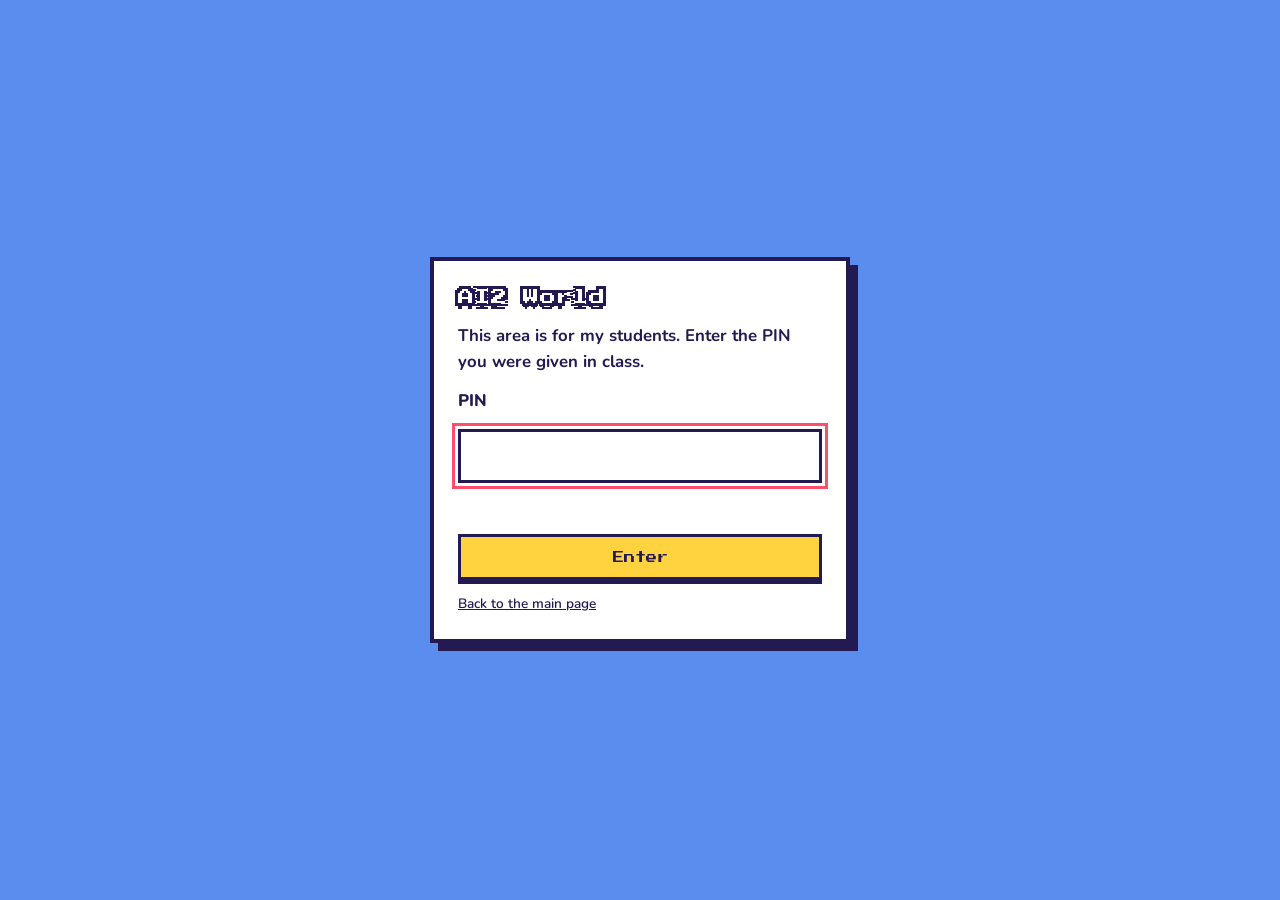
<file: ai2/index.html>
<!doctype html>
<html lang="en">
<head>
<meta charset="utf-8">
<script src="gate.js"></script>
<meta name="viewport" content="width=device-width,initial-scale=1,viewport-fit=cover">
<meta name="description" content="AI2 World: explore evolutionary computing, swarm intelligence and machine learning evaluation with animated demos, tests and reflection.">
<title>AI2 World</title>
<link rel="preconnect" href="https://fonts.googleapis.com">
<link rel="preconnect" href="https://fonts.gstatic.com" crossorigin>
<link rel="stylesheet" href="https://fonts.googleapis.com/css2?family=Nunito:wght@600;700;800&family=Press+Start+2P&display=swap">
<link rel="stylesheet" href="ai2.css">
</head>
<body>
<div class="world" id="world">
  <div class="scenery" id="scenery" aria-hidden="true">
    <div class="ground"></div>
    <div class="pole"></div>
    <div class="flag"></div>
  </div>

  <header class="top">
    <p class="kicker">Learning journey</p>
    <h1>AI2 World</h1>
    <p class="lede">Three worlds. In each one you explore an idea, test yourself, reflect, then go further. Click a block to enter.</p>
    <p><a class="btn btn-sun" href="practice.html">Practice Lab: practice only, not a mock test</a></p>
    <p class="lede notice-practice"><strong>Practice only. This is not a mock test and not a mock exam. The real exam has no multiple-choice questions, so the multiple-choice items here are just to help you think and check your understanding. Do not use your score here to predict your exam mark.</strong></p>
    <div class="hud" role="group" aria-label="Progress">
      <dl>
        <div class="stat"><dt>WORLD</dt><dd>AI2</dd></div>
        <div class="stat"><dt>CLEARED</dt><dd id="hud-clear" aria-live="polite">0/3</dd></div>
        <div class="stat"><dt>COINS</dt><dd id="hud-coins">x000</dd></div>
      </dl>
      <button class="snd" id="snd" type="button" aria-pressed="false">SOUND OFF</button>
    </div>
    <div class="clear" id="clear" role="status" hidden>
      <strong>ALL WORLDS CLEARED!</strong>
      <span>You explored, tested and reflected on all three. Pick the one you want to master next and play with it again.</span>
    </div>
  </header>

  <main class="stage">
    <ol class="levels" id="levels"></ol>
  </main>
</div>

<section class="lv" id="lv" hidden aria-labelledby="lv-title">
  <div class="wrap">
    <div class="lv-head">
      <div class="tile"><span class="lvn" id="lv-n"></span></div>
      <div class="who">
        <h2 id="lv-title"></h2>
        <p id="lv-short"></p>
      </div>
      <button class="btn lv-back" id="lv-back" type="button">Back to map</button>
    </div>
    <div class="steps" id="steps" role="tablist" aria-label="Steps"></div>
    <div class="pane" id="pane-0" role="tabpanel"></div>
    <div class="pane" id="pane-1" role="tabpanel" hidden></div>
    <div class="pane" id="pane-2" role="tabpanel" hidden></div>
    <div class="pane" id="pane-3" role="tabpanel" hidden></div>
  </div>
</section>

<footer>
  <div class="wrap">
    <p class="px">AI4Good: by everyone, for everyone.</p>
    <p class="fine">Your progress and notes are saved only in this browser. Nothing is sent anywhere.</p>
    <button class="reset" id="reset" type="button">Start over</button>
  </div>
</footer>

<script src="../nav.js"></script>
<script src="core.js"></script>
<script src="ea.js"></script>
<script src="pso.js"></script>
<script src="flock.js"></script>
<script src="aco.js"></script>
<script src="swarm.js"></script>
<script src="knn-lib.js"></script>
<script src="ann-lib.js"></script>
<script src="knn.js"></script>
<script src="ann.js"></script>
<script src="knn-cv.js"></script>
<script>AI2.start();</script>
</body>
</html>
</file>
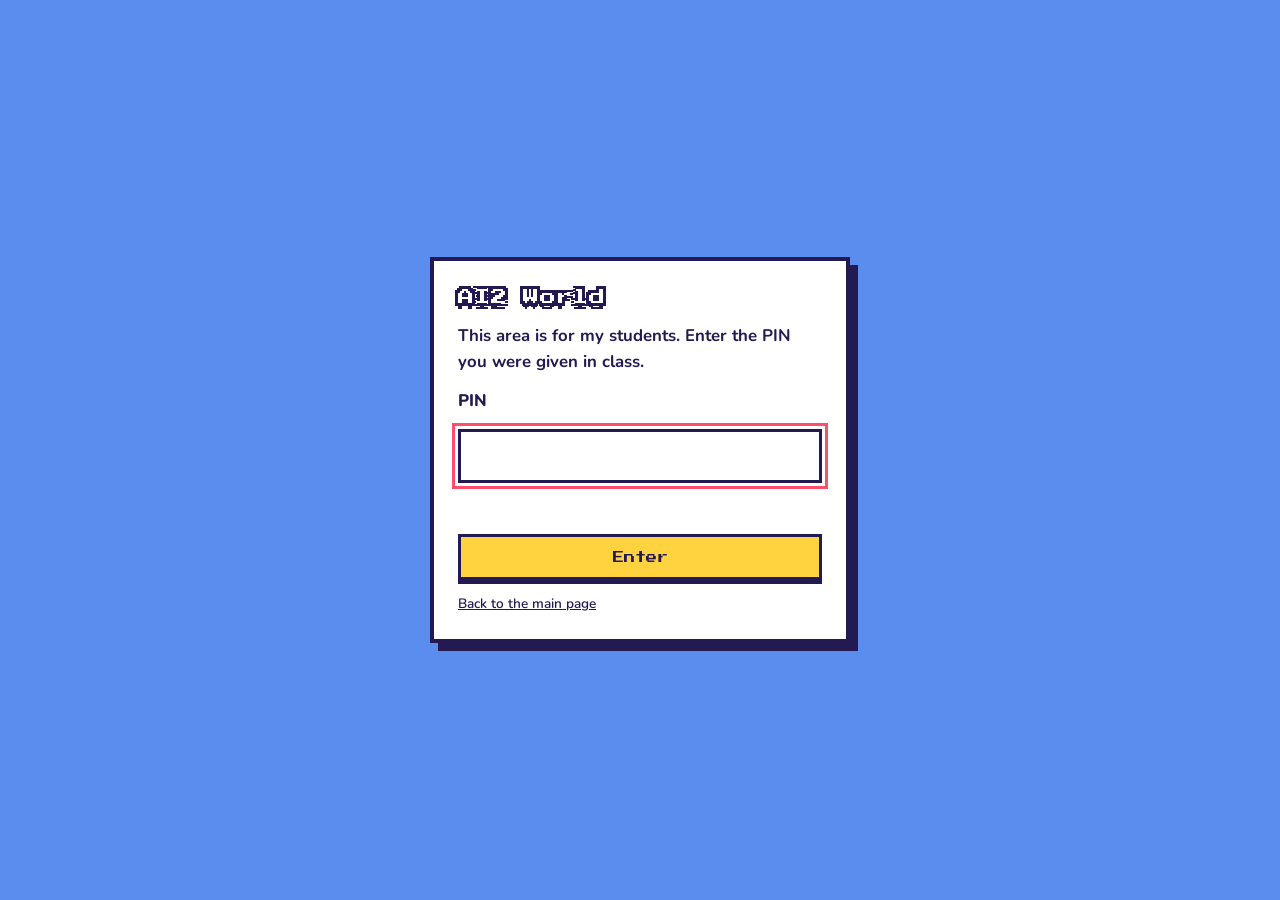
<file: mock-exam/index.html>
<!doctype html>
<html lang="en">
<head>
<meta charset="utf-8">
<script src="../ai2/gate.js"></script>
<meta name="viewport" content="width=device-width,initial-scale=1,viewport-fit=cover">
<meta name="description" content="Mock exam questions for AI2: six written-answer questions, 40 marks. Practice only.">
<title>Mock Exam</title>
<link rel="preconnect" href="https://fonts.googleapis.com">
<link rel="preconnect" href="https://fonts.gstatic.com" crossorigin>
<link rel="stylesheet" href="https://fonts.googleapis.com/css2?family=Nunito:wght@600;700;800&family=Press+Start+2P&display=swap">
<link rel="stylesheet" href="../ai2/ai2.css">
<style>
.mx-q{background:#fff;border:4px solid #231a52;box-shadow:6px 6px 0 #231a52;padding:clamp(14px,3vw,24px);display:grid;gap:14px;min-width:0}
.mx-q h2{margin:0;font:400 .8rem/1.6 "Press Start 2P",monospace;display:flex;justify-content:space-between;gap:12px;flex-wrap:wrap}
.mx-q .marks{color:#6a3df0}
.mx-q p{margin:0;font-weight:700;line-height:1.55}
.mx-pad{display:grid;gap:8px}.mx-pad canvas{width:100%;height:auto;display:block;background:#fff;border:3px solid #231a52;touch-action:none;cursor:crosshair;background-image:linear-gradient(#e6e9f5 1px,transparent 1px);background-size:100% 28px}.mx-bar{display:flex;flex-wrap:wrap;gap:6px;align-items:center}.mx-bar button{font:800 .85rem Nunito,system-ui,sans-serif;padding:.4rem .7rem;border:3px solid #231a52;background:#fff;color:#231a52;cursor:pointer}.mx-bar button[aria-pressed=true]{background:#ffd23f}.mx-bar .sw{width:28px;height:28px;padding:0;border-radius:50%}.mx-bar .sw[aria-pressed=true]{outline:3px solid #231a52;outline-offset:2px}.mx-how{display:grid;gap:8px}.mx-how ol{margin:0;padding-left:1.3rem;font-weight:700;line-height:1.55}.mx-talk{background:#e9fbea;border:3px solid #231a52;padding:.6rem .8rem;font-weight:700;line-height:1.5}.mx-q textarea{width:100%;box-sizing:border-box;min-height:140px;padding:.7rem;font:600 1rem/1.5 Nunito,system-ui,sans-serif;border:3px solid #231a52}
.mx-q details{border:3px dashed #231a52;padding:.6rem .8rem;background:#fff7d1}
.mx-q summary{cursor:pointer;font-weight:800}
.mx-q ul{margin:.5rem 0 0;padding-left:1.2rem;font-weight:700;line-height:1.5}
.mx-fig{display:grid;gap:10px;grid-template-columns:repeat(auto-fit,minmax(240px,1fr))}
.mx-fig figure{margin:0;border:3px solid #231a52;background:#f4fbff;padding:6px}
.mx-fig figcaption{font-weight:800;text-align:center;padding:4px}
.mx-fig svg{width:100%;height:auto;display:block}
.mx-wrap{overflow-x:auto}
.mx-tbl{border-collapse:collapse;font-weight:800}
.mx-tbl th,.mx-tbl td{border:3px solid #231a52;padding:.45rem .8rem;text-align:center}
.mx-tbl th{background:#e9e4ff}
.mx-total{font:400 .75rem/1.6 "Press Start 2P",monospace}
.mx-note{background:#fff7d1;border:3px solid #231a52;padding:.7rem .9rem;font-weight:800;line-height:1.45}
@media print{.plab-links,.mx-q details,.mx-actions,footer{display:none!important}.mx-q{box-shadow:none}}
.mx-parts{margin:0;padding-left:1.4rem;display:grid;gap:8px;font-weight:700;line-height:1.55}
.mx-sub{margin:6px 0 0;font:800 1.05rem/1.4 Nunito,system-ui,sans-serif;display:flex;justify-content:space-between;gap:12px;flex-wrap:wrap}.mx-sub .marks{font:400 .7rem 'Press Start 2P',monospace;color:#6a3df0}
</style>
</head>
<body class="plain">
<header class="top plab">
  <p class="kicker">Practice only</p>
  <h1>Mock Exam</h1>
  <p class="lede">Six written-answer questions, 40 marks in total. There are no multiple-choice questions. Work with pen and paper like in the exam: write in full sentences, draw your diagrams, then compare and mark with others. Talking through why an answer earns marks is where most of the learning happens.</p>
  <p class="lede notice-practice"><strong>Practice only. Doing well here does not predict your exam mark, and the real exam will contain different questions.</strong></p>
  <p class="plab-links"><a class="btn btn-sun" href="marking.html">How marks are earned (worked example)</a> <a class="btn" href="../ai2/index.html">Back to AI2 World</a> <a class="btn" href="../ai2/practice.html">Practice Lab</a></p>
</header>
<main class="wrap plab-main" id="app" style="display:grid;gap:22px">

<section class="mx-q mx-how" id="how">
  <h2><span>How to use this mock exam</span></h2>
  <ol>
    <li><b>Attempt it alone first, on paper.</b> Use a pen, work in exam conditions, and leave nothing blank. Wrong attempts teach more than empty pages. The sketch pads below are for quick diagrams if you are on a tablet or phone, but paper is best.</li>
    <li><b>Peer-mark.</b> Swap papers with a partner. Mark in a different colour of pen. For each answer, write what earned marks and what is missing, in words, not just a number. Explaining a mark to someone else tests your own understanding.</li>
    <li><b>Group-mark and discuss.</b> Join another pair. For every question, compare your answers and diagrams and agree what a full-mark answer contains. Disagree politely: ask "why does that earn a mark?" and "what would change if the problem were different?".</li>
    <li><b>Check against the hints last.</b> Open the "Hints and marking prompts" only after you have discussed, then add anything the group missed.</li>
    <li><b>Teach it back.</b> Pick the question you found hardest and explain it to someone without looking at your notes. If you get stuck, that is exactly what to revise.</li>
  </ol>
  <p>Marking is not about matching phrases. Examiners give marks for correct ideas, applied to the problem in the question, with a reason. The aim is not a high score on this page, it is to understand why each answer works.</p>
</section>

<section class="mx-q" id="q1">
  <h2><span>Question 1</span><span class="marks">[5 marks]</span></h2>
  <p>Using diagrams, show how a random hillclimber can experience difficulties searching a problem space and then describe a way you can improve upon its simple approach.</p>
  <div class="mx-pad" data-k="q1" data-h="320"></div>
  <p class="mx-talk"><b>Peer and group discussion:</b> Compare diagrams with your partner. Do you both show a hill the climber cannot get off? Whose improvement is easiest to explain, and why does it help?</p>
  <details><summary>Hints and marking prompts (open after you have discussed)</summary><ul><li>Draw a landscape with more than one peak and show where the climber starts and stops.</li><li>What does it do when no neighbouring move is better?</li><li>Name a way to change how it starts, how it moves, or what it accepts.</li></ul></details>
</section>

<section class="mx-q" id="q2">
  <h2><span>Question 2</span><span class="marks">[10 marks]</span></h2>
  <p>Consider the following population of solutions being manipulated by a standard evolutionary algorithm for a maximisation problem:</p>
  <div class="mx-wrap"><table class="mx-tbl" aria-label="Population of four solutions">
    <thead><tr><th>No.</th><th colspan="5">Genome</th><th>Fitness</th></tr></thead>
    <tbody>
      <tr><td>1.</td><td>1</td><td>2</td><td>9</td><td>6</td><td>8</td><td>30</td></tr>
      <tr><td>2.</td><td>7</td><td>9</td><td>9</td><td>1</td><td>5</td><td>40</td></tr>
      <tr><td>3.</td><td>0</td><td>6</td><td>2</td><td>4</td><td>0</td><td>20</td></tr>
      <tr><td>4.</td><td>0</td><td>5</td><td>1</td><td>3</td><td>1</td><td>10</td></tr>
    </tbody></table></div>
  <p>Show a likely population of four parents after selection using the roulette-wheel scheme, indicating why. How might the population look if you use another form of selection? Indicate why.</p>
  <div class="mx-pad" data-k="q2" data-h="360"></div>
  <p class="mx-talk"><b>Peer and group discussion:</b> Check each other\'s working: do your wheel slices match the fitness shares? Is "likely" different from "certain" in your answers? Agree why another selection method would change the population.</p>
  <details><summary>Hints and marking prompts (open after you have discussed)</summary><ul><li>Work out each solution's share of the total fitness. That is the size of its slice of the wheel.</li><li>The result is random, so give a likely outcome and say why it is likely, not a certain one.</li><li>Compare with a method that depends on rank or on small contests, and say what changes.</li></ul></details>
</section>

<section class="mx-q" id="q3">
  <h2><span>Question 3</span><span class="marks">[5 marks]</span></h2>
  <p>How well might you expect Particle Swarm Optimisation to perform on each of the two problem spaces below and why?</p>
  <div class="mx-fig" id="fig3"></div>
  <div class="mx-pad" data-k="q3" data-h="300"></div>
  <p class="mx-talk"><b>Peer and group discussion:</b> Take one problem space each and argue for or against good performance, then swap. Which statement would convince a sceptic, and what evidence would you want?</p>
  <details><summary>Hints and marking prompts (open after you have discussed)</summary><ul><li>What do the particles do as they move toward each other and toward the best place found so far?</li><li>Where can that take them in each picture?</li><li>Is there a way to change who sees whom, or another method that makes bigger jumps?</li></ul></details>
</section>

<section class="mx-q" id="q4">
  <h2><span>Question 4</span><span class="marks">[5 marks]</span></h2>
  <p>Using two examples, describe the basic principles behind swarm intelligence algorithms.</p>
  <div class="mx-pad" data-k="q4" data-h="320"></div>
  <p class="mx-talk"><b>Peer and group discussion:</b> Each person picks a different example and describes it without the words "leader" or "controller". Then compare: what do your two examples have in common?</p>
  <details><summary>Hints and marking prompts (open after you have discussed)</summary><ul><li>Who is in control? What does a single agent know?</li><li>How do the agents influence one another, directly or through the world?</li><li>What appears at the level of the whole group that no single agent contains?</li></ul></details>
</section>

<section class="mx-q" id="q5">
  <h2><span>Question 5</span><span class="marks">[10 marks]</span></h2>
  <p>Two algorithms were each run with two of their learning parameters varied three times, giving nine combinations. In both tables, each result is the average performance over ten runs.</p>

  <h3 class="mx-sub">(a) A maximisation problem: higher is better <span class="marks">[5 marks]</span></h3>
  <div class="mx-wrap"><table class="mx-tbl" aria-label="Maximisation results for nine parameter combinations">
    <thead><tr><th rowspan="2">Algorithm<br>Parameter 2</th><th colspan="3">Algorithm Parameter 1</th></tr>
    <tr><th>0.01</th><th>0.02</th><th>0.03</th></tr></thead>
    <tbody>
      <tr><th>0.1</th><td>28.7</td><td>31.5</td><td>33.2</td></tr>
      <tr><th>0.2</th><td>35.9</td><td>39.6</td><td>41.8</td></tr>
      <tr><th>0.3</th><td>33.4</td><td>29.7</td><td>27.5</td></tr>
    </tbody></table></div>
  <p>Based on these results, what set of parameter values would you suggest are explored next, show the table to be filled and briefly state your reasoning.</p>
  <div class="mx-pad" data-k="q5a" data-h="360"></div>
  <details><summary>Hints and marking prompts (open after you have discussed)</summary><ul><li>Where is the best result, and is it in the middle of the table or at an edge?</li><li>If it is at an edge, what lies beyond it that has not been tested?</li><li>Should the next steps be the same size, or smaller? Why?</li></ul></details>

  <h3 class="mx-sub">(b) A minimisation problem: lower is better <span class="marks">[5 marks]</span></h3>
  <div class="mx-wrap"><table class="mx-tbl" aria-label="Minimisation results for nine parameter combinations">
    <thead><tr><th rowspan="2">Algorithm<br>Parameter 2</th><th colspan="3">Algorithm Parameter 1</th></tr>
    <tr><th>0.05</th><th>0.10</th><th>0.15</th></tr></thead>
    <tbody>
      <tr><th>0.5</th><td>21.4</td><td>17.9</td><td>20.6</td></tr>
      <tr><th>1.0</th><td>18.3</td><td>13.7</td><td>16.2</td></tr>
      <tr><th>1.5</th><td>15.9</td><td>11.2</td><td>15.1</td></tr>
    </tbody></table></div>
  <p>Based on these results, what set of parameter values would you suggest are explored next, show the table to be filled and briefly state your reasoning.</p>
  <div class="mx-pad" data-k="q5b" data-h="360"></div>
  <details><summary>Hints and marking prompts (open after you have discussed)</summary><ul><li>Careful: this time the best result is the lowest number. Find it first.</li><li>Is the best result in the middle of the table or at an edge? Is that the same for both parameters?</li><li>Which parameter would you extend beyond its tested range, and which would you test more finely around the best value?</li></ul></details>

  <p class="mx-talk"><b>Peer and group discussion:</b> Compare your tables for (a) and (b). In which table is the best result at an edge, and for which parameter? Why does that change what you test next? What mistake would someone make in (b) if they read it like (a)? Agree one sentence of reasoning that would earn the marks in each.</p>
</section>

<section class="mx-q" id="q6">
  <h2><span>Question 6</span><span class="marks">[5 marks]</span></h2>
  <p>The graph below shows the performance over time of an evolutionary algorithm on a maximization problem. What parameter or parameters would you change to try to improve the quality of the final solution found and why?</p>
  <div class="mx-fig"><figure><svg id="fig6" viewBox="0 0 480 280" role="img" aria-label="Line graph: best fitness rises quickly then stays flat; average fitness rises and gets close to the best"></svg><figcaption>Fitness over generations</figcaption></figure></div>
  <div class="mx-pad" data-k="q6" data-h="320"></div>
  <p class="mx-talk"><b>Peer and group discussion:</b> Describe what each curve does to a partner who cannot see the graph. Then agree on one change and the effect it should have, and say how you could test it.</p>
  <details><summary>Hints and marking prompts (open after you have discussed)</summary><ul><li>Describe what each curve is doing, and what the gap between them tells you.</li><li>Link the pattern to a setting: mutation, selection pressure, population size, elitism.</li><li>Say which way you would change it and what you expect to happen.</li></ul></details>
</section>

<section class="mx-q mx-actions">
  <p class="mx-total">Total: 40 marks</p>
  <p>Anything you sketch on the pads is saved only in this browser. Nothing is sent anywhere. Your real answers belong on paper.</p>
  <div><button class="btn btn-sun" type="button" id="print">Print this page</button> <button class="btn" type="button" id="clear">Clear all sketches</button></div>
</section>
</main>
<footer><div class="wrap"><p class="px">AI4Good: by everyone, for everyone.</p></div></footer>
<script>
(function(){
  /* Figures */
  var NS='http://www.w3.org/2000/svg';
  function el(n,a,p){var e=document.createElementNS(NS,n);for(var k in a)e.setAttribute(k,a[k]);if(p)p.appendChild(e);return e}
  function text(p,x,y,t,o){var e=el('text',Object.assign({x:x,y:y,'font-family':'Nunito,sans-serif','font-weight':800,'font-size':12,fill:'#231a52'},o||{}),p);e.textContent=t;return e}
  function axes(s,w,h,xl,yl){el('line',{x1:40,y1:h-30,x2:w-10,y2:h-30,stroke:'#231a52','stroke-width':2},s);el('line',{x1:40,y1:10,x2:40,y2:h-30,stroke:'#231a52','stroke-width':2},s);text(s,(w+30)/2,h-8,xl,{'text-anchor':'middle'});var t=text(s,12,(h-30)/2,yl,{'text-anchor':'middle'});t.setAttribute('transform','rotate(-90 12 '+((h-30)/2)+')')}
  var f3=document.getElementById('fig3');
  function land(label,peaks,noise){
    var fg=document.createElement('figure'),cap=document.createElement('figcaption');cap.textContent=label;
    var s=el('svg',{viewBox:'0 0 300 200',role:'img','aria-label':label}),w=300,h=200;fg.appendChild(s);fg.appendChild(cap);f3.appendChild(fg);axes(s,w,h,'position in the problem space','quality');
    var d='',x;for(x=0;x<=1.0001;x+=0.004){var y=0;peaks.forEach(function(p){y+=p[2]*Math.exp(-Math.pow((x-p[0])/p[1],2))});y+=noise(x);y=Math.max(0,Math.min(1,y));d+=(d?'L':'M')+(40+x*250).toFixed(1)+' '+(h-30-y*(h-50)).toFixed(1)}
    el('path',{d:d,fill:'none',stroke:'#6a3df0','stroke-width':3},s)}
  land('Problem space A',[[.55,.28,1]],function(){return 0});
  var pk=[],r=7;function rnd(){r=(r*16807)%2147483647;return r/2147483647}
  for(var i=0;i<26;i++)pk.push([i/25*0.98+0.01+(rnd()-.5)*.02,.018+rnd()*.012,.35+rnd()*.6]);
  land('Problem space B',pk,function(x){return 0});
  var s6=document.getElementById('fig6'),W=480,H=280;axes(s6,W,H,'generation','fitness');
  function line(f,c){var d='';for(var g=0;g<=100;g++){var y=f(g);d+=(d?'L':'M')+(40+g/100*430).toFixed(1)+' '+(H-30-y*(H-50)).toFixed(1)}el('path',{d:d,fill:'none',stroke:c,'stroke-width':3},s6)}
  line(function(g){return g<22?0.25+0.42*(1-Math.exp(-g/6)):0.66+(g>=60?0:0)+Math.min(0.01,(g-22)*0.0003)},'#e8365d');
  line(function(g){var b=g<22?0.25+0.42*(1-Math.exp(-g/6)):0.665;return Math.min(b-0.01,0.2+ (b-0.2)*(1-Math.exp(-g/18))-0.01)},'#2e9e5b');
  el('rect',{x:300,y:20,width:12,height:4,fill:'#e8365d'},s6);text(s6,318,26,'best in population');
  el('rect',{x:300,y:38,width:12,height:4,fill:'#2e9e5b'},s6);text(s6,318,44,'average of population');
  /* Sketch pads */
  var KEY='ai2-mockexam-pads-v1',store={};
  try{store=JSON.parse(localStorage.getItem(KEY)||'{}')}catch(e){}
  function save(){try{localStorage.setItem(KEY,JSON.stringify(store))}catch(e){}}
  var pads=[];
  [].forEach.call(document.querySelectorAll('.mx-pad'),function(box){
    var k=box.dataset.k,H=+box.dataset.h,W=900,cv=document.createElement('canvas');cv.width=W;cv.height=H;cv.setAttribute('aria-label','Sketch pad for question '+k.slice(1)+'. You can also draw on paper.');
    var c=cv.getContext('2d'),colour='#231a52',size=3,erase=false,strokes=[],cur=null,base=null;
    c.lineCap='round';c.lineJoin='round';
    function redraw(){c.clearRect(0,0,W,H);if(base)c.drawImage(base,0,0);strokes.forEach(draw)}
    function draw(s){c.strokeStyle=s.e?'#ffffff':s.c;c.lineWidth=s.e?s.w*5:s.w;c.beginPath();s.p.forEach(function(p,i){i?c.lineTo(p[0],p[1]):c.moveTo(p[0],p[1])});if(s.p.length===1)c.lineTo(s.p[0][0]+0.1,s.p[0][1]);c.stroke()}
    function pos(e){var r=cv.getBoundingClientRect();return [(e.clientX-r.left)*W/r.width,(e.clientY-r.top)*H/r.height]}
    cv.addEventListener('pointerdown',function(e){e.preventDefault();cv.setPointerCapture(e.pointerId);cur={c:colour,w:size,e:erase,p:[pos(e)]};strokes.push(cur);draw(cur)});
    cv.addEventListener('pointermove',function(e){if(!cur)return;e.preventDefault();cur.p.push(pos(e));redraw()});
    function end(){if(!cur)return;cur=null;store[k]=cv.toDataURL('image/png');save()}
    cv.addEventListener('pointerup',end);cv.addEventListener('pointercancel',end);
    if(store[k]){base=new Image();base.onload=redraw;base.src=store[k]}
    var bar=document.createElement('div');bar.className='mx-bar';
    function btn(label,fn,cls,aria){var b=document.createElement('button');b.type='button';b.textContent=label;if(cls)b.className=cls;b.onclick=fn;if(aria)b.setAttribute('aria-pressed','false');bar.appendChild(b);return b}
    var sws=[];
    [['#231a52','Black pen'],['#1f5fd1','Blue pen'],['#d6254d','Red pen (for marking)']].forEach(function(p){var b=btn('',function(){colour=p[0];erase=false;sws.forEach(function(x){x.setAttribute('aria-pressed','false')});b.setAttribute('aria-pressed','true');er.setAttribute('aria-pressed','false')},'sw',true);b.style.background=p[0];b.setAttribute('aria-label',p[1]);b.title=p[1];sws.push(b);if(p[0]===colour)b.setAttribute('aria-pressed','true')});
    var er=btn('Eraser',function(){erase=!erase;er.setAttribute('aria-pressed',String(erase))},'',true);
    btn('Undo',function(){if(strokes.length){strokes.pop();redraw();store[k]=cv.toDataURL('image/png');save()}});
    btn('Clear',function(){if(confirm('Clear this sketch pad?')){strokes=[];base=null;c.clearRect(0,0,W,H);delete store[k];save()}});
    btn('Save picture',function(){var a=document.createElement('a');a.href=cv.toDataURL('image/png');a.download='mock-exam-'+k+'.png';a.click()});
    box.appendChild(bar);box.appendChild(cv);pads.push({k:k});
  });
  document.getElementById('print').onclick=function(){window.print()};
  document.getElementById('clear').onclick=function(){if(confirm('Clear all sketch pads on this page?')){try{localStorage.removeItem(KEY)}catch(e){}location.reload()}};
})();
</script>
</body>
</html>
</file>
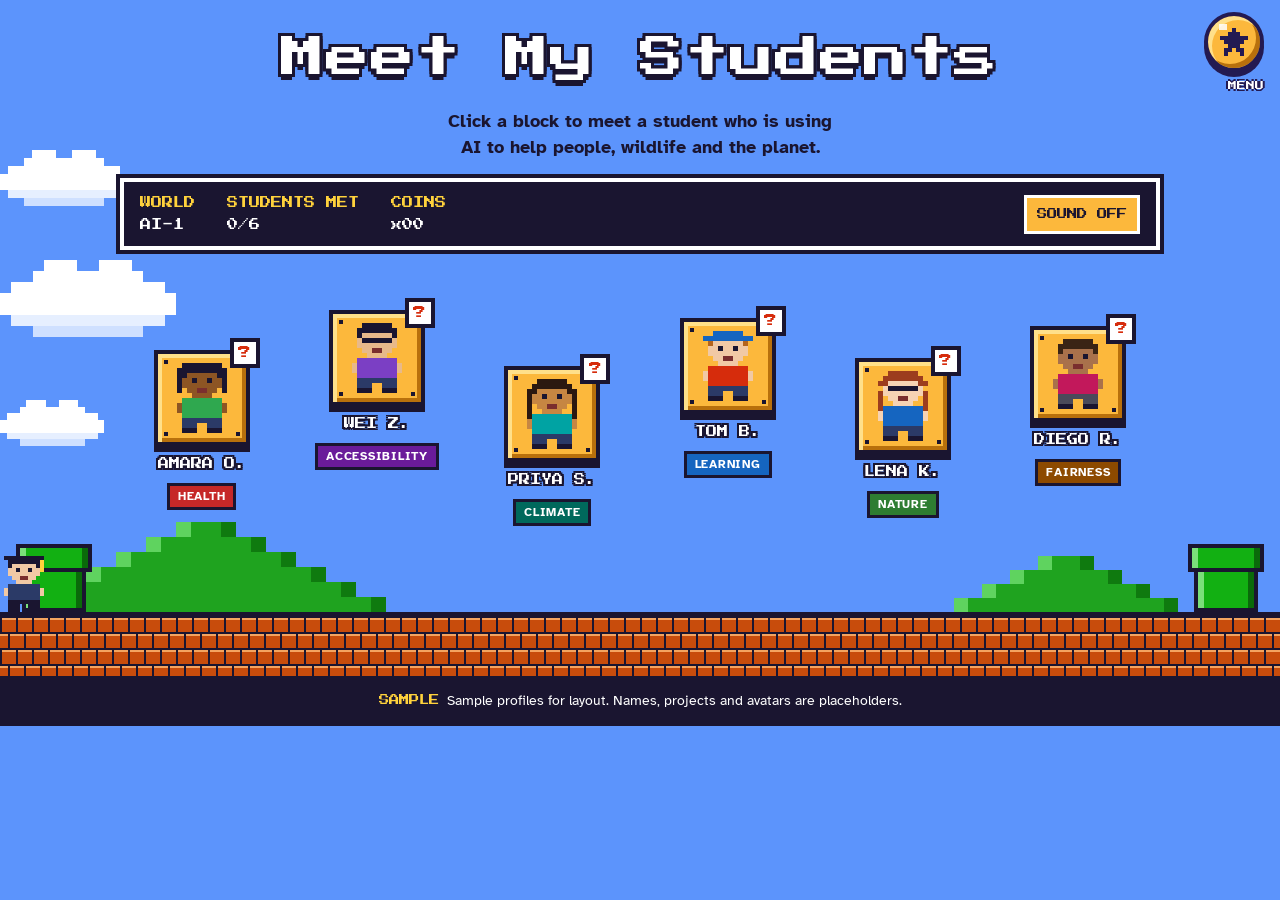
<file: students/index.html>
<!doctype html>
<html lang="en">
<head>
<meta charset="utf-8">
<meta name="viewport" content="width=device-width, initial-scale=1">
<title>Meet My Students</title>
<link rel="stylesheet" href="https://fonts.googleapis.com/css2?family=Atkinson+Hyperlegible:wght@400;700&family=Press+Start+2P&display=swap">
<style>
/* Layout: one platformer world. Title sign and HUD on top, six floating avatar blocks in a zigzag above brick ground, a scholar sprite running along the ground. Clicking a block opens a card. */
:root{
  --sky:#5c94fc;
  --ink:#1a1530;
  --block:#fcb83c;
  --block-hi:#ffe08a;
  --block-lo:#b8700c;
  --used:#9a6b3a;
  --brick:#c84c0c;
  --pipe:#12b012;
  --pipe-hi:#7ae07a;
  --pipe-lo:#0a6a0a;
  --coin:#ffd23c;
  --red:#d62c0c;
  --font-display:'Press Start 2P',ui-monospace,Menlo,Consolas,monospace;
  --font-body:'Atkinson Hyperlegible',system-ui,-apple-system,'Segoe UI',sans-serif;
  --bs:96px;
  --outline:2px 0 0 var(--ink),-2px 0 0 var(--ink),0 2px 0 var(--ink),0 -2px 0 var(--ink),2px 2px 0 var(--ink),-2px 2px 0 var(--ink),2px -2px 0 var(--ink),-2px -2px 0 var(--ink);
  --outline-lg:3px 0 0 var(--ink),-3px 0 0 var(--ink),0 3px 0 var(--ink),0 -3px 0 var(--ink),3px 3px 0 var(--ink),-3px 3px 0 var(--ink),3px -3px 0 var(--ink),-3px -3px 0 var(--ink),0 6px 0 var(--ink);
}
*{box-sizing:border-box}
body{margin:0;background:var(--sky);color:var(--ink);font-family:var(--font-body);font-size:1rem;line-height:1.5}
button{font:inherit;color:inherit}
[hidden]{display:none!important}

.world{position:relative;overflow:hidden;padding-inline:16px;background:var(--sky)}
.top{position:relative;z-index:1;max-width:1040px;margin-inline:auto;padding-top:28px;display:grid;gap:18px;justify-items:center;text-align:center}
h1{margin:0;font-family:var(--font-display);font-weight:400;font-size:clamp(1.15rem,4.6vw + .3rem,2.75rem);line-height:1.4;letter-spacing:.02em;color:#fff;text-shadow:var(--outline-lg);text-wrap:balance}
.lede{margin:0;max-width:52ch;font-weight:700;font-size:1.1rem;text-wrap:balance}

.hud{width:100%;display:flex;flex-wrap:wrap;justify-content:space-between;align-items:center;gap:12px 20px;background:var(--ink);color:#fff;border:4px solid #fff;box-shadow:0 0 0 4px var(--ink);padding:12px 16px;font-family:var(--font-display);font-size:.7rem;line-height:1.6;text-align:left}
.hud dl{margin:0;display:flex;flex-wrap:wrap;gap:12px 32px}
.stat{display:flex;flex-direction:column;gap:4px}
.hud dt{color:var(--coin);margin:0}
.hud dd{margin:0}
.snd{font-family:var(--font-display);font-size:.65rem;background:var(--block);color:var(--ink);border:3px solid #fff;padding:8px 10px;cursor:pointer}
.snd:hover{background:var(--block-hi)}
.snd:focus-visible{outline:4px solid #fff;outline-offset:3px}

.clear{display:grid;gap:6px;width:100%;background:var(--coin);border:4px solid var(--ink);box-shadow:6px 6px 0 var(--ink);padding:14px 16px}
.clear strong{font-family:var(--font-display);font-weight:400;font-size:clamp(.9rem,3vw,1.2rem);color:var(--red)}
.clear span{font-weight:700}

/* scenery */
.scenery{position:absolute;inset:0;pointer-events:none;z-index:0}
.cloud{position:absolute;left:0;height:auto;animation:drift var(--t) linear infinite;animation-delay:var(--dl)}
@keyframes drift{from{transform:translateX(-200px)}to{transform:translateX(calc(100vw + 200px))}}
.hill{position:absolute;bottom:64px;height:auto}
.hill.a{left:2%;width:360px}
.hill.b{right:8%;width:224px}
.ground{position:absolute;left:0;right:0;bottom:0;height:64px;background-color:var(--brick);background-image:var(--brick-tile);background-size:32px 32px;image-rendering:pixelated;border-top:4px solid var(--ink)}
.pipe{position:absolute;bottom:64px;width:76px;display:flex;flex-direction:column;align-items:center}
.pipe .cap{width:76px;height:28px;background:var(--pipe);border:4px solid var(--ink);box-shadow:inset 6px 0 0 var(--pipe-hi),inset -6px 0 0 var(--pipe-lo)}
.pipe .bd{width:64px;height:40px;background:var(--pipe);border:4px solid var(--ink);border-top:0;box-shadow:inset 6px 0 0 var(--pipe-hi),inset -6px 0 0 var(--pipe-lo)}
.pipe.l{left:16px}
.pipe.r{right:16px}
.runner{position:absolute;left:0;bottom:64px;width:48px;height:56px;animation:run 16s linear infinite}
.runner .hop{position:relative;width:48px;height:56px;animation:hop 3.2s ease-out infinite}
.runner svg{position:absolute;inset:0;width:48px;height:56px}
.runner .fa{animation:fa .36s steps(1) infinite}
.runner .fb{opacity:0;animation:fb .36s steps(1) infinite}
@keyframes run{from{transform:translateX(-80px)}to{transform:translateX(calc(100vw + 40px))}}
@keyframes hop{0%,72%,100%{transform:translateY(0)}84%{transform:translateY(-34px)}}
@keyframes fa{0%{opacity:1}50%{opacity:0}}
@keyframes fb{0%{opacity:0}50%{opacity:1}}

/* blocks */
.stage{position:relative;z-index:1;max-width:1040px;margin-inline:auto;padding:36px 0 150px}
.blocks{list-style:none;margin:0;padding:24px 0 0;display:grid;grid-template-columns:repeat(6,minmax(0,1fr));gap:20px 12px}
.blocks>li{display:flex;justify-content:center;margin-top:calc(var(--lift,0px) * var(--k,1))}
.floater{display:flex;flex-direction:column;align-items:center;gap:10px;animation:bob 2.2s ease-in-out infinite;animation-delay:var(--d,0s)}
@keyframes bob{0%,100%{transform:translateY(0)}50%{transform:translateY(-6px)}}
.block,.tile{position:relative;width:var(--bs);height:var(--bs);padding:0;border:4px solid var(--ink);background:var(--block);box-shadow:inset 4px 4px 0 var(--block-hi),inset -4px -4px 0 var(--block-lo),0 6px 0 var(--ink);display:grid;place-items:center}
.block{cursor:pointer;transition:transform .12s steps(3)}
.block::before,.tile::before{content:"";position:absolute;top:6px;left:6px;width:4px;height:4px;background:var(--ink);box-shadow:calc(var(--bs) - 24px) 0 0 var(--ink),0 calc(var(--bs) - 24px) 0 var(--ink),calc(var(--bs) - 24px) calc(var(--bs) - 24px) 0 var(--ink)}
.block:hover{transform:translateY(-4px)}
.block:active{transform:translateY(2px)}
.block:focus-visible{outline:4px solid var(--ink);outline-offset:4px}
.block.bump{animation:bump .28s steps(4)}
@keyframes bump{40%{transform:translateY(-20px)}}
.block.met,.tile.met{background:var(--used);box-shadow:inset 4px 4px 0 #c99a62,inset -4px -4px 0 #6b4521,0 6px 0 var(--ink)}
.av{position:relative;width:60px;height:70px}
.badge{position:absolute;top:-16px;right:-14px;min-width:30px;height:30px;display:grid;place-items:center;background:#fff;border:4px solid var(--ink);color:var(--red);font-family:var(--font-display);font-size:.8rem;line-height:1;animation:pulse 1.2s steps(2) infinite}
.block.met .badge{color:#0a7a0a;font-family:var(--font-body);font-size:1.1rem;font-weight:700;animation:none}
@keyframes pulse{50%{transform:translateY(-3px)}}
.nm{font-family:var(--font-display);font-size:.7rem;line-height:1.5;color:#fff;text-shadow:var(--outline);text-align:center}
.pill{display:inline-block;font-weight:700;font-size:.78rem;letter-spacing:.06em;line-height:1.4;color:#fff;padding:2px 8px;border:3px solid var(--ink);text-transform:uppercase}
.coin{position:absolute;left:50%;top:0;width:18px;height:26px;margin-left:-9px;background:var(--coin);border:3px solid var(--ink);box-shadow:inset 3px 0 0 #fff6c2;pointer-events:none;animation:coinpop .8s ease-out forwards}
@keyframes coinpop{0%{transform:translateY(0) scaleX(1);opacity:1}25%{transform:translateY(-40px) scaleX(.2)}50%{transform:translateY(-70px) scaleX(1)}75%{transform:translateY(-80px) scaleX(.2);opacity:1}100%{transform:translateY(-70px) scaleX(1);opacity:0}}

/* card */
dialog{padding:0;border:0;background:transparent;color:var(--ink);width:min(680px,calc(100vw - 32px));max-width:none;max-height:calc(100dvh - 32px);overflow:visible}
dialog::backdrop{background:rgba(26,21,48,.72)}
.card{position:relative;background:#fff;border:4px solid var(--ink);box-shadow:8px 8px 0 var(--ink);padding:24px;max-height:calc(100dvh - 48px);overflow:auto}
.card.pop{animation:pop .22s steps(5)}
@keyframes pop{from{transform:translateY(32px) scale(.92);opacity:0}}
.x{position:absolute;top:8px;right:8px;width:40px;height:40px;background:var(--block);border:4px solid var(--ink);font-family:var(--font-display);font-size:.8rem;cursor:pointer;line-height:1}
.x:hover,.btn:hover{background:var(--block-hi)}
.x:focus-visible,.btn:focus-visible{outline:4px solid var(--ink);outline-offset:3px}
.head{display:flex;flex-wrap:wrap;align-items:center;gap:20px;padding-right:44px}
.tile{--bs:112px;flex:none}
.tile .av{width:72px;height:84px}
.who{min-width:0;display:grid;gap:6px;justify-items:start}
.eyebrow{margin:0;font-family:var(--font-display);font-size:.65rem;color:var(--red)}
h2{margin:0;font-family:var(--font-display);font-weight:400;font-size:clamp(1rem,3.4vw,1.4rem);line-height:1.4}
.course{margin:0;font-weight:700}
.rows{margin:22px 0 0;display:grid;gap:18px}
.rows dt{font-family:var(--font-display);font-size:.65rem;color:var(--red);margin-bottom:6px;letter-spacing:.04em}
.rows dd{margin:0;max-width:60ch}
.mission{font-weight:700;font-size:1.1rem;margin-bottom:2px}
.chips{list-style:none;margin:0;padding:0;display:flex;flex-wrap:wrap;gap:8px}
.chips li{background:var(--block);border:3px solid var(--ink);padding:2px 10px;font-weight:700;font-size:.9rem}
blockquote{margin:22px 0 0;padding:12px 16px;border:4px dashed var(--ink);background:#e8f0ff;font-weight:700}
.nav{margin-top:22px;display:flex;justify-content:space-between;gap:12px}
.btn{font-family:var(--font-display);font-size:.7rem;padding:12px 14px;background:var(--block);border:4px solid var(--ink);box-shadow:0 4px 0 var(--ink);cursor:pointer}
.btn:active{transform:translateY(4px);box-shadow:none}

.confetti{position:fixed;inset:0;pointer-events:none;z-index:50;overflow:hidden}
.confetti i{position:absolute;top:-14px;width:10px;height:10px;animation:fall var(--t) linear forwards}
@keyframes fall{to{transform:translate3d(var(--dx),calc(100vh + 40px),0) rotate(540deg)}}

.foot{background:var(--ink);color:#fff;padding:14px 16px;text-align:center;font-size:.9rem}
.foot b{font-family:var(--font-display);font-weight:400;font-size:.65rem;color:var(--coin);margin-right:8px}

@media (max-width:899px){
  .top{padding-top:84px}
  .blocks{grid-template-columns:repeat(3,minmax(0,1fr))}
  .blocks>li{--k:.6}
}
@media (max-width:559px){
  .blocks{grid-template-columns:repeat(2,minmax(0,1fr))}
  .pipe.r{display:none}
  .card{padding:20px}
  .nav .btn{flex:1}
}
@media (prefers-reduced-motion:reduce){
  *,*::before,*::after{animation:none!important;transition:none!important}
  .runner{left:12%}
  .cloud{left:calc(var(--dl) * -1)}
}
</style>
</head>
<body>

<div class="world">
  <div class="scenery" id="scenery" aria-hidden="true">
    <div class="ground"></div>
    <div class="pipe l"><div class="cap"></div><div class="bd"></div></div>
    <div class="pipe r"><div class="cap"></div><div class="bd"></div></div>
  </div>

  <header class="top">
    <h1>Meet My Students</h1>
    <p class="lede">Click a block to meet a student who is using AI to help people, wildlife and the planet.</p>
    <div class="hud" role="group" aria-label="Progress">
      <dl>
        <div class="stat"><dt>WORLD</dt><dd>AI-1</dd></div>
        <div class="stat"><dt>STUDENTS MET</dt><dd id="hud-met" aria-live="polite">0/6</dd></div>
        <div class="stat"><dt>COINS</dt><dd id="hud-coins">x00</dd></div>
      </dl>
      <button class="snd" id="snd" type="button" aria-pressed="false">SOUND OFF</button>
    </div>
    <div class="clear" id="clear" role="status" hidden>
      <strong>COURSE CLEAR!</strong>
      <span>You met every student. Their work shows what AI can do when it starts with people.</span>
    </div>
  </header>

  <main class="stage">
    <ol class="blocks" id="blocks"></ol>
  </main>
</div>

<footer class="foot"><b>SAMPLE</b>Sample profiles for layout. Names, projects and avatars are placeholders.</footer>

<dialog id="dlg" aria-labelledby="c-name">
  <div class="card" id="card">
    <button class="x" id="c-close" type="button" aria-label="Close">X</button>
    <div class="head">
      <div class="tile" id="c-avatar"></div>
      <div class="who">
        <p class="eyebrow" id="c-eyebrow"></p>
        <h2 id="c-name"></h2>
        <p class="course" id="c-course"></p>
        <span class="pill" id="c-tag"></span>
      </div>
    </div>
    <dl class="rows">
      <div><dt>MISSION</dt><dd><p class="mission" id="c-mission" style="margin:0"></p><span id="c-story"></span></dd></div>
      <div><dt>POWER-UPS</dt><dd><ul class="chips" id="c-chips"></ul></dd></div>
      <div><dt>WHY IT MATTERS</dt><dd id="c-impact"></dd></div>
    </dl>
    <blockquote id="c-quote"></blockquote>
    <div class="nav">
      <button class="btn" id="c-prev" type="button">&lt; PREV</button>
      <button class="btn" id="c-next" type="button">NEXT &gt;</button>
    </div>
  </div>
</dialog>
<div class="confetti" id="confetti" aria-hidden="true"></div>

<script>
(function(){
  /* Edit this list to feature real students. look: skin, hair, shirt, pants, style (short | long | curly | cap), accent (cap colour), glasses. */
  var STUDENTS=[
    {name:'Amara O.',course:'BSc Computer Science, Year 3',tag:'Health',tagColor:'#c62828',
     mission:'Spotting disease earlier',
     story:'Trains a vision model to flag suspicious cells in microscope images, so clinicians can review the slides that matter first.',
     skills:['Computer vision','PyTorch','Medical data ethics'],
     impact:'Faster triage means shorter waits for patients.',
     quote:'A good model gives a busy clinician back their time.',
     look:{skin:'#8d5524',hair:'#1a1530',shirt:'#2fa84f',style:'curly'}},
    {name:'Wei Z.',course:'MSc Artificial Intelligence, Year 1',tag:'Accessibility',tagColor:'#6a1b9a',
     mission:'Sign language to text',
     story:'Builds a phone app that turns short signed phrases into captions, designed with deaf learners in the room from day one.',
     skills:['Pose estimation','Mobile apps','Co-design'],
     impact:'Conversations can start without waiting for an interpreter.',
     quote:'Nothing about them without them.',
     look:{skin:'#e8b98a',hair:'#1a1530',shirt:'#7b3fc4',style:'short',glasses:true}},
    {name:'Priya S.',course:'BSc Data Science, Year 2',tag:'Climate',tagColor:'#00695c',
     mission:'Flood early warnings',
     story:'Combines rainfall records and satellite images to predict which streets flood first, then tests the alerts with a local community group.',
     skills:['Time series','Satellite data','Mapping'],
     impact:'Earlier warnings give families time to move what matters.',
     quote:'A forecast is only useful if people can act on it.',
     look:{skin:'#c68642',hair:'#2b1810',shirt:'#00a3a3',style:'long'}},
    {name:'Tom B.',course:'BSc Software Engineering, Year 3',tag:'Learning',tagColor:'#1565c0',
     mission:'A reading buddy',
     story:'Creates a reading companion that adjusts font, pace and wording for students with dyslexia, with a dashboard teachers can use.',
     skills:['Language models','Web apps','Accessibility testing'],
     impact:'More students can read the same page at their own pace.',
     quote:'Every learner deserves a page that fits them.',
     look:{skin:'#f1c9a5',hair:'#b5651d',shirt:'#d62c0c',style:'cap',accent:'#1565c0'}},
    {name:'Lena K.',course:'BSc Creative Computing, Year 2',tag:'Nature',tagColor:'#2e7d32',
     mission:'Camera-trap counter',
     story:'Sorts thousands of wildlife camera photos so rangers can see which species visited and which nights stayed empty.',
     skills:['Image classification','Data labelling','Edge devices'],
     impact:'Conservation teams spend less time sorting and more time protecting.',
     quote:'The forest never sends a spreadsheet.',
     look:{skin:'#f6d3b3',hair:'#9c3d1e',shirt:'#1565c0',style:'long',glasses:true}},
    {name:'Diego R.',course:'MSc Machine Learning, Year 1',tag:'Fairness',tagColor:'#8d4a00',
     mission:'Fair money advice',
     story:'Audits an AI money-advice assistant for bias across age, income and language, then writes guidance for fairer answers.',
     skills:['Bias auditing','Model evaluation','Responsible AI'],
     impact:'People get advice that treats them equally.',
     quote:'Good advice should not depend on who is asking.',
     look:{skin:'#a9714b',hair:'#3a2415',shirt:'#c2185b',pants:'#4a4a5a',style:'short'}}
  ];
  var LIFT=[40,0,56,8,48,16];
  var N=STUDENTS.length;
  var reduce=window.matchMedia&&matchMedia('(prefers-reduced-motion: reduce)').matches;
  function $(s){return document.querySelector(s)}

  /* brick tile for the ground */
  var tile="<svg xmlns='http://www.w3.org/2000/svg' width='32' height='32' shape-rendering='crispEdges'><rect width='32' height='32' fill='#c84c0c'/><g fill='#f4a460'><rect y='2' width='32' height='2'/><rect y='18' width='32' height='2'/></g><g fill='#1a1530'><rect width='32' height='2'/><rect y='16' width='32' height='2'/><rect width='2' height='16'/><rect x='16' width='2' height='16'/><rect x='8' y='16' width='2' height='16'/><rect x='24' y='16' width='2' height='16'/></g></svg>";
  document.documentElement.style.setProperty('--brick-tile','url("data:image/svg+xml,'+encodeURIComponent(tile)+'")');

  /* pixel avatars */
  function rep(ch,n){return new Array(n+1).join(ch)}
  function c(s){var l=Math.floor((12-s.length)/2);return rep('.',l)+s+rep('.',12-s.length-l)}
  function grid(look,frame){
    var g=[
      c(rep('H',6)),c(rep('H',8)),c('H'+rep('S',6)+'H'),
      c(rep('S',2)+'E'+rep('S',2)+'E'+rep('S',2)),
      c(rep('S',8)),c(rep('S',2)+'MM'+rep('S',2)),c(rep('S',4)),
      c(rep('T',8)),c('S'+rep('T',8)+'S'),c('S'+rep('T',8)+'S'),c(rep('T',8)),c(rep('P',8)),
      frame==='B'?c(rep('P',6)):c(rep('P',3)+'..'+rep('P',3)),
      frame==='B'?c(rep('B',6)):c(rep('B',3)+'..'+rep('B',3))
    ].map(function(r){return r.split('')});
    function set(r,x,ch,onlyEmpty){if(!onlyEmpty||g[r][x]==='.')g[r][x]=ch}
    var q,r;
    switch(look.style){
      case 'long':for(r=2;r<=8;r++){set(r,1,'H',true);set(r,10,'H',true)}break;
      case 'curly':
        g[0]=c(rep('H',8)).split('');g[1]=c(rep('H',10)).split('');g[2]=c('HH'+rep('S',6)+'HH').split('');
        for(q=3;q<=5;q++){set(q,1,'H',true);set(q,10,'H',true)}break;
      case 'cap':g[0]=c(rep('A',6)).split('');g[1]=c(rep('A',10)).split('');break;
      case 'grad':g[0]=c(rep('A',10)).split('');g[1]=c(rep('H',8)).split('');set(1,10,'Y');set(2,10,'Y');set(3,10,'Y');break;
    }
    if(look.glasses)g[3]=c('SGEGGEGS').split('');
    return g;
  }
  function svg(look,opt){
    opt=opt||{};
    var g=grid(look,opt.frame||'A');
    var pal={S:look.skin,H:look.hair,T:look.shirt,P:look.pants||'#2b3a67',B:'#1a1530',E:'#1a1530',M:'#7a2e2e',A:look.accent||'#1a1530',G:'#1a1530',Y:'#ffd23c'};
    var out='';
    g.forEach(function(row,y){
      var x=0;
      while(x<12){
        var ch=row[x];
        if(ch==='.'){x++;continue}
        var n=1;while(x+n<12&&row[x+n]===ch)n++;
        out+='<rect x="'+x+'" y="'+y+'" width="'+n+'" height="1" fill="'+pal[ch]+'"/>';
        x+=n;
      }
    });
    return '<svg class="'+(opt.cls||'av')+'" viewBox="0 0 12 14" shape-rendering="crispEdges" aria-hidden="true" focusable="false">'+out+'</svg>';
  }

  /* scenery */
  function hill(units,rows,cls){
    var o='';
    for(var r=0;r<rows;r++){
      var w=Math.min(units,4+r*4),x=(units-w)/2;
      o+='<rect x="'+x+'" y="'+r+'" width="'+w+'" height="1" fill="#1fa31f"/><rect x="'+x+'" y="'+r+'" width="1" height="1" fill="#5fd35f"/><rect x="'+(x+w-1)+'" y="'+r+'" width="1" height="1" fill="#0f7a0f"/>';
    }
    return '<svg class="hill '+cls+'" viewBox="0 0 '+units+' '+rows+'" shape-rendering="crispEdges">'+o+'</svg>';
  }
  function cloud(w,top,t,dl){
    var rects=[[4,0,3,1,'#fff'],[9,0,3,1,'#fff'],[3,1,10,1,'#fff'],[1,2,14,1,'#fff'],[0,3,16,2,'#fff'],[1,5,14,1,'#e6efff'],[3,6,10,1,'#cfe0ff']];
    var o=rects.map(function(r){return '<rect x="'+r[0]+'" y="'+r[1]+'" width="'+r[2]+'" height="'+r[3]+'" fill="'+r[4]+'"/>'}).join('');
    return '<svg class="cloud" style="width:'+w+'px;top:'+top+'px;--t:'+t+'s;--dl:'+dl+'s" viewBox="0 0 16 7" shape-rendering="crispEdges">'+o+'</svg>';
  }
  var runnerLook={skin:'#f1c9a5',hair:'#1a1530',shirt:'#2b3a67',pants:'#1a1530',style:'grad',accent:'#1a1530'};
  var scenery=$('#scenery');
  scenery.insertAdjacentHTML('afterbegin',
    cloud(128,150,70,-12)+cloud(176,260,96,-52)+cloud(104,400,120,-80)+hill(24,6,'a')+hill(16,4,'b'));
  scenery.insertAdjacentHTML('beforeend',
    '<div class="runner"><div class="hop">'+svg(runnerLook,{frame:'A',cls:'fa'})+svg(runnerLook,{frame:'B',cls:'fb'})+'</div></div>');

  /* blocks */
  var list=$('#blocks'),blocks=[];
  STUDENTS.forEach(function(s,i){
    var li=document.createElement('li');
    li.style.setProperty('--lift',LIFT[i%LIFT.length]+'px');
    li.innerHTML='<div class="floater" style="--d:'+(-i*0.37).toFixed(2)+'s">'
      +'<button class="block" type="button" aria-label="Meet '+s.name+', '+s.tag+'">'+svg(s.look)+'<span class="badge" aria-hidden="true">?</span></button>'
      +'<span class="nm">'+s.name.toUpperCase()+'</span>'
      +'<span class="pill" style="background:'+s.tagColor+'">'+s.tag+'</span></div>';
    list.appendChild(li);
    blocks.push(li.querySelector('.block'));
  });

  /* sound */
  var audio=null,soundOn=false;
  function play(notes){
    if(!soundOn)return;
    try{
      audio=audio||new (window.AudioContext||window.webkitAudioContext)();
      var t=audio.currentTime;
      notes.forEach(function(n){
        var o=audio.createOscillator(),g=audio.createGain();
        o.type='square';o.frequency.value=n[0];
        g.gain.setValueAtTime(.05,t+n[2]);
        g.gain.exponentialRampToValueAtTime(.0001,t+n[2]+n[1]);
        o.connect(g);g.connect(audio.destination);
        o.start(t+n[2]);o.stop(t+n[2]+n[1]+.02);
      });
    }catch(e){}
  }
  var COIN=[[988,.08,0],[1319,.35,.08]],OPEN=[[523,.07,0],[659,.07,.07],[784,.12,.14]],SHUT=[[392,.1,0]],WIN=[[523,.1,0],[659,.1,.1],[784,.1,.2],[1047,.45,.3]];
  var snd=$('#snd');
  snd.addEventListener('click',function(){
    soundOn=!soundOn;
    snd.setAttribute('aria-pressed',String(soundOn));
    snd.textContent='SOUND '+(soundOn?'ON':'OFF');
    if(soundOn)play(COIN);
  });

  /* state + card */
  var met={},metCount=0,cur=0,celebrated=false;
  var dlg=$('#dlg'),card=$('#card');
  function pad(n){return (n<10?'0':'')+n}
  function hud(){
    $('#hud-met').textContent=metCount+'/'+N;
    $('#hud-coins').textContent='x'+pad(metCount);
  }
  function markMet(i){
    if(met[i])return;
    met[i]=true;metCount++;
    blocks[i].classList.add('met');
    blocks[i].querySelector('.badge').textContent='✓';
    hud();
  }
  function show(i){
    cur=(i+N)%N;
    var s=STUDENTS[cur];
    $('#c-avatar').innerHTML=svg(s.look);
    $('#c-avatar').classList.toggle('met',!!met[cur]);
    $('#c-eyebrow').textContent='STUDENT '+(cur+1)+' OF '+N;
    $('#c-name').textContent=s.name;
    $('#c-course').textContent=s.course;
    var tag=$('#c-tag');tag.textContent=s.tag;tag.style.background=s.tagColor;
    $('#c-mission').textContent=s.mission;
    $('#c-story').textContent=s.story;
    $('#c-chips').innerHTML=s.skills.map(function(k){return '<li>'+k+'</li>'}).join('');
    $('#c-impact').textContent=s.impact;
    $('#c-quote').textContent='“'+s.quote+'”';
    markMet(cur);
    $('#c-avatar').classList.add('met');
    card.classList.remove('pop');void card.offsetWidth;card.classList.add('pop');
    card.scrollTop=0;
  }
  function popCoin(btn){
    var el=document.createElement('span');
    el.className='coin';
    btn.appendChild(el);
    setTimeout(function(){el.remove()},900);
  }
  blocks.forEach(function(btn,i){
    btn.addEventListener('click',function(){
      var first=!met[i];
      if(!reduce){btn.classList.remove('bump');void btn.offsetWidth;btn.classList.add('bump')}
      if(first)popCoin(btn);
      play(first?COIN:OPEN);
      setTimeout(function(){
        show(i);
        if(!dlg.open)dlg.showModal();
      },reduce?0:260);
    });
  });
  $('#c-close').addEventListener('click',function(){dlg.close()});
  $('#c-prev').addEventListener('click',function(){show(cur-1);play(OPEN)});
  $('#c-next').addEventListener('click',function(){show(cur+1);play(OPEN)});
  dlg.addEventListener('click',function(e){if(e.target===dlg)dlg.close()});
  dlg.addEventListener('keydown',function(e){
    if(e.key==='ArrowLeft'){show(cur-1);play(OPEN)}
    if(e.key==='ArrowRight'){show(cur+1);play(OPEN)}
  });
  dlg.addEventListener('close',function(){
    if(metCount===N&&!celebrated){celebrated=true;celebrate()}else play(SHUT);
  });

  function celebrate(){
    var banner=$('#clear');
    banner.hidden=false;
    play(WIN);
    window.scrollTo({top:0,behavior:reduce?'auto':'smooth'});
    if(reduce)return;
    var box=$('#confetti'),cols=['#ffd23c','#d62c0c','#12b012','#ffffff','#1565c0'];
    for(var k=0;k<44;k++){
      var p=document.createElement('i');
      p.style.left=(Math.random()*100)+'%';
      p.style.background=cols[k%cols.length];
      p.style.setProperty('--t',(2+Math.random()*1.6).toFixed(2)+'s');
      p.style.setProperty('--dx',(Math.random()*160-80).toFixed(0)+'px');
      p.style.animationDelay=(Math.random()*.6).toFixed(2)+'s';
      box.appendChild(p);
    }
    setTimeout(function(){box.innerHTML=''},5000);
  }
  hud();
})();
</script>
<script src="../nav.js"></script>

</body>
</html>
</file>
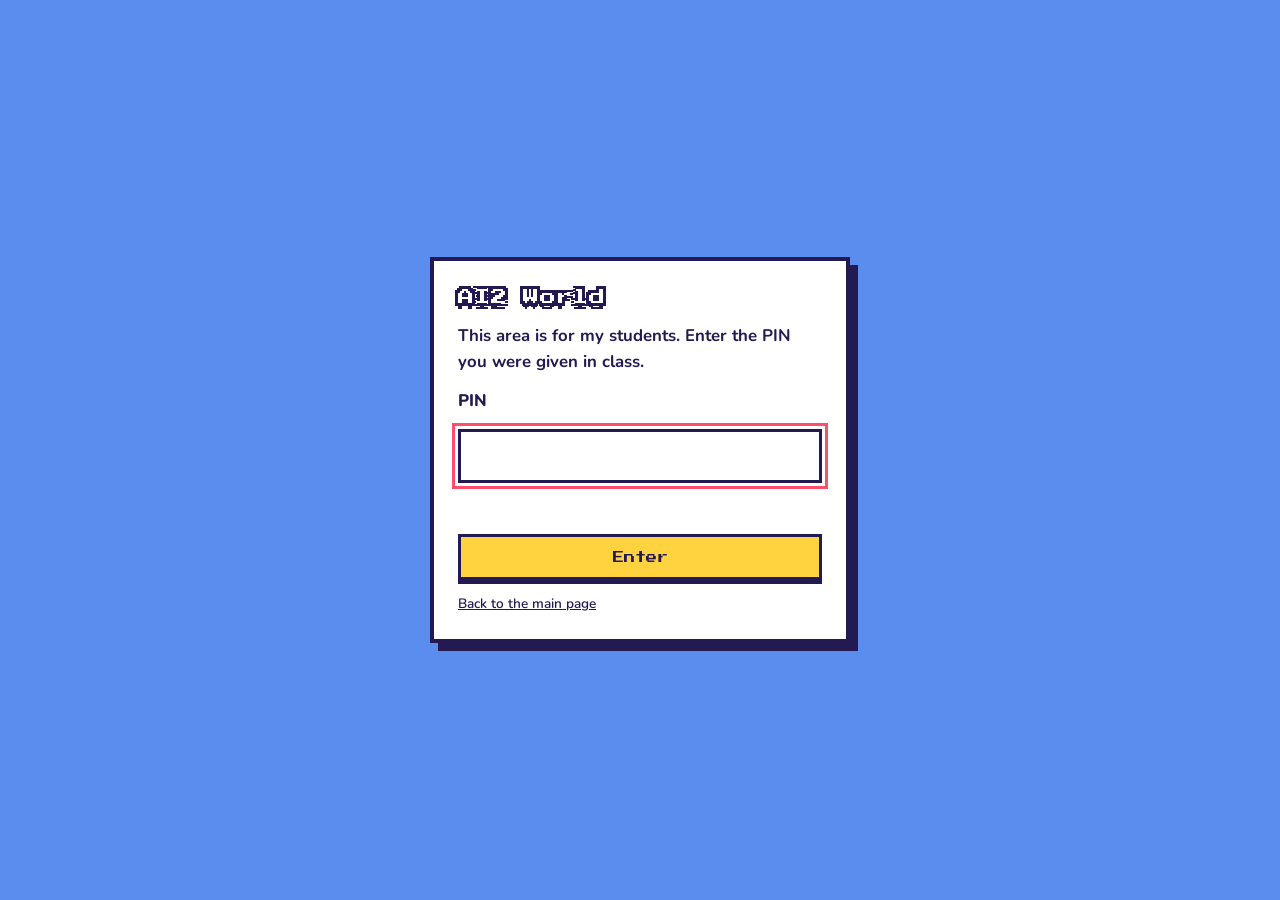
<file: ai2/practice.html>
<!doctype html>
<html lang="en">
<head>
<meta charset="utf-8">
<script src="gate.js"></script>
<meta name="viewport" content="width=device-width,initial-scale=1,viewport-fit=cover">
<meta name="description" content="AI2 Practice Lab: endless practice questions and topic drills with fresh numbers every time. Practice only, not a mock test.">
<title>AI2 Practice Lab</title>
<link rel="preconnect" href="https://fonts.googleapis.com">
<link rel="preconnect" href="https://fonts.gstatic.com" crossorigin>
<link rel="stylesheet" href="https://fonts.googleapis.com/css2?family=Nunito:wght@600;700;800&family=Press+Start+2P&display=swap">
<link rel="stylesheet" href="ai2.css">
</head>
<body class="plain">
<header class="top plab">
  <p class="kicker">Practice only, not a mock test</p>
  <h1>Practice Lab</h1>
  <p class="lede">Practice sets and drills that are new every time. Think it through, do the working, then see how you did.</p>
  <p class="lede notice-practice"><strong>Practice only. This is not a mock test and not a mock exam. The real exam has no multiple-choice questions, so the multiple-choice items here are just to help you think and check your understanding. Do not use your score here to predict your exam mark.</strong></p>
  <p class="plab-links"><a class="btn" href="index.html">Back to AI2 World</a></p>
</header>
<main class="wrap plab-main" id="app"></main>
<footer>
  <div class="wrap">
    <p class="px">AI4Good: by everyone, for everyone.</p>
    <p class="fine">Your recent practice sets are saved only in this browser. Nothing is sent anywhere.</p>
  </div>
</footer>
<script src="../nav.js"></script>
<script src="core.js"></script>
<script src="practice-core.js"></script>
<script src="gen-ea.js"></script>
<script src="gen-sweep.js"></script>
<script src="gen-ml.js"></script>
<script src="gen-si.js"></script>
<script>PRACTICE.start();</script>
</body>
</html>
</file>
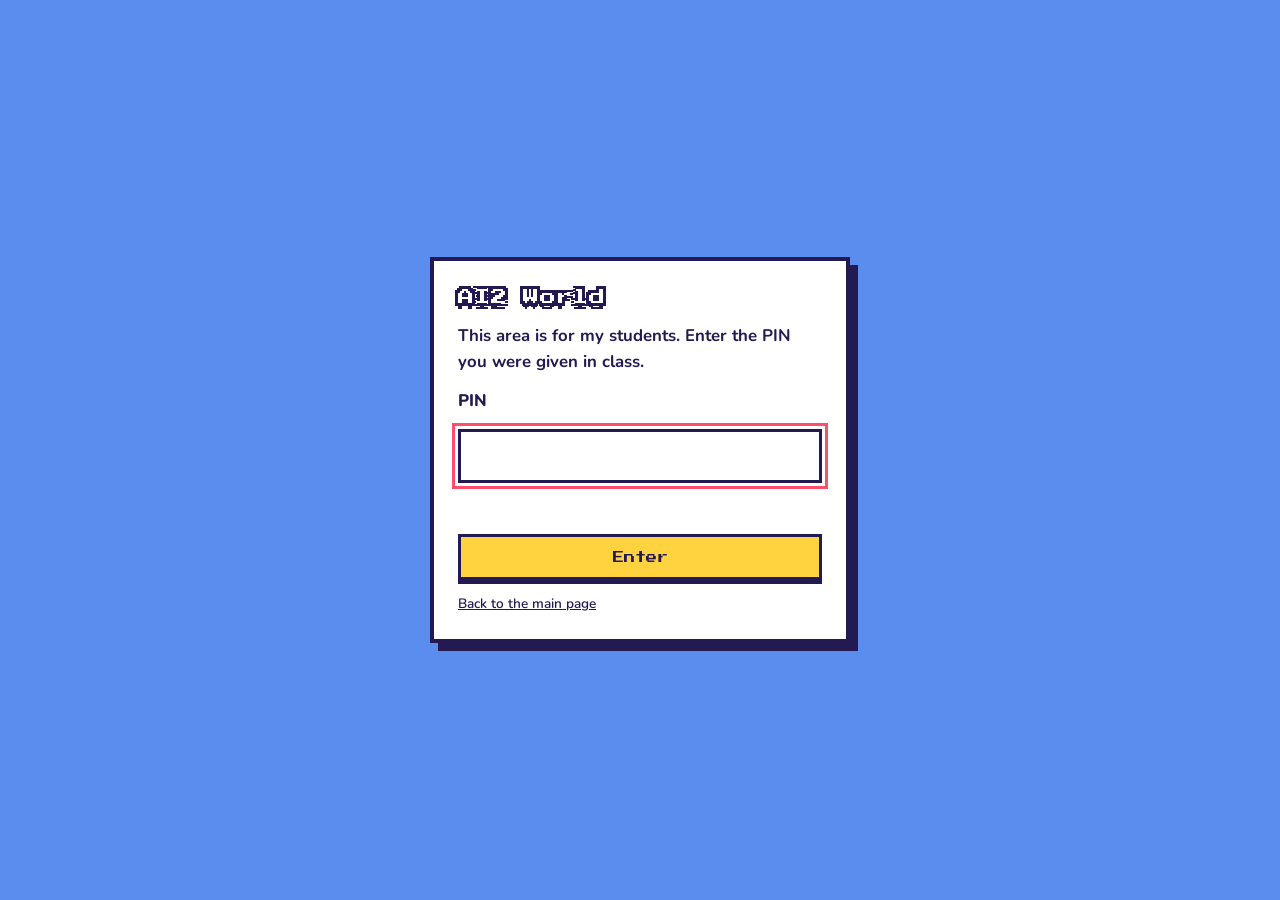
<file: mock-exam/marking.html>
<!doctype html>
<html lang="en">
<head>
<meta charset="utf-8">
<script src="../ai2/gate.js"></script>
<meta name="viewport" content="width=device-width,initial-scale=1,viewport-fit=cover">
<meta name="description" content="Practice only: judge two student answers to one exam question, then mark one yourself.">
<title>Judge and mark the answers</title>
<link rel="preconnect" href="https://fonts.googleapis.com">
<link rel="preconnect" href="https://fonts.gstatic.com" crossorigin>
<link rel="stylesheet" href="https://fonts.googleapis.com/css2?family=Nunito:wght@600;700;800&family=Press+Start+2P&family=Caveat:wght@500;700&display=swap">
<link rel="stylesheet" href="../ai2/ai2.css">
<style>
.mk{display:grid;gap:18px;grid-template-columns:minmax(0,1fr)}.mk-card>*{min-width:0;max-width:100%;box-sizing:border-box}.q{overflow-x:auto}.btn2{max-width:100%}@media(max-width:480px){.pipe .st{min-width:0;padding:.45rem .55rem;font-size:.9rem}.mx-tbl th,.mx-tbl td{padding:.3rem .45rem}}
.mk-card{background:#fff;border:4px solid #231a52;box-shadow:6px 6px 0 #231a52;padding:clamp(14px,3vw,24px);display:grid;gap:14px;min-width:0}
.mk-card h2{margin:0;font:400 .8rem/1.6 "Press Start 2P",monospace}
.mk-card p,.mk-card li{font-weight:700;line-height:1.55;margin:0}
.mk-steps{display:flex;flex-wrap:wrap;gap:6px}
.mk-steps button{font:400 .55rem/1.4 "Press Start 2P",monospace;padding:.6rem .7rem;border:3px solid #231a52;background:#fff;color:#231a52;cursor:pointer}
.mk-steps button[aria-current=step]{background:#ffd23f}
.mk-nav{display:flex;justify-content:space-between;gap:10px;flex-wrap:wrap}
.btn2{font:400 .62rem/1.4 "Press Start 2P",monospace;padding:.8rem 1rem;border:3px solid #231a52;background:#fff;color:#231a52;cursor:pointer;box-shadow:0 4px 0 #231a52}
.btn2.sun{background:#ffd23f}.btn2[disabled]{opacity:.4;cursor:not-allowed}
.q{border:3px solid #231a52;background:#f4fbff;padding:12px 14px}
.q mark{background:#ffe27a;padding:0 .15em}
.mx-tbl{border-collapse:collapse;font-weight:800;margin:4px 0}
.mx-tbl th,.mx-tbl td{border:3px solid #231a52;padding:.35rem .7rem;text-align:center}
.mx-tbl th{background:#e9e4ff}
.pipe{display:flex;flex-wrap:wrap;align-items:center;gap:8px}
.pipe .st{border:3px solid #231a52;padding:.6rem .8rem;font-weight:800;background:#fff;transition:all .35s;text-align:center;min-width:92px}
.pipe .st small{display:block;font-weight:700;font-size:.75rem;min-height:1.1em}
.pipe .ar{font-weight:800}
.pipe .st.on{background:#ffd23f}
.pipe .st.ok{background:#c9f5d0}
.pipe .st.no{background:#f1f1f1;border-style:dashed;color:#6a6a7a}
.two{display:grid;gap:22px;grid-template-columns:minmax(0,1fr)}
.stepper{display:flex;align-items:center;gap:10px;flex-wrap:wrap}.stepper button{font:800 1.2rem Nunito,system-ui,sans-serif;width:2.6rem;height:2.6rem;border:3px solid #231a52;background:#fff;color:#231a52;cursor:pointer}.stepper .score{min-width:5.5ch;text-align:center}
.zp{display:grid;gap:6px;min-width:0}
.zp-bar{display:flex;flex-wrap:wrap;gap:6px;align-items:center}
.zp-bar button{font:800 .9rem Nunito,system-ui,sans-serif;padding:.3rem .7rem;border:3px solid #231a52;background:#fff;color:#231a52;cursor:pointer}
.zp-bar input{flex:1;min-width:80px}
.zp-view{overflow:auto;max-height:min(80vh,820px);border:3px solid #231a52;background:#d9dcec}
.zp-view svg{display:block;margin:0 auto;background:#fffdf5}
.zp h3{margin:0;font:400 .7rem/1.5 "Press Start 2P",monospace}
.verdict-row{display:flex;gap:6px;flex-wrap:wrap}
.verdict-row button{font:800 .95rem Nunito,system-ui,sans-serif;padding:.45rem .8rem;border:3px solid #231a52;background:#fff;color:#231a52;cursor:pointer}
.verdict-row button[aria-pressed=true]{background:#ffd23f}
.score{font:400 1rem/1.4 "Press Start 2P",monospace}
.score.zero{color:#c4163f}.score.hi{color:#1c7a3d}
.good{background:#e9fbea;border:3px solid #231a52;padding:.7rem .9rem}
.warn{background:#fff7d1;border:3px solid #231a52;padding:.7rem .9rem}
.wheel-wrap{display:flex;flex-wrap:wrap;gap:16px;align-items:center}
.chips{display:flex;gap:8px;flex-wrap:wrap;min-height:54px;align-items:center}
.chip{border:3px solid #231a52;background:#fff;padding:.3rem .6rem;font-weight:800;text-align:center;line-height:1.2}
.chip small{display:block;font-weight:700;font-size:.72rem}
.bars{display:grid;gap:6px;font-weight:800;max-width:520px}
.bars div{display:grid;grid-template-columns:96px 1fr 56px;gap:6px;align-items:center}
.bars i{display:block;height:16px;border:2px solid #231a52}
.checks{display:grid;gap:8px;padding-left:1.2rem}
.notice-practice{max-width:60ch;margin-inline:auto;padding:.7rem .9rem;background:#fff7d1;color:#231a52;border:3px solid #231a52;font-weight:800;line-height:1.45}
</style>
</head>
<body class="plain">
<header class="top plab">
  <p class="kicker">Practice only</p>
  <h1>Judge and mark the answers</h1>
  <p class="lede">One exam question, two student answers. Which earns more marks, and why? Length does not decide it. Answering the question that was asked does.</p>
  <p class="plab-links"><a class="btn" href="index.html">Back to the Mock Exam</a> <a class="btn" href="../ai2/index.html">AI2 World</a></p>
</header>
<main class="wrap plab-main mk" id="app">
  <nav class="mk-steps" id="steps" aria-label="Steps"></nav>
  <section id="stage" class="mk-card" aria-live="polite"></section>
  <div class="mk-nav"><button class="btn2" id="back" type="button">&lt; Back</button><button class="btn2 sun" id="next" type="button">Next &gt;</button></div>
</main>
<footer><div class="wrap"><p class="px">AI4Good: by everyone, for everyone.</p><p class="fine">The answers shown are made-up examples written for teaching. Nothing here is sent anywhere.</p></div></footer>
<script>
(function(){
'use strict';
var NS='http://www.w3.org/2000/svg';
function h(tag,cls,txt){var e=document.createElement(tag);if(cls)e.className=cls;if(txt!=null)e.textContent=txt;return e}
function s(tag,attrs,parent,txt){var e=document.createElementNS(NS,tag);for(var k in attrs)e.setAttribute(k,attrs[k]);if(parent)parent.appendChild(e);if(txt!=null)e.textContent=txt;return e}

/* ---------- the three made-up answers, line by line ---------- */
var A={name:'Student A',lines:[
 'Q2. In an evolutionary algorithm the population',
 'evolves over many generations. After selection',
 'we do crossover and then mutation to make the',
 'next generation.',
 'Crossover: I pick parents 1 and 2 and use one-point',
 'crossover after gene 2:',
 {diagram:'cross',h:96},
 'Mutation: then I mutate a gene, for example I change',
 'a 9 into a 4, with a mutation rate of 1%.',
 'This gives a new generation that is better than the',
 'old one, and the average fitness goes up.',
 'We repeat this for many generations until the',
 'algorithm stops. Evolutionary algorithms were',
 'invented in the 1960s and are used for scheduling,',
 'design and many other hard problems. They are',
 'inspired by Darwin and survival of the fittest.',
 'So the population after one generation would be',
 'better and closer to the maximum.'
],tags:{0:['Answers a different question','n'],4:['Crossover: not asked','n'],7:['Mutation: not asked','n'],9:['Next generation: not asked','n'],13:['Background: no marks','n']},total:0,pts:{}};
var B={name:'Student B',lines:[
 'Total fitness = 30+40+20+10 = 100',
 'Slices: 1 = 30%, 2 = 40%, 3 = 20%, 4 = 10%',
 'Spin the wheel 4 times (parents can repeat).',
 'Likely parents: 2, 1, 2, 3',
 'Why: 2 has the biggest slice so it is most likely',
 'to be picked, maybe twice. Weak ones can still',
 'be picked (4 has 10%), it is random.',
 '',
 'Other way: tournament selection. Pick 2 at',
 'random, the fitter one is the parent. Repeat 4 times.',
 'Likely parents: 2, 2, 1, 3',
 'Why: fitter solutions win more often.'
],tags:{0:['R1 +1','y'],1:['R2 +1','y'],2:['R3 +1','y'],3:['R4 +1','y'],4:['R5 +1','y'],6:['R6 +1','y'],8:['O1 +1','y'],9:['O2 +1','y'],10:['O3 +1','y'],11:['O4 0: reason too thin','n']},total:9,pts:{R1:1,R2:1,R3:1,R4:1,R5:1,R6:1,O1:1,O2:1,O3:1,O4:0}};
var C={name:'Student C',lines:[
 'Total fitness = 100, so slice sizes are 30%, 40%,',
 '20% and 10%:',
 {diagram:'wheel',h:150},
 '4 spins, each independent, so parents can repeat.',
 'Likely parents: 2 (7 9 9 1 5), 1 (1 2 9 6 8),',
 '2 (7 9 9 1 5), 3 (0 6 2 4 0).',
 'Why: expected copies = 4 x share = 1.2, 1.6, 0.8, 0.4.',
 'So 2 is the most likely to appear (about 1.6 times)',
 'but nothing is certain: 4 might get no copies, or one.',
 '',
 'Other: tournament, size 2. Pick 2 at random, keep',
 'the fitter one, repeat 4 times. Likely: 2, 2, 1, 3.',
 'Why different: the chance of being picked depends',
 'on rank, not on the size of the fitness values, so',
 'it still works if fitness values are huge or close.',
 'The worst (4) wins only if it is drawn twice, so it',
 'is very unlikely to be chosen.'
],tags:{0:['R1 +1','y'],1:['R2 +1','y'],3:['R3 +1','y'],4:['R4 +1','y'],6:['R5 +1','y'],8:['R6 +1','y'],10:['O1 +1','y'],11:['O2 +1, O3 +1','y'],14:['O4 +1','y']},total:10,pts:{R1:1,R2:1,R3:1,R4:1,R5:1,R6:1,O1:1,O2:1,O3:1,O4:1}};


/* ---------- paper picture ---------- */
function paper(ans,showMarks){
  var W=800,x0=34,lh=30,top=70,y=top,i,L=ans.lines,H=top+86;
  L.forEach(function(l){H+=typeof l==='string'?lh:l.h});
  var svg=s('svg',{viewBox:'0 0 '+W+' '+H,role:'img','aria-label':ans.name+'\'s handwritten answer'});
  for(var g=top+8;g<H;g+=lh)s('line',{x1:0,y1:g,x2:W,y2:g,stroke:'#cfd8f0','stroke-width':1},svg);
  s('line',{x1:26,y1:0,x2:26,y2:H,stroke:'#f2a3a3','stroke-width':2},svg);
  s('text',{x:x0,y:34,'font-family':'Caveat,"Segoe Print","Bradley Hand",cursive','font-size':22,'font-weight':700,fill:'#444'},svg,ans.name);
  s('text',{x:W-14,y:34,'font-family':'Caveat,"Segoe Print","Bradley Hand",cursive','font-size':20,fill:'#777','text-anchor':'end'},svg,'Question 2   [10 marks]');
  L.forEach(function(l,idx){
    if(typeof l==='string'){
      s('text',{x:x0,y:y+lh-8,'font-family':'Caveat,"Segoe Print","Bradley Hand",cursive','font-size':23,'font-weight':500,fill:'#1d2a6b'},svg,l);
      if(showMarks&&ans.tags[idx]){var t=ans.tags[idx],good=t[1]==='y',c=good?'#1c7a3d':'#c4163f';
        s('text',{x:W-10,y:y+lh-8,'font-family':'Caveat,"Segoe Print","Bradley Hand",cursive','font-size':20,'font-weight':700,fill:c,'text-anchor':'end'},svg,(good?'✓ ':'✗ ')+t[0]);
        s('line',{x1:x0,y1:y+lh-5,x2:x0+Math.min(l.length*10,W-x0-190),y2:y+lh-5,stroke:c,'stroke-width':2,'stroke-dasharray':good?'0':'5 4'},svg)}
      y+=lh;
    }else{
      var gg=s('g',{transform:'translate('+x0+','+(y+6)+')'},svg);
      if(l.diagram==='cross'){
        [[0,'1 2 9 6 8'],[1,'7 9 9 1 5']].forEach(function(r){s('rect',{x:0,y:r[0]*34,width:150,height:26,fill:'none',stroke:'#1d2a6b','stroke-width':2},gg);s('text',{x:10,y:r[0]*34+20,'font-family':'Caveat,"Segoe Print","Bradley Hand",cursive','font-size':22,fill:'#1d2a6b'},gg,r[1])});
        s('line',{x1:62,y1:-4,x2:62,y2:66,stroke:'#d6254d','stroke-width':2,'stroke-dasharray':'4 3'},gg);
        s('path',{d:'M165 34 L205 34 M195 27 L205 34 L195 41',stroke:'#1d2a6b','stroke-width':2,fill:'none'},gg);
        [[0,'1 2 9 1 5'],[1,'7 9 9 6 8']].forEach(function(r){s('rect',{x:220,y:r[0]*34,width:150,height:26,fill:'none',stroke:'#1d2a6b','stroke-width':2},gg);s('text',{x:230,y:r[0]*34+20,'font-family':'Caveat,"Segoe Print","Bradley Hand",cursive','font-size':22,fill:'#1d2a6b'},gg,r[1])});
        if(showMarks)s('text',{x:W-x0-10,y:30,'font-family':'Caveat,"Segoe Print","Bradley Hand",cursive','font-size':20,'font-weight':700,fill:'#c4163f','text-anchor':'end'},gg,'✗ not asked')
      }else if(l.diagram==='wheel'){
        var sh=[.3,.4,.2,.1],cols=['#f6c7d0','#ffe08a','#c9ead3','#cbd3f5'],a=-Math.PI/2,cx=70,cy=68,r=62;
        sh.forEach(function(p,k){var a2=a+p*2*Math.PI,x1=cx+r*Math.cos(a),y1=cy+r*Math.sin(a),x2=cx+r*Math.cos(a2),y2=cy+r*Math.sin(a2);
          s('path',{d:'M'+cx+' '+cy+' L'+x1+' '+y1+' A'+r+' '+r+' 0 '+(p>.5?1:0)+' 1 '+x2+' '+y2+' Z',fill:cols[k],stroke:'#1d2a6b','stroke-width':2},gg);
          var am=(a+a2)/2;s('text',{x:cx+r*.6*Math.cos(am)-5,y:cy+r*.6*Math.sin(am)+6,'font-family':'Caveat,"Segoe Print","Bradley Hand",cursive','font-size':22,'font-weight':700,fill:'#1d2a6b'},gg,String(k+1));a=a2});
        s('path',{d:'M140 68 L172 68 M164 61 L172 68 L164 75',stroke:'#1d2a6b','stroke-width':2,fill:'none'},gg);
        s('text',{x:182,y:60,'font-family':'Caveat,"Segoe Print","Bradley Hand",cursive','font-size':22,fill:'#1d2a6b'},gg,'1: 30%   2: 40%');
        s('text',{x:182,y:88,'font-family':'Caveat,"Segoe Print","Bradley Hand",cursive','font-size':22,fill:'#1d2a6b'},gg,'3: 20%   4: 10%');
      }
      y+=l.h;
    }
  });
  if(showMarks){
    var tot=s('g',{},svg);
    s('rect',{x:W-190,y:H-52,width:176,height:40,fill:'none',stroke:ans.total?'#1c7a3d':'#c4163f','stroke-width':3,rx:20},tot);
    s('text',{x:W-102,y:H-24,'font-family':'Caveat,"Segoe Print","Bradley Hand",cursive','font-size':28,'font-weight':700,fill:ans.total?'#1c7a3d':'#c4163f','text-anchor':'middle'},tot,ans.total+' / 10')}
  return svg;
}

/* ---------- zoomable viewer ---------- */
function viewer(ans,showMarks){
  var box=h('div','zp'),bar=h('div','zp-bar'),view=h('div','zp-view'),svg=paper(ans,showMarks),z=1;
  box.appendChild(h('h3',null,ans.name));
  function apply(){svg.style.width=(z*100)+'%';sl.value=z}
  function set(v){z=Math.max(1,Math.min(4,v));apply()}
  function b(l,fn,aria){var x=h('button',null,l);x.type='button';x.setAttribute('aria-label',aria);x.onclick=fn;bar.appendChild(x);return x}
  b('−',function(){set(z-.25)},'Zoom out');b('+',function(){set(z+.25)},'Zoom in');
  var sl=document.createElement('input');sl.type='range';sl.min=1;sl.max=4;sl.step=.05;sl.value=1;sl.setAttribute('aria-label','Zoom level');sl.oninput=function(){set(+sl.value)};bar.appendChild(sl);
  b('Fit',function(){set(1)},'Fit to window');
  view.appendChild(svg);box.appendChild(bar);box.appendChild(view);
  view.addEventListener('wheel',function(e){if(e.ctrlKey||e.metaKey){e.preventDefault();set(z+(e.deltaY<0?.15:-.15))}},{passive:false});
  svg.addEventListener('dblclick',function(){set(z<2?z+1:1)});
  apply();return box;
}

/* ---------- state ---------- */
var step=0,verdict={A:null,B:null},revealed=false,STEPS=['1 The question','2 Judge','3 Mark it','4 See selection','5 Tips'];
var stage=document.getElementById('stage'),stepsEl=document.getElementById('steps'),nextB=document.getElementById('next'),backB=document.getElementById('back');
STEPS.forEach(function(t,i){var b=h('button',null,t);b.type='button';b.onclick=function(){go(i)};stepsEl.appendChild(b)});
function go(i){step=i;render();window.scrollTo(0,0)}
nextB.onclick=function(){if(step<STEPS.length-1)go(step+1)};
backB.onclick=function(){if(step>0)go(step-1)};
var timers=[];function clearT(){timers.forEach(clearTimeout);timers=[]}

function render(){
  clearT();stage.innerHTML='';
  [].forEach.call(stepsEl.children,function(b,i){if(i===step)b.setAttribute('aria-current','step');else b.removeAttribute('aria-current')});
  backB.disabled=step===0;nextB.disabled=(step===STEPS.length-1)||(step===1&&!revealed);
  nextB.textContent=step===1&&!revealed?'Judge first':'Next >';
  [s1,s2,s3,s4,s5][step]();
}

/* step 1 */
function s1(){
  stage.appendChild(h('h2',null,'1. Read what is actually asked'));
  var q=h('div','q');q.innerHTML='<p><b>Question 2 [10 marks].</b> Consider the following population of solutions being manipulated by a standard evolutionary algorithm for a maximisation problem:</p>'+
   '<table class="mx-tbl" aria-label="Population"><thead><tr><th>No.</th><th colspan="5">Genome</th><th>Fitness</th></tr></thead><tbody><tr><td>1.</td><td>1</td><td>2</td><td>9</td><td>6</td><td>8</td><td>30</td></tr><tr><td>2.</td><td>7</td><td>9</td><td>9</td><td>1</td><td>5</td><td>40</td></tr><tr><td>3.</td><td>0</td><td>6</td><td>2</td><td>4</td><td>0</td><td>20</td></tr><tr><td>4.</td><td>0</td><td>5</td><td>1</td><td>3</td><td>1</td><td>10</td></tr></tbody></table>'+
   '<p><mark>Show</mark> a likely population of four parents after selection using the roulette-wheel scheme, <mark>indicating why</mark>. <mark>How might</mark> the population look if you use another form of selection? <mark>Indicate why</mark>.</p>';
  stage.appendChild(q);
  stage.appendChild(h('p',null,'Count the asks: four. Show parents (roulette). Say why. Show parents (another scheme). Say why. The question stops after selection. It does not ask for crossover, mutation or the next generation.'));
  var pipe=h('div','pipe');pipe.setAttribute('aria-label','Stages of an evolutionary algorithm');
  var names=[['Population',''],['Selection','asked'],['Crossover','not asked'],['Mutation','not asked'],['Next generation','not asked']],els=[];
  names.forEach(function(n,i){if(i)pipe.appendChild(h('span','ar','→'));var d=h('div','st');d.appendChild(document.createTextNode(n[0]));d.appendChild(h('small',null,''));pipe.appendChild(d);els.push(d)});
  stage.appendChild(pipe);
  var play=h('button','btn2 sun','Play: what is being asked?');play.type='button';stage.appendChild(play);
  var note=h('p',null,'');stage.appendChild(note);
  function run(){clearT();els.forEach(function(e){e.className='st';e.lastChild.textContent=''});note.textContent='';
    els.forEach(function(e,i){timers.push(setTimeout(function(){els.forEach(function(x){x.classList.remove('on')});e.classList.add('on')},i*650))});
    timers.push(setTimeout(function(){els.forEach(function(e,i){e.className='st '+(i===1?'ok':(i>1?'no':''));e.lastChild.textContent=names[i][1]});note.textContent='Only the green box is asked. A long answer about the grey boxes earns no marks, however good it is.'},names.length*650+300))}
  play.onclick=run;run();
}

/* step 2 */
function s2(){
  stage.appendChild(h('h2',null,'2. You are the examiner'));
  stage.appendChild(h('p',null,'Two students answered Question 2. Zoom in to read them. Decide: high, medium or low marks?'));
  var two=h('div','two');two.appendChild(viewer(A,false));two.appendChild(viewer(B,false));stage.appendChild(two);
  [['A',A],['B',B]].forEach(function(p){
    var row=h('div','verdict-row');row.appendChild(h('b',null,p[1].name+':'));
    ['High marks','Medium','Low marks'].forEach(function(v){var b=h('button',null,v);b.type='button';b.setAttribute('aria-pressed',String(verdict[p[0]]===v));
      b.onclick=function(){verdict[p[0]]=v;render()};row.appendChild(b)});stage.appendChild(row)});
  stage.appendChild(h('p',null,'Talk to your partner: which one did more writing? Which one answered what was asked? Why do you think so?'));
  var r=h('button','btn2 sun',revealed?'Done. Press Next':'Go to marking');r.type='button';r.disabled=!(verdict.A&&verdict.B);
  r.onclick=function(){revealed=true;go(2)};stage.appendChild(r);
  if(!(verdict.A&&verdict.B))stage.appendChild(h('p',null,'Choose a verdict for both answers to continue.'));
  backB.disabled=false;nextB.disabled=!revealed;
}

/* step 3 */
var myMark=null;
function s3(){
  stage.appendChild(h('h2',null,'3. Student A, then you mark Student B'));
  var sc=h('p');sc.innerHTML='<span class="score zero">Student A: 0 / 10</span>';stage.appendChild(sc);
  stage.appendChild(h('p',null,'Your verdicts: A = '+verdict.A+', B = '+verdict.B+'.'));
  stage.appendChild(viewer(A,true));
  var wa=h('div','warn');wa.innerHTML='<b>Why 0?</b> Student A wrote a lot, and it is all correct. But it answers a different question: crossover, mutation and the next generation are not asked. Marks follow what the question asks, not how much is written.';stage.appendChild(wa);
  stage.appendChild(h('h2',null,'Now you are the examiner'));
  stage.appendChild(viewer(B,false));
  stage.appendChild(h('p',null,'Mark Student B yourself, on paper, with your partner or group. Underline what each line answers. Then give a mark out of 10.'));
  var row=h('div','stepper');
  var minus=h('button',null,'−');minus.type='button';minus.setAttribute('aria-label','One mark less');
  var plus=h('button',null,'+');plus.type='button';plus.setAttribute('aria-label','One mark more');
  var out=h('span','score',(myMark==null?'? ':myMark)+' / 10');
  function upd(){out.textContent=(myMark==null?'?':myMark)+' / 10'}
  minus.onclick=function(){myMark=Math.max(0,(myMark==null?5:myMark)-1);upd()};
  plus.onclick=function(){myMark=Math.min(10,(myMark==null?5:myMark)+1);upd()};
  row.appendChild(h('b',null,'Your mark for Student B:'));row.appendChild(minus);row.appendChild(out);row.appendChild(plus);stage.appendChild(row);
  var g=h('div','good');g.innerHTML='<b>Compare and discuss.</b> Show your mark to your partner. If you differ, each of you points to the exact line in Student B\'s answer that earns or loses a mark. Which lines answer the question? Which lines are thin? What one sentence would raise the mark?';stage.appendChild(g);
}

/* step 4 */
function s4(){
  stage.appendChild(h('h2',null,'4. See roulette-wheel selection happen'));
  stage.appendChild(h('p',null,'This is what the question wanted you to show. Each slice is a solution. A bigger fitness means a bigger slice. Spin four times to choose four parents.'));
  var wrap=h('div','wheel-wrap');stage.appendChild(wrap);
  var svg=s('svg',{viewBox:'0 0 260 260',width:260,height:260,role:'img','aria-label':'Roulette wheel with four slices'});wrap.appendChild(svg);
  var sh=[.3,.4,.2,.1],cols=['#f6c7d0','#ffe08a','#c9ead3','#cbd3f5'],starts=[],a=0,acc=0;
  var rot=s('g',{},svg),labs=[];
  sh.forEach(function(p,k){starts.push(acc*360);var a1=acc*2*Math.PI-Math.PI/2,a2=(acc+p)*2*Math.PI-Math.PI/2,r=110,cx=130,cy=130;
    s('path',{d:'M'+cx+' '+cy+' L'+(cx+r*Math.cos(a1))+' '+(cy+r*Math.sin(a1))+' A'+r+' '+r+' 0 '+(p>.5?1:0)+' 1 '+(cx+r*Math.cos(a2))+' '+(cy+r*Math.sin(a2))+' Z',fill:cols[k],stroke:'#231a52','stroke-width':3},rot);
    var am=(a1+a2)/2,lx=cx+r*.62*Math.cos(am),ly=cy+r*.62*Math.sin(am)+7;labs.push([s('text',{x:lx,y:ly,'text-anchor':'middle','font-family':'Nunito,sans-serif','font-weight':800,'font-size':20,fill:'#231a52'},rot,(k+1)+' ('+Math.round(p*100)+'%)'),lx,ly-7]);acc+=p});
  function setAng(v){rot.setAttribute('transform','rotate('+v+' 130 130)');labs.forEach(function(l){l[0].setAttribute('transform','rotate('+(-v)+' '+l[1]+' '+l[2]+')')})}
  s('path',{d:'M130 4 L118 -10 L142 -10 Z',fill:'#d6254d',stroke:'#231a52','stroke-width':2,transform:'translate(0,16)'},svg);
  var side=h('div');side.style.display='grid';side.style.gap='10px';wrap.appendChild(side);
  var chips=h('div','chips');chips.setAttribute('aria-label','Parents chosen');
  var spin=h('button','btn2 sun','Spin');spin.type='button';
  var reset=h('button','btn2','Start again');reset.type='button';
  var msg=h('p',null,'Parents chosen so far: none.');
  var GEN=['1 2 9 6 8','7 9 9 1 5','0 6 2 4 0','0 5 1 3 1'];
  var cur=0,picked=[],busy=false;
  function pick(){var u=Math.random(),c=0;for(var i=0;i<4;i++){c+=sh[i];if(u<c)return i}return 3}
  spin.onclick=function(){if(busy||picked.length>=4)return;busy=true;var k=pick(),th=starts[k]+Math.random()*sh[k]*360*.8+sh[k]*360*.1;
    var base=360*Math.ceil((cur+720)/360)-th;if(base<cur+720)base+=360;var from=cur,to=base,t0=null;cur=base;
    function anim(ts){if(t0===null)t0=ts;var p=Math.min(1,(ts-t0)/2200),e=1-Math.pow(1-p,3);setAng(from+(to-from)*e);if(p<1)requestAnimationFrame(anim)}requestAnimationFrame(anim);
    timers.push(setTimeout(function(){picked.push(k);var c=h('div','chip');c.innerHTML='Solution '+(k+1)+'<small>'+GEN[k]+'</small>';chips.appendChild(c);busy=false;
      msg.textContent=picked.length<4?'Parents chosen so far: '+picked.map(function(x){return x+1}).join(', ')+'.':'Four parents: '+picked.map(function(x){return x+1}).join(', ')+'. Repeats are normal. Run it again and you will get a different set, so we say "a likely population", not "the" population.';
      spin.disabled=picked.length>=4},2350))};
  reset.onclick=function(){if(busy)return;picked=[];chips.innerHTML='';msg.textContent='Parents chosen so far: none.';spin.disabled=false};
  var rowb=h('div');rowb.style.display='flex';rowb.style.gap='8px';rowb.style.flexWrap='wrap';rowb.appendChild(spin);rowb.appendChild(reset);
  side.appendChild(rowb);side.appendChild(chips);side.appendChild(msg);
  /* many spins */
  stage.appendChild(h('p',null,'Why "likely"? Spin a thousand times and count how often each solution is chosen.'));
  var many=h('button','btn2','Spin 1000 times');many.type='button';stage.appendChild(many);
  var bars=h('div','bars');stage.appendChild(bars);
  many.onclick=function(){var n=[0,0,0,0];for(var i=0;i<1000;i++)n[pick()]++;bars.innerHTML='';n.forEach(function(v,k){var d=h('div');d.innerHTML='<span>Solution '+(k+1)+'</span><i style="width:'+(v/10)+'%;background:'+cols[k]+'"></i><span>'+(v/10).toFixed(1)+'%</span>';bars.appendChild(d)});
    bars.appendChild(h('p',null,'About 30, 40, 20 and 10 percent: the slice sizes. A single spin of four is random, but the pattern is predictable. That is the reason you give.'))};
  var cb=h('div','good');cb.innerHTML='<b>A strong answer to compare with.</b> Student C shows the slices, lists likely parents with their genomes, gives the reason in numbers, and explains why the second scheme behaves differently.';stage.appendChild(cb);
  stage.appendChild(viewer(C,false));
}

/* step 5 */
function s5(){
  stage.appendChild(h('h2',null,'5. Tips for exam answers'));
  var ul=h('ol','checks');
  ['<b>Underline the command words and count the asks.</b> "Show", "indicating why", "how might", "indicate why" is four asks. Label your answer to match: (a), (b), (c), (d).',
   '<b>Answer exactly those asks.</b> Do not write the next stage of the algorithm because you know it. Extra material earns nothing and costs time.',
   '<b>Show working.</b> Totals, shares and slice sizes are marks. A bare list of parents is not.',
   '<b>Give the reason, with "because".</b> "Solution 2 is likely because it has 40% of the wheel." A why needs a link, not just a fact.',
   '<b>Stop when you have answered.</b> A short answer that hits every point beats a long answer that misses the question.'
  ].forEach(function(t){var li=h('li');li.innerHTML=t;ul.appendChild(li)});stage.appendChild(ul);
  var g=h('div','good');g.innerHTML='<b>With a partner:</b> take another question from the Mock Exam. Write the asks on a sticky note first. Swap with your partner and check: did each answer match an ask? Mark in red pen and say aloud why.';stage.appendChild(g);
  var l=h('p');l.innerHTML='<a class="btn" href="index.html">Go to the Mock Exam</a>';stage.appendChild(l);
}
render();
})();
</script>
</body>
</html>
</file>
<file: ai2/ai2.css>
[hidden]{display:none!important}
/* Layout: one platformer world. Title, HUD and three floating level blocks on brick ground. Choosing a block opens a white study panel below with four steps: Explore (animated demos), Test (one multiple choice question at a time), Reflect, Go further. */
:root{
  color-scheme:light;
  --sky:#5c94fc;
  --ink:#231a52;
  --paper:#fff;
  --block:#fcb83c;
  --block-hi:#ffe08a;
  --block-lo:#b8700c;
  --used:#9a6b3a;
  --brick:#c84c0c;
  --coin:#ffd23c;
  --red:#d62c0c;
  --grape:#6a3df0;
  --grape-deep:#2a1470;
  --mint:#2ee6a6;
  --coral:#ff4f6d;
  --muted:#4b4380;
  --f-pixel:'Press Start 2P','Courier New',monospace;
  --f-body:'Nunito','Trebuchet MS',system-ui,sans-serif;
  --gutter:clamp(16px,4vw,40px);
  --bs:96px;
  --wc:#6a3df0;
  --outline:2px 0 0 var(--ink),-2px 0 0 var(--ink),0 2px 0 var(--ink),0 -2px 0 var(--ink),2px 2px 0 var(--ink),-2px 2px 0 var(--ink),2px -2px 0 var(--ink),-2px -2px 0 var(--ink);
  --outline-lg:3px 0 0 var(--ink),-3px 0 0 var(--ink),0 3px 0 var(--ink),0 -3px 0 var(--ink),3px 3px 0 var(--ink),-3px 3px 0 var(--ink),3px -3px 0 var(--ink),-3px -3px 0 var(--ink),0 6px 0 var(--ink);
}
*{box-sizing:border-box}
body{margin:0;background:var(--sky);color:var(--ink);font-family:var(--f-body);font-weight:600;font-size:1.05rem;line-height:1.6;-webkit-text-size-adjust:100%}
button,input,textarea{font:inherit;color:inherit}
:focus-visible{outline:3px solid var(--coral);outline-offset:3px}
.wrap{max-width:1040px;margin-inline:auto;padding-inline:var(--gutter)}
.fine{font-size:.92rem;color:var(--muted);margin:0}

/* world */
.world{position:relative;overflow:hidden;padding-inline:16px;background:var(--sky)}
.top{position:relative;z-index:1;max-width:1040px;margin-inline:auto;padding-top:28px;display:grid;gap:18px;justify-items:center;text-align:center}
.kicker{margin:0;font:400 .7rem var(--f-pixel);letter-spacing:.06em;color:#fff;text-shadow:var(--outline)}
h1{margin:0;font:400 clamp(1.4rem,5.4vw,3rem)/1.4 var(--f-pixel);letter-spacing:.02em;color:#fff;text-shadow:var(--outline-lg);text-wrap:balance}
.lede{margin:0;max-width:50ch;font-weight:800;font-size:1.1rem;text-wrap:balance}
.hud{width:100%;display:flex;flex-wrap:wrap;justify-content:space-between;align-items:center;gap:12px 20px;background:var(--ink);color:#fff;border:4px solid #fff;box-shadow:0 0 0 4px var(--ink);padding:12px 16px;font:400 .7rem/1.6 var(--f-pixel);text-align:left}
.hud dl{margin:0;display:flex;flex-wrap:wrap;gap:12px 32px}
.stat{display:flex;flex-direction:column;gap:4px}
.hud dt{color:var(--coin);margin:0}
.hud dd{margin:0}
.snd{font:400 .65rem var(--f-pixel);background:var(--block);color:var(--ink);border:3px solid #fff;padding:8px 10px;cursor:pointer}
.snd:hover{background:var(--block-hi)}
.clear{display:grid;gap:6px;width:100%;background:var(--coin);border:4px solid var(--ink);box-shadow:6px 6px 0 var(--ink);padding:14px 16px}
.clear strong{font:400 clamp(.85rem,3vw,1.15rem) var(--f-pixel);color:var(--red)}

.scenery{position:absolute;inset:0;pointer-events:none;z-index:0}
.cloud{position:absolute;left:0;height:auto;animation:drift var(--t) linear infinite;animation-delay:var(--dl)}
@keyframes drift{from{transform:translateX(-200px)}to{transform:translateX(calc(100vw + 200px))}}
.hill{position:absolute;bottom:64px;height:auto}
.hill.a{left:2%;width:360px}
.hill.b{right:14%;width:224px}
.ground{position:absolute;left:0;right:0;bottom:0;height:64px;background-color:var(--brick);background-image:var(--brick-tile);background-size:32px 32px;image-rendering:pixelated;border-top:4px solid var(--ink)}
.pole{display:none;position:absolute;right:36px;bottom:64px;width:12px;height:230px;background:#fff;border:3px solid var(--ink)}
.pole::before{content:"";position:absolute;top:-22px;left:-3px;width:12px;height:12px;background:var(--coin);border:3px solid var(--ink)}
.flag{position:absolute;right:48px;bottom:84px;width:56px;height:44px;background:var(--red);border:3px solid var(--ink);clip-path:polygon(0 0,100% 50%,0 100%);transform:scaleX(-1);transition:bottom 1.6s steps(14)}
.won .flag{bottom:252px}
@media (min-width:1000px){.pole{display:block}}

.stage{position:relative;z-index:1;max-width:760px;margin-inline:auto;padding:56px 0 150px}
.levels{list-style:none;margin:0;padding:0;display:grid;grid-template-columns:repeat(3,minmax(0,1fr));gap:36px 14px}
.levels>li{display:flex;justify-content:center;margin-top:var(--lift,0px)}
.floater{display:flex;flex-direction:column;align-items:center;gap:8px;text-align:center;animation:bob 2.2s ease-in-out infinite;animation-delay:var(--d,0s)}
@keyframes bob{0%,100%{transform:translateY(0)}50%{transform:translateY(-6px)}}
.block,.tile{position:relative;width:var(--bs);height:var(--bs);padding:0;border:4px solid var(--ink);background:var(--block);box-shadow:inset 4px 4px 0 var(--block-hi),inset -4px -4px 0 var(--block-lo),0 6px 0 var(--ink);display:grid;place-items:center}
.block{cursor:pointer;transition:transform .12s steps(3)}
.block:hover{transform:translateY(-4px)}
.block:active{transform:translateY(2px)}
.block.bump{animation:bump .28s steps(4)}
@keyframes bump{40%{transform:translateY(-20px)}}
.block.met{background:var(--used);box-shadow:inset 4px 4px 0 #c99a62,inset -4px -4px 0 #6b4521,0 6px 0 var(--ink)}
.lvn{font:400 1rem/1 var(--f-pixel);color:var(--ink)}
.block.met .lvn{color:#fff}
.badge{position:absolute;top:-16px;right:-14px;min-width:30px;height:30px;display:grid;place-items:center;background:#fff;border:4px solid var(--ink);color:var(--red);font:400 .8rem/1 var(--f-pixel);animation:pulse 1.2s steps(2) infinite}
.block.met .badge{color:#0a7a0a;font:800 1.1rem/1 var(--f-body);animation:none}
@keyframes pulse{50%{transform:translateY(-3px)}}
.nm{max-width:200px;font:400 .68rem/1.6 var(--f-pixel);color:#fff;text-shadow:var(--outline)}
.sub{max-width:200px;font-size:.95rem;font-weight:800;line-height:1.35}
.stars{display:flex;gap:4px;min-height:22px}
.star{width:22px;height:22px;fill:rgba(255,255,255,.55);filter:drop-shadow(0 2px 0 var(--ink))}
.star.on{fill:var(--coin)}

/* study panel */
.lv{position:relative;background:#8fd8ff;border-top:6px solid var(--ink);padding-block:clamp(28px,5vw,56px) clamp(36px,6vw,72px);scroll-margin-top:0}
.lv-head{display:flex;flex-wrap:wrap;align-items:center;gap:18px 22px}
.lv-head .tile{--bs:88px;flex:none;background:var(--wc);box-shadow:inset 4px 4px 0 rgba(255,255,255,.35),inset -4px -4px 0 rgba(0,0,0,.25),0 6px 0 var(--ink)}
.lv-head .lvn{color:#fff;font-size:1.05rem}
.who{min-width:0;flex:1 1 320px}
.who h2{margin:0 0 .4rem;font:400 clamp(1rem,3.2vw,1.5rem)/1.5 var(--f-pixel)}
.who p{margin:0;max-width:56ch}
.lv-back{margin-left:auto}
.steps{display:grid;grid-template-columns:repeat(4,minmax(0,1fr));gap:.6rem;margin:26px 0 22px}
.step{min-width:0;padding:.8rem .4rem;font:400 .58rem/1.5 var(--f-pixel);color:var(--ink);background:var(--paper);border:3px solid var(--ink);box-shadow:0 4px 0 var(--ink);cursor:pointer;overflow-wrap:anywhere}
.step[aria-selected="true"]{background:var(--wc);color:#fff;transform:translateY(3px);box-shadow:0 1px 0 var(--ink)}
.panel,.demo{background:var(--paper);border:4px solid var(--ink);box-shadow:6px 6px 0 var(--ink);padding:clamp(16px,3vw,26px);min-width:0}
.demo{margin-bottom:22px}
h3{margin:0 0 .7rem;font:400 clamp(.78rem,2.2vw,1rem)/1.6 var(--f-pixel)}
h4{margin:0 0 .5rem;font:400 .66rem/1.6 var(--f-pixel)}
.panel p{margin:0 0 .9rem;max-width:62ch}
.pane-foot{display:flex;flex-wrap:wrap;align-items:center;justify-content:space-between;gap:.8rem 1.2rem;margin-top:6px}

.btn{display:inline-flex;align-items:center;justify-content:center;padding:.8rem 1rem;font:400 .62rem/1.4 var(--f-pixel);letter-spacing:.03em;color:var(--ink);background:var(--paper);border:3px solid var(--ink);box-shadow:0 5px 0 var(--ink);cursor:pointer}
.btn:hover{transform:translateY(-1px)}
.btn:active{transform:translateY(4px);box-shadow:0 1px 0 var(--ink)}
.btn-sun{background:var(--coin)}
.btn-coral{background:var(--coral)}
.btn-mint{background:var(--mint)}
.btnrow{display:flex;flex-wrap:wrap;align-items:center;gap:.7rem}
.tgl{padding:.5rem .7rem;font:700 .92rem var(--f-body);background:var(--paper);border:3px solid var(--ink);cursor:pointer}
.tgl[aria-pressed="true"]{background:var(--coin)}
.presets{display:flex;flex-wrap:wrap;align-items:center;gap:.5rem}
.presets-l{font:400 .56rem/1.6 var(--f-pixel);color:var(--grape);margin-right:.2rem}
.chip-btn{padding:.35rem .7rem;font:800 .92rem var(--f-body);background:#e2d9ff;border:3px solid var(--ink);cursor:pointer}
.chip-btn:hover{background:#fff08a}
.subtabs{display:flex;flex-wrap:wrap;gap:.5rem;margin:0 0 18px}
.subtab{padding:.6rem .8rem;font:400 .58rem/1.4 var(--f-pixel);background:var(--paper);border:3px solid var(--ink);box-shadow:0 4px 0 var(--ink);cursor:pointer}
.subtab[aria-selected="true"]{background:var(--coin);transform:translateY(3px);box-shadow:0 1px 0 var(--ink)}

/* demo layout */
.dgrid{display:grid;grid-template-columns:minmax(0,1.5fr) minmax(0,1fr);gap:clamp(16px,3vw,26px);align-items:start}
.dview,.dctl{display:grid;gap:.9rem;min-width:0;align-content:start}
.demo-title{margin:0}
.demo-note{margin:0;font-size:1rem}
.cv{display:block;width:100%;height:auto;background:#fff;border:3px solid var(--ink);image-rendering:auto;touch-action:manipulation}
.cv.px{image-rendering:pixelated}
.readout{margin:0;padding:.6rem .8rem;background:#fff8d6;border:3px dashed var(--ink);font-weight:800;font-size:.98rem;min-height:3.4em}
.ctl{display:grid;gap:.25rem}
.ctl-top{display:flex;justify-content:space-between;gap:.6rem;align-items:baseline}
.ctl-name{font:400 .56rem/1.6 var(--f-pixel)}
.ctl-val{font:800 .95rem var(--f-body);color:var(--grape)}
.ctl input[type=range]{width:100%;accent-color:var(--grape)}
.legend{display:flex;flex-wrap:wrap;gap:.4rem 1rem;margin:0;padding:0;list-style:none;font-size:.92rem;font-weight:800}
.legend i{display:inline-block;width:12px;height:12px;margin-right:.35rem;border:2px solid var(--ink);vertical-align:-1px}
.verdict{margin:0;padding:.7rem .9rem;border:3px solid var(--ink);background:#e2d9ff;font-weight:800}
.verdict.good{background:#c9f7e4}
.verdict.warn{background:#ffe3a6}
.tbl{width:100%;border-collapse:collapse;font-size:.95rem;font-weight:700}
.tbl th,.tbl td{padding:.35rem .5rem;border-bottom:2px solid rgba(35,26,82,.18);text-align:left}
.tbl th{font:400 .52rem/1.6 var(--f-pixel)}
.tbl td.n{font-variant-numeric:tabular-nums}
.scroll-x{overflow-x:auto}

/* quiz */
.quiz{display:grid;gap:1rem}
.quiz h3{margin:0;font-size:clamp(.82rem,2.3vw,1.05rem);line-height:1.7}
.qz-meta{display:flex;flex-wrap:wrap;align-items:center;gap:.7rem;margin:0!important;font:400 .56rem var(--f-pixel);color:var(--muted)}
.chip{display:inline-block;padding:.25rem .5rem;font:400 .5rem var(--f-pixel);border:2px solid var(--ink);color:var(--ink);background:var(--coin)}
.opts{display:grid;gap:.8rem}
.opt{display:flex;gap:.8rem;align-items:flex-start;width:100%;text-align:left;padding:.8rem 1rem;font-weight:800;font-size:1.02rem;line-height:1.45;color:var(--ink);background:var(--paper);border:3px solid var(--ink);box-shadow:0 4px 0 var(--ink);cursor:pointer}
.opt .ol{flex:none;font:400 .6rem/1.9 var(--f-pixel);color:var(--grape)}
.opt:hover:not([disabled]){background:#fff7cf}
.opt.good{background:#b9f7de}
.opt.bad{background:#ffd0d8}
.opt[disabled]{cursor:default}
.fbk{padding:.9rem 1rem;border:3px solid var(--ink);display:grid;gap:.7rem}
.fbk.yes{background:#c9f7e4}
.fbk.no{background:#ffe8ee}
.fbk .tip{margin:0;padding:.6rem .8rem;background:#fff;border:2px dashed var(--ink)}
.quiz .score{font-size:clamp(.9rem,3vw,1.2rem)}
.big{margin:0;font:800 1.4rem var(--f-body)}
.big-stars .star{width:30px;height:30px;fill:rgba(35,26,82,.2);filter:drop-shadow(0 2px 0 var(--ink))}
.big-stars .star.on{fill:var(--coin)}
.review{display:grid;gap:.5rem}
.rv{display:grid;gap:.15rem;padding:.6rem .8rem;border:3px solid var(--ink);background:#c9f7e4}
.rv.warn{background:#ffe3a6}
.rv b{font:400 .58rem/1.6 var(--f-pixel)}

/* reflect + more */
.conf{display:grid;gap:.5rem;margin-bottom:1.2rem}
.cl{margin:0!important;font-weight:800}
.fld{display:grid;gap:.4rem;margin-bottom:1rem}
.fld label{font-weight:800}
.fld textarea{width:100%;padding:.7rem .8rem;border:3px solid var(--ink);background:#fffdf2;resize:vertical;line-height:1.5}
.more{display:grid;grid-template-columns:repeat(2,minmax(0,1fr));gap:1rem;margin-bottom:1.2rem}
.mc{padding:1rem;border:3px solid var(--ink);background:#f4efff}
.mc p{margin:0 0 .6rem;font-size:1rem}
.mc p:last-child{margin:0}
.mc.read{background:#fff8d6}

footer{background:var(--grape-deep);color:#fff;border-top:6px solid var(--coin)}
footer .wrap{padding-block:1.4rem 2rem;display:grid;gap:.6rem;justify-items:start}
footer p{margin:0}
footer .px{font:400 .6rem/1.9 var(--f-pixel);color:var(--coin)}
footer .fine{color:#d9d2ff}
.reset{font:400 .52rem var(--f-pixel);padding:.5rem .7rem;background:transparent;border:2px solid #fff;cursor:pointer;color:#fff}

@media (max-width:999px){.top{padding-top:84px}}
@media (max-width:820px){
  .dgrid,.more{grid-template-columns:1fr}
  .steps{grid-template-columns:repeat(2,minmax(0,1fr))}
  .lv-back{margin-left:0}
}
@media (max-width:560px){
  :root{--bs:80px}
  .levels{gap:30px 8px}
  .nm{font-size:.58rem}
  .sub{font-size:.85rem}
  .lv-head .tile{--bs:72px}
}
@media (prefers-reduced-motion:reduce){
  *,*::before,*::after{animation:none!important;transition:none!important}
  .cloud{left:calc(var(--dl) * -1)}
}

/* fold bar and results (world 1-3, panel 3) */
.foldbar{display:grid;grid-template-columns:repeat(10,minmax(0,1fr));gap:4px}
.fcell{height:26px;background:#fff;border:3px solid var(--ink)}
.fcell.act{background:var(--coral)}
.fcell.done{background:var(--mint)}
.res{display:grid;gap:.55rem}
.res .demo-note{padding:.5rem .7rem;border-left:6px solid var(--grape);background:#f4efff}

/* ===== Practice Lab ===== */
body.plain{background:var(--sky)}
.plab{padding-bottom:6px}
.plab h1{margin:0}
.plab-main{display:grid;gap:22px;padding-block:22px 40px}
.pq-cfg{display:flex;flex-wrap:wrap;gap:.6rem;margin:0 0 1rem}
.pq-menu{display:grid;grid-template-columns:repeat(auto-fit,minmax(260px,1fr));gap:16px;margin-bottom:1rem}
.pq-opt{border:3px solid var(--ink);background:#f4efff;padding:1rem}
.pq-opt h3,.pq-sub{margin:0 0 .5rem;font:400 .7rem/1.6 var(--f-pixel)}
.pq-sub{margin-top:1.4rem}
.pq-code{padding:.5rem .7rem;font:800 1rem var(--f-body);border:3px solid var(--ink);width:9.5rem;text-transform:uppercase}
.pq-drills{display:grid;grid-template-columns:repeat(auto-fill,minmax(230px,1fr));gap:12px}
.pq-drill{display:grid;gap:.3rem;text-align:left;padding:.8rem;background:#fff;border:3px solid var(--ink);box-shadow:0 4px 0 var(--ink);cursor:pointer;font:600 .95rem/1.4 var(--f-body);color:var(--ink)}
.pq-drill strong{font:400 .6rem/1.6 var(--f-pixel)}
.pq-drill:hover{background:#fff08a}
.pq-hist{margin:0;padding-left:1.1rem}
.pq-bar{display:flex;flex-wrap:wrap;justify-content:space-between;gap:.6rem;align-items:center;background:var(--coin);border:4px solid var(--ink);padding:.6rem .9rem;position:sticky;top:0;z-index:5;font:400 .62rem/1.6 var(--f-pixel)}
.pq-clock{font:400 .7rem var(--f-pixel)}
.pq-paper{display:grid;gap:22px}
.pq-card{background:var(--paper);border:4px solid var(--ink);box-shadow:6px 6px 0 var(--ink);padding:clamp(14px,3vw,24px);display:grid;gap:14px;min-width:0}
.pq-head{display:flex;flex-wrap:wrap;gap:.6rem;align-items:center}
.pq-no{font:400 .8rem var(--f-pixel);color:var(--grape)}
.pq-marks{margin-left:auto;font:400 .55rem var(--f-pixel)}
.pq-stem{max-width:70ch}
.pq-stem table{margin:.7rem 0;max-width:100%}
.pq-fig{overflow-x:auto}
.pq-fig canvas,.pq-card canvas{max-width:100%;height:auto;border:3px solid var(--ink);background:#fff}
.pq-part{display:grid;gap:.6rem;padding-top:.6rem;border-top:2px dashed rgba(35,26,82,.3)}
.pq-ask{margin:0;font-weight:800}
.pq-tag{margin:0;font-size:.9rem;color:var(--muted)}
.pq-fields{display:grid;grid-template-columns:repeat(auto-fit,minmax(150px,1fr));gap:.6rem}
.pq-f{display:grid;gap:.2rem}
.pq-fl{font-size:.85rem;font-weight:800}
.pq-fi{display:flex;align-items:center;gap:.3rem}
.pq-f input{width:100%;min-width:0;padding:.5rem .6rem;font:800 1rem var(--f-body);border:3px solid var(--ink);background:#fff;color:var(--ink)}
.pq-f.ok input{background:#b9f7de}
.pq-f.no input{background:#ffd0d8}
.pq-ans{font-size:.88rem;font-weight:800;color:var(--grape-deep)}
.pq-u{font-weight:800}
.opt.sel{background:#fff08a;box-shadow:inset 0 0 0 3px var(--grape)}
.pq-order{list-style:none;margin:0;padding:0;display:grid;gap:.4rem}
.pq-order li{display:flex;align-items:center;gap:.6rem;padding:.5rem .7rem;border:3px solid var(--ink);background:#fff}
.pq-order li.ok{background:#b9f7de}
.pq-order li.no{background:#ffd0d8}
.pq-ot{flex:1}
.pq-ob{display:flex;gap:.3rem}
.pq-mv{width:2.4rem;height:2.4rem;font:800 .9rem var(--f-body);border:3px solid var(--ink);background:#e2d9ff;cursor:pointer}
.pq-mv:disabled{opacity:.35;cursor:default}
.pq-match{display:grid;gap:.5rem}
.pq-mrow{display:grid;grid-template-columns:minmax(0,1fr) minmax(190px,260px);gap:.6rem;align-items:center;padding:.5rem .6rem;border:3px solid var(--ink);background:#fff}
.pq-mrow.ok{background:#b9f7de}
.pq-mrow.no{background:#ffd0d8}
.pq-mrow select{padding:.45rem;font:800 .95rem var(--f-body);border:3px solid var(--ink);background:#fff;color:var(--ink);min-width:0}
.pq-mrow .pq-ans{grid-column:1/-1}
@media (max-width:620px){.pq-mrow{grid-template-columns:1fr}}
.pq-card textarea{width:100%;padding:.7rem;font:600 1rem/1.5 var(--f-body);border:3px solid var(--ink);background:#fff;color:var(--ink);resize:vertical;min-height:7rem}
.pq-self{display:grid;gap:.5rem}
.pq-model{padding:.7rem .9rem;border:3px dashed var(--ink);background:#fff}
.pq-rubric{list-style:none;margin:.4rem 0 0;padding:0;display:grid;gap:.4rem}
.pq-rubric input{width:1.2rem;height:1.2rem;margin-right:.3rem;vertical-align:middle}
.pq-scoreline{margin:0;font-weight:800;font-size:1.1rem}
.pq-total{background:var(--paper);border:4px solid var(--ink);box-shadow:6px 6px 0 var(--ink);padding:clamp(16px,3vw,26px);display:grid;gap:.9rem}
.pq-total h2{margin:0}
.pq-two{display:flex;flex-wrap:wrap;gap:1.4rem;margin:.6rem 0}
.pq-grid{border-collapse:collapse}
.pq-grid td{width:2.3rem;height:2.3rem;text-align:center;border:2px solid var(--ink);font-weight:800;background:#fff}
.pq-grid td.hl{background:#fff08a}
.pq-two .fine{margin-top:.3rem}
.plab-links{margin:0}
.pq-bar .btn{font-size:.6rem;padding:.5rem .7rem}

.opt.sel.good{background:#b9f7de;box-shadow:none}
.opt.sel.bad{background:#ffd0d8;box-shadow:none}

.pq-axis{display:grid;gap:.3rem;padding:.6rem;border:3px solid var(--ink);background:#f4efff}
.pq-axrow{display:grid;grid-template-columns:repeat(3,minmax(0,1fr));gap:.6rem}
.pq-checks{list-style:none;margin:.2rem 0 0;padding:0;display:grid;gap:.2rem;font-size:.92rem;font-weight:800}
.pq-checks .ok{color:#0b7a5a}
.pq-checks .no{color:#b3203f}
@media (max-width:520px){.pq-axrow{grid-template-columns:1fr}}
.pq-paper,.plab-main{grid-template-columns:minmax(0,1fr)}
.pq-paper>*{min-width:0}
.pq-stem{overflow-x:auto;max-width:100%}
.pq-stem .tbl{width:auto;min-width:0}
.pq-stem .tbl th,.pq-stem .tbl td{padding:.3rem .45rem}
@media (max-width:520px){.pq-bar{font-size:.5rem}.pq-clock{font-size:.55rem}}

.notice-practice{max-width:60ch;margin-inline:auto;padding:.7rem .9rem;background:#fff7d1;color:#231a52;border:3px solid #231a52;font-weight:800;line-height:1.45}
</file>
